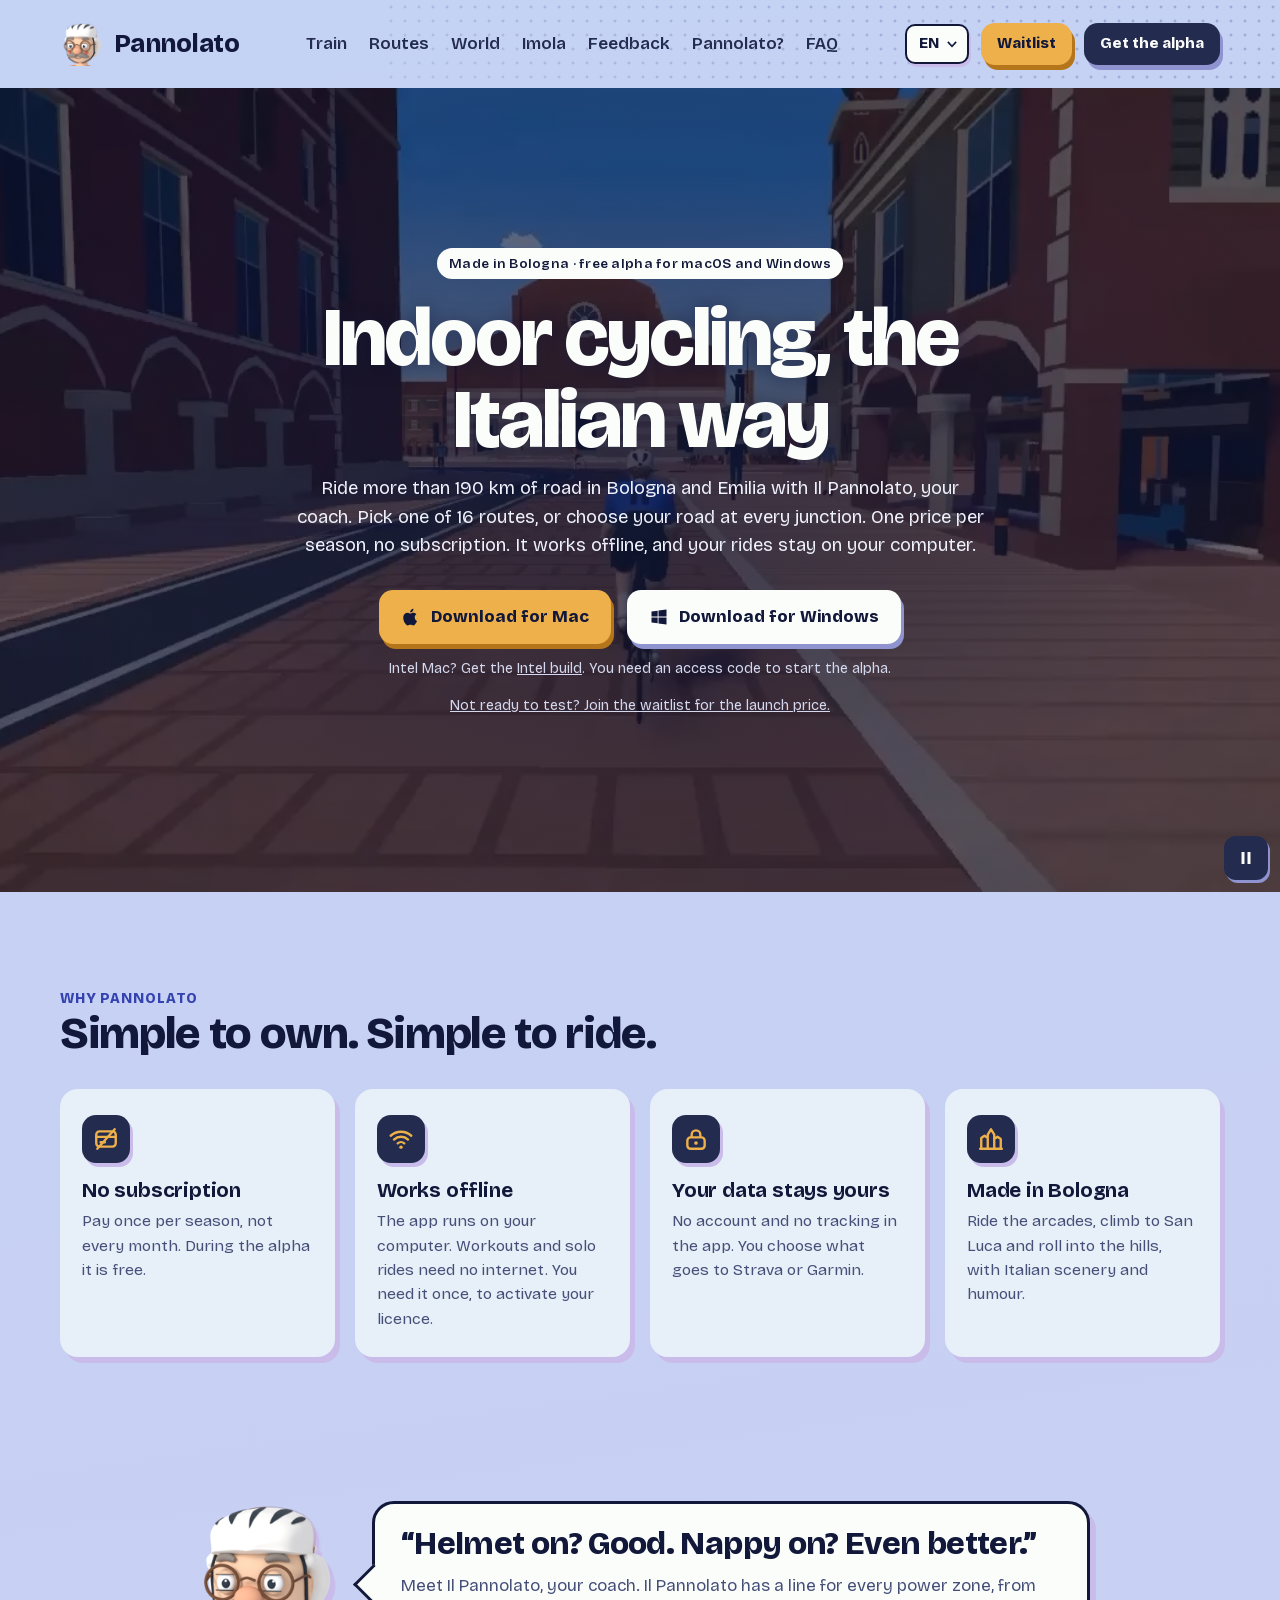
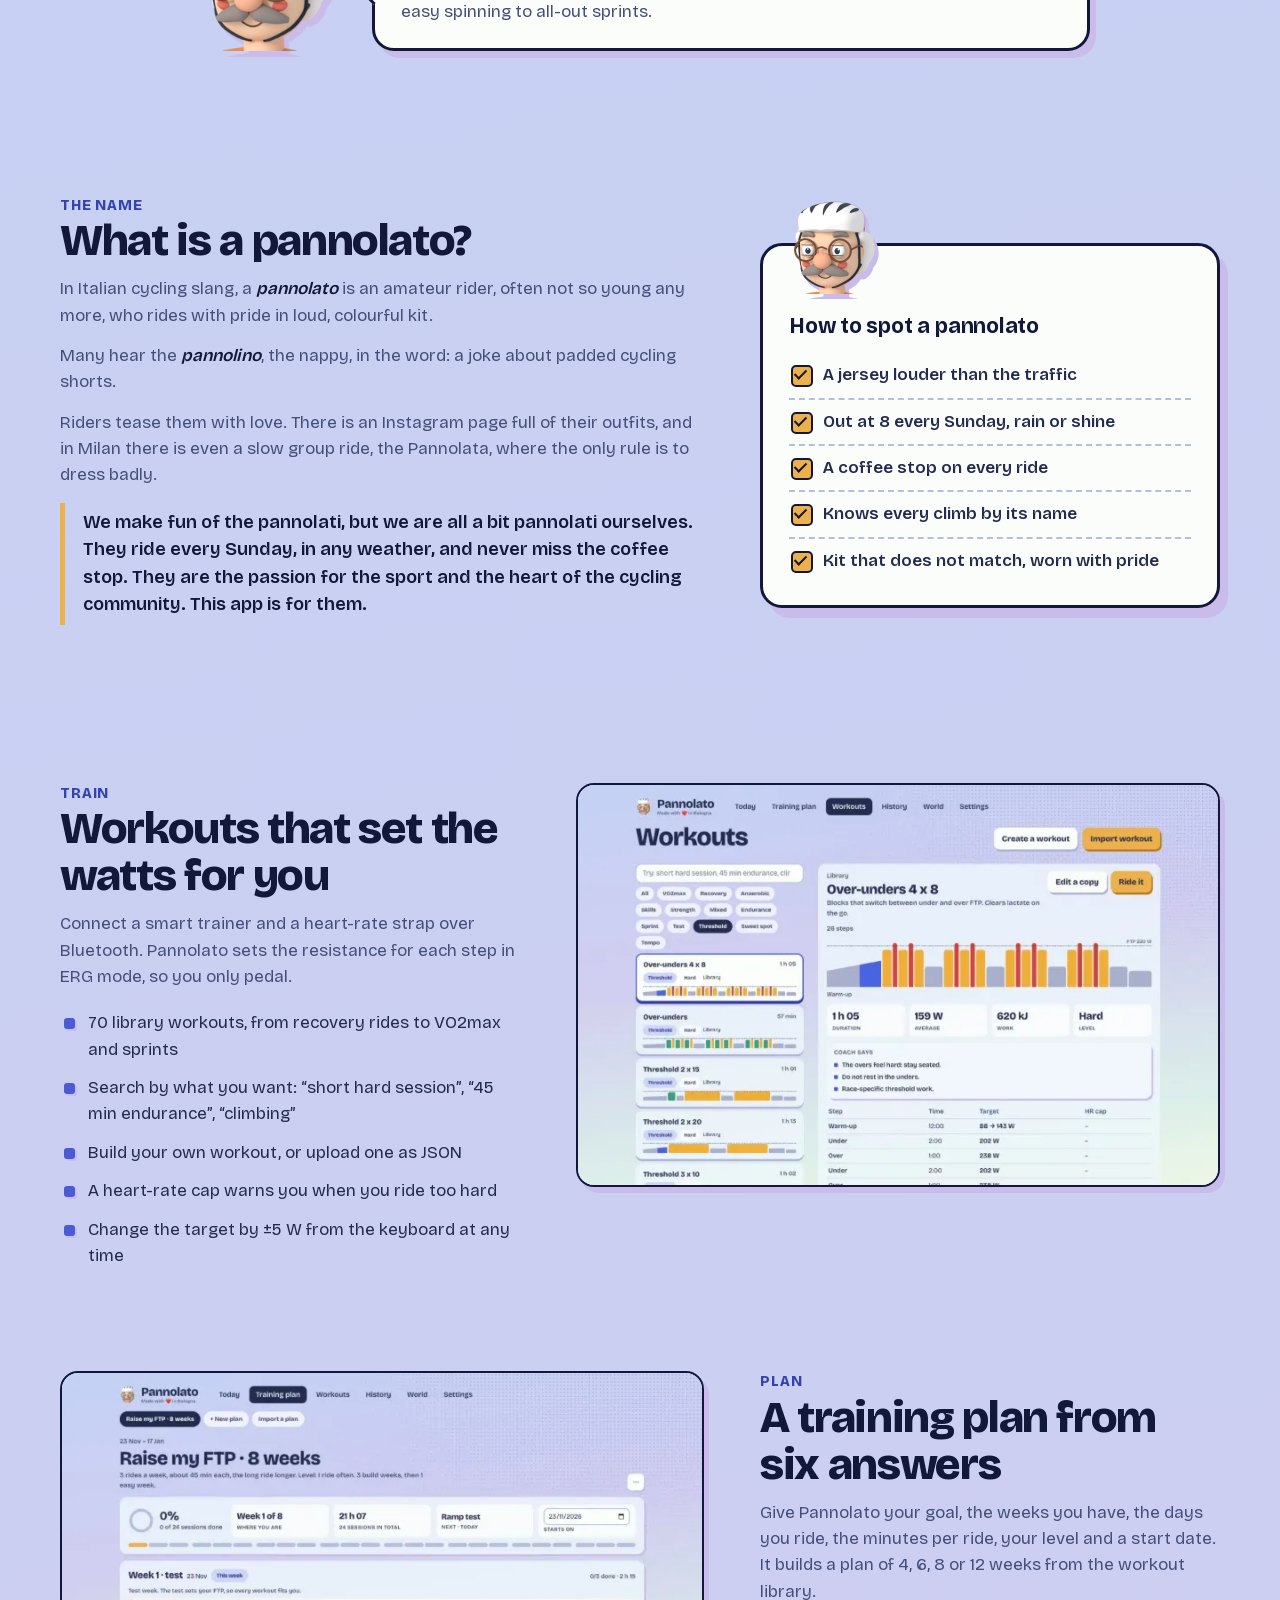
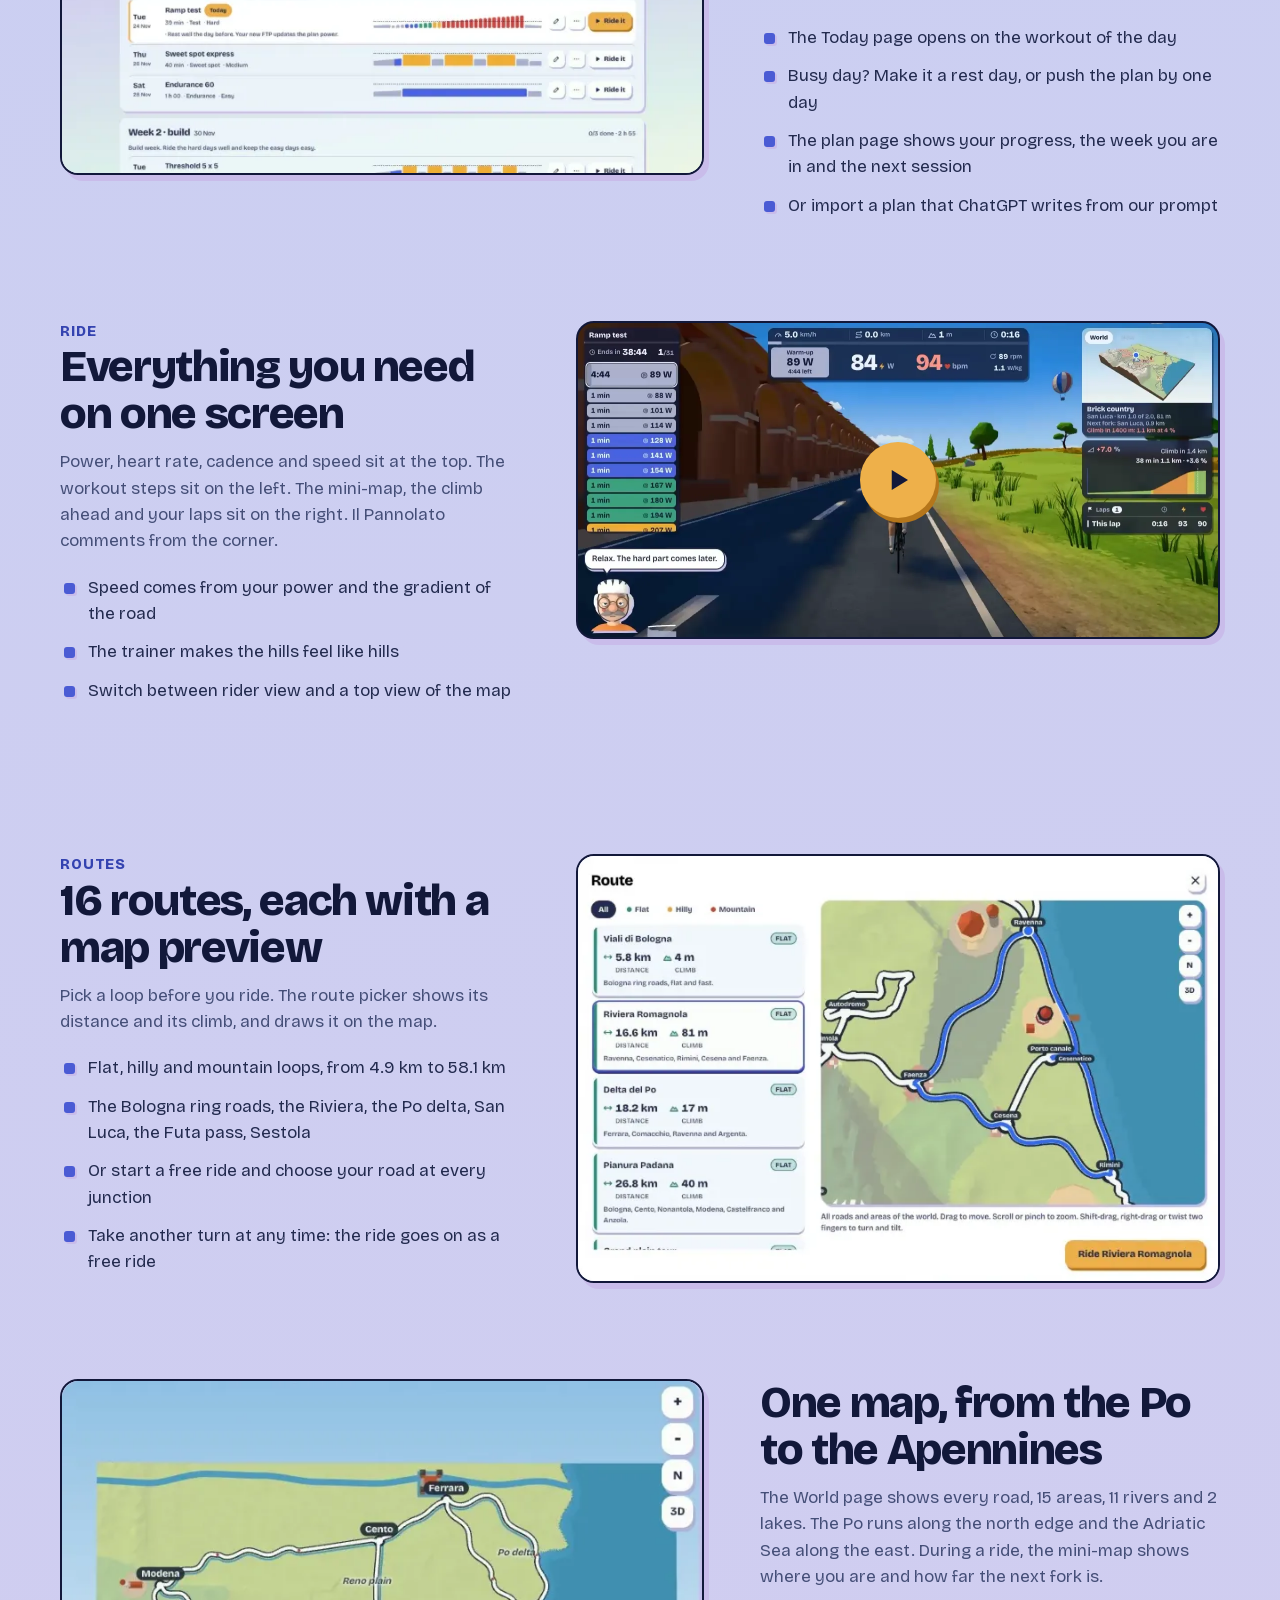
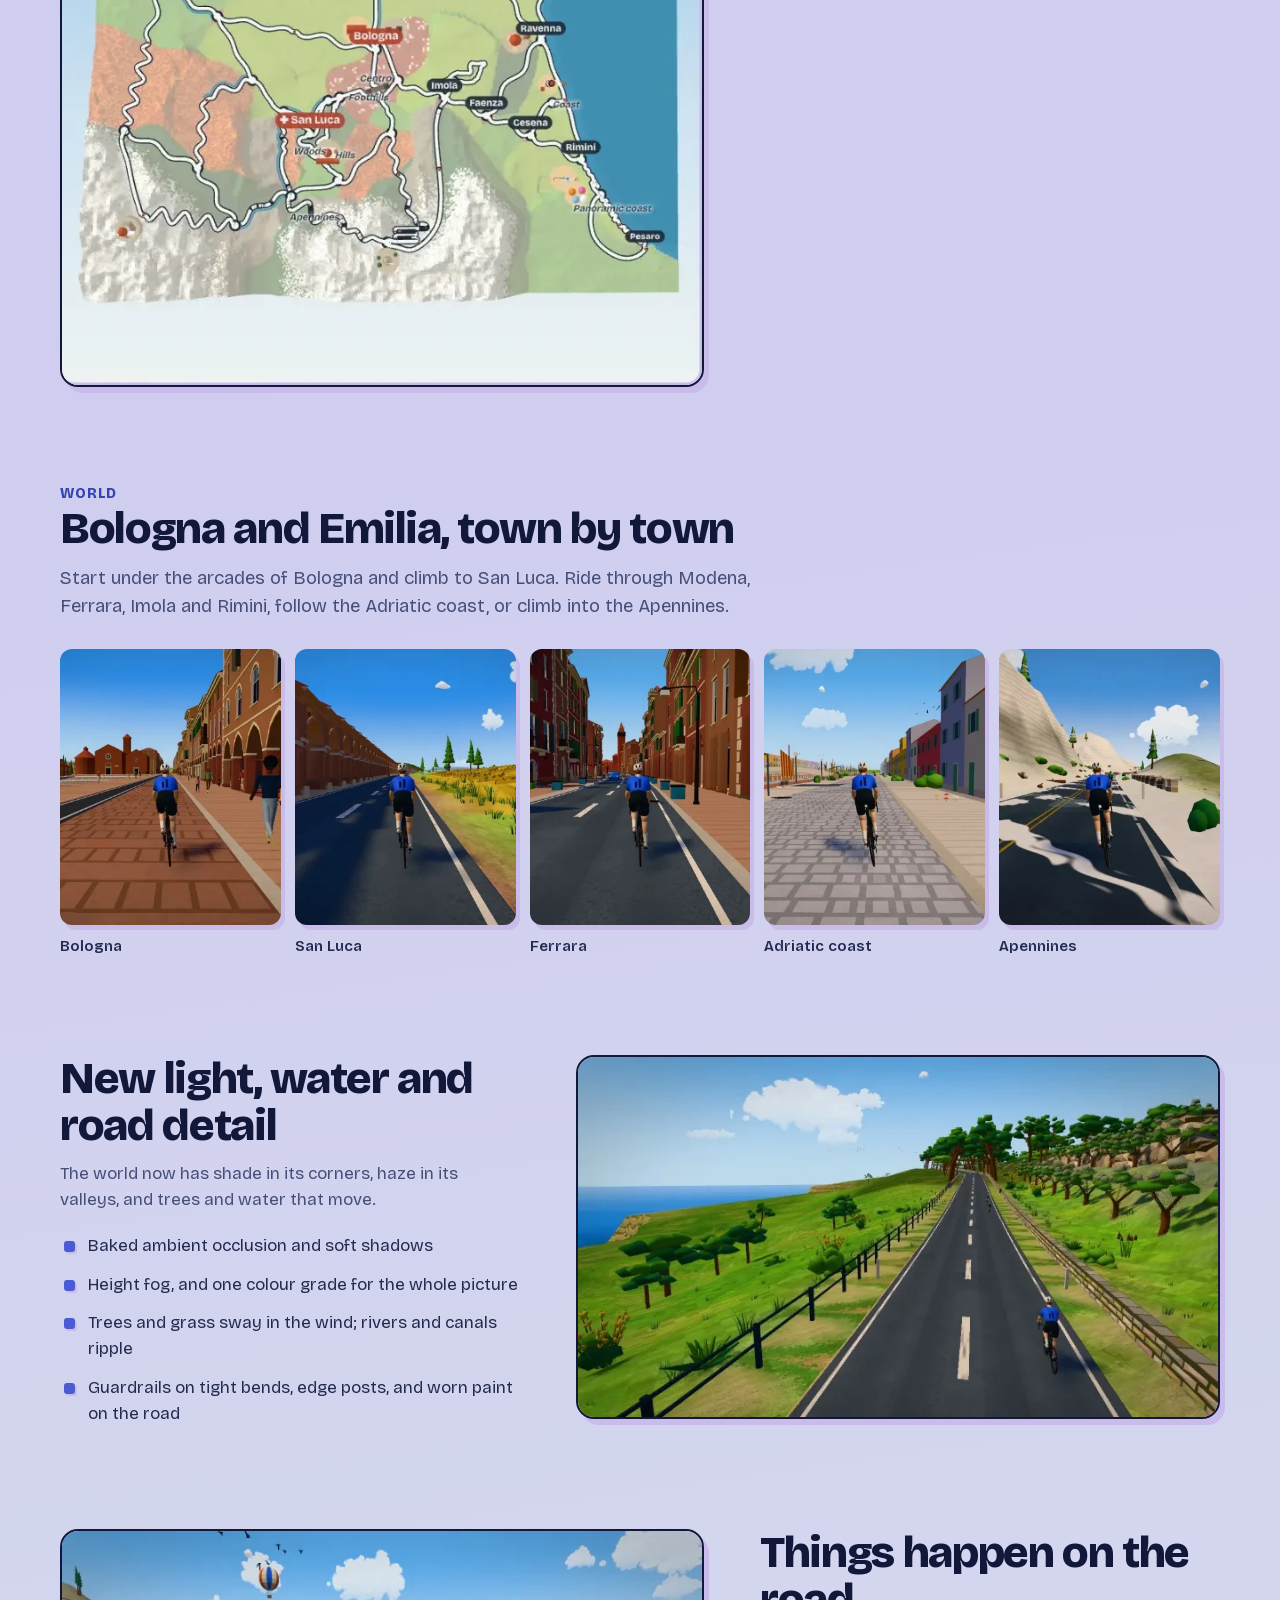
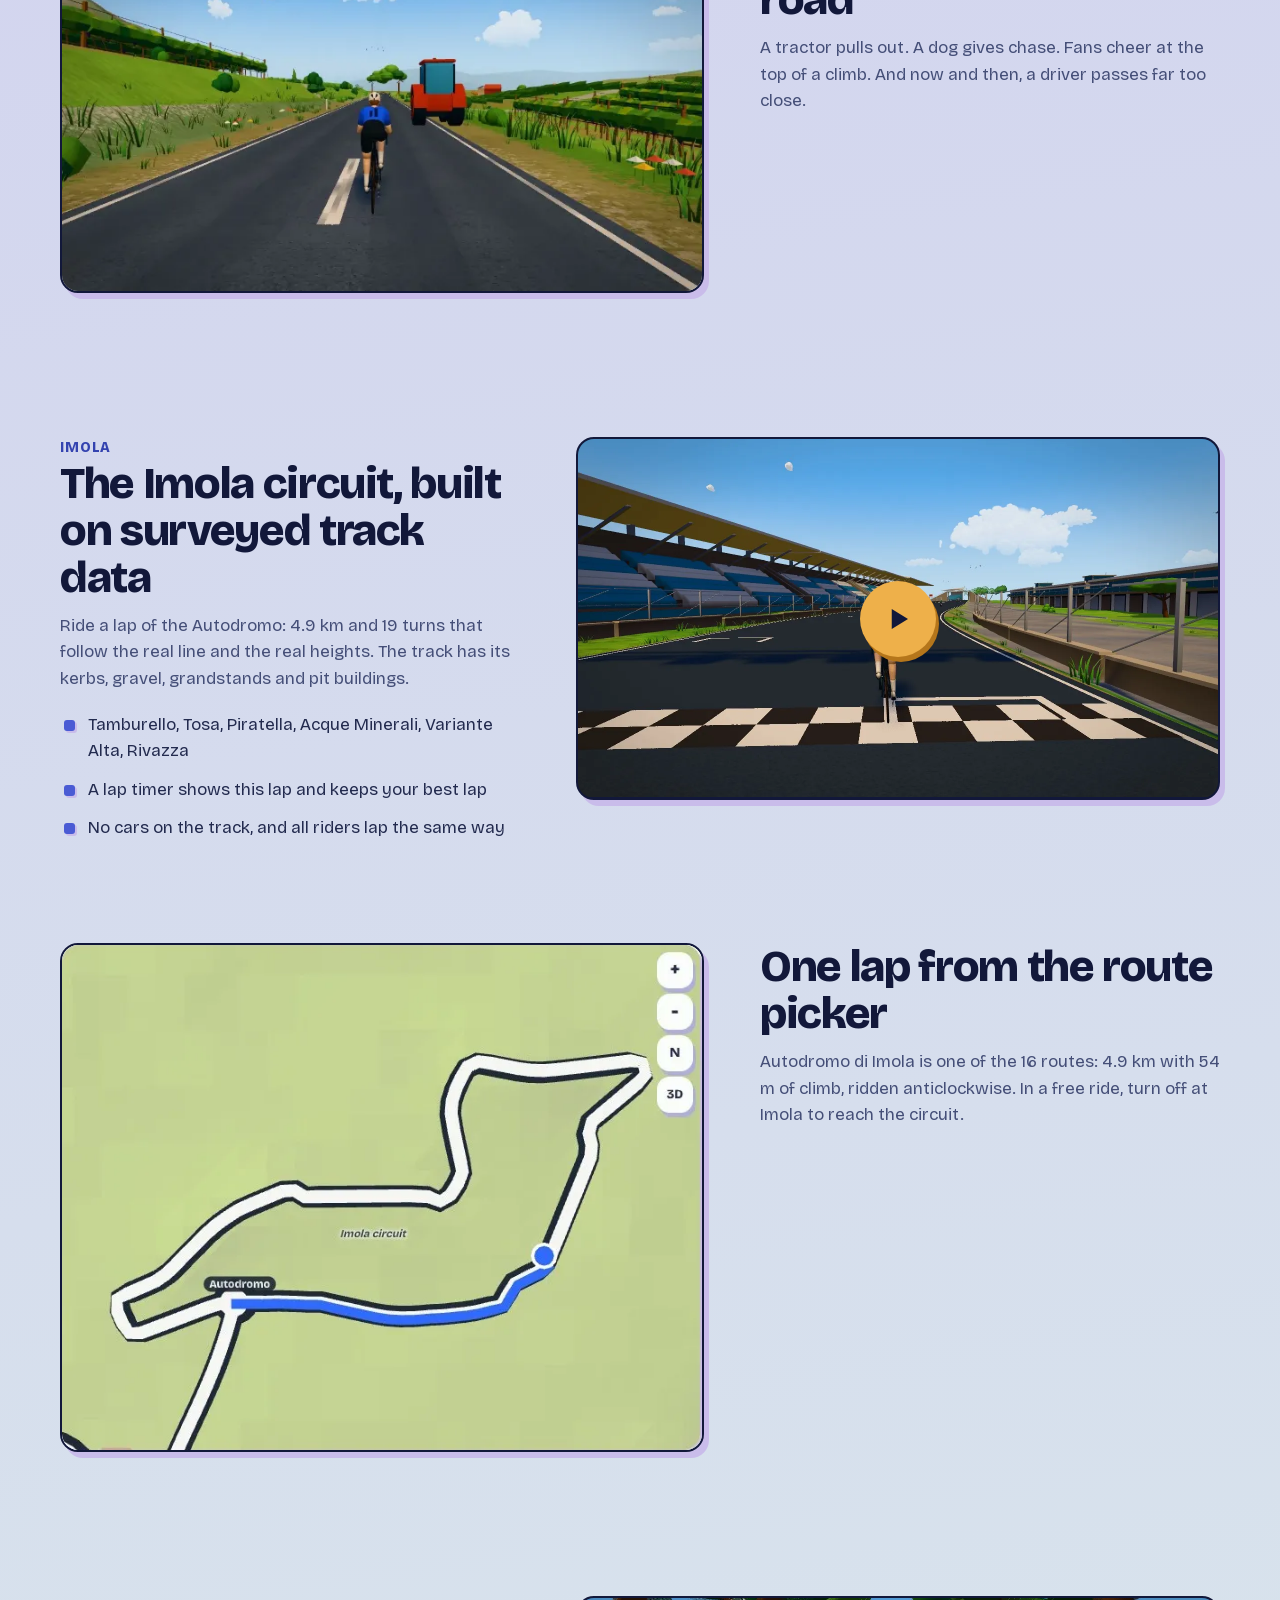
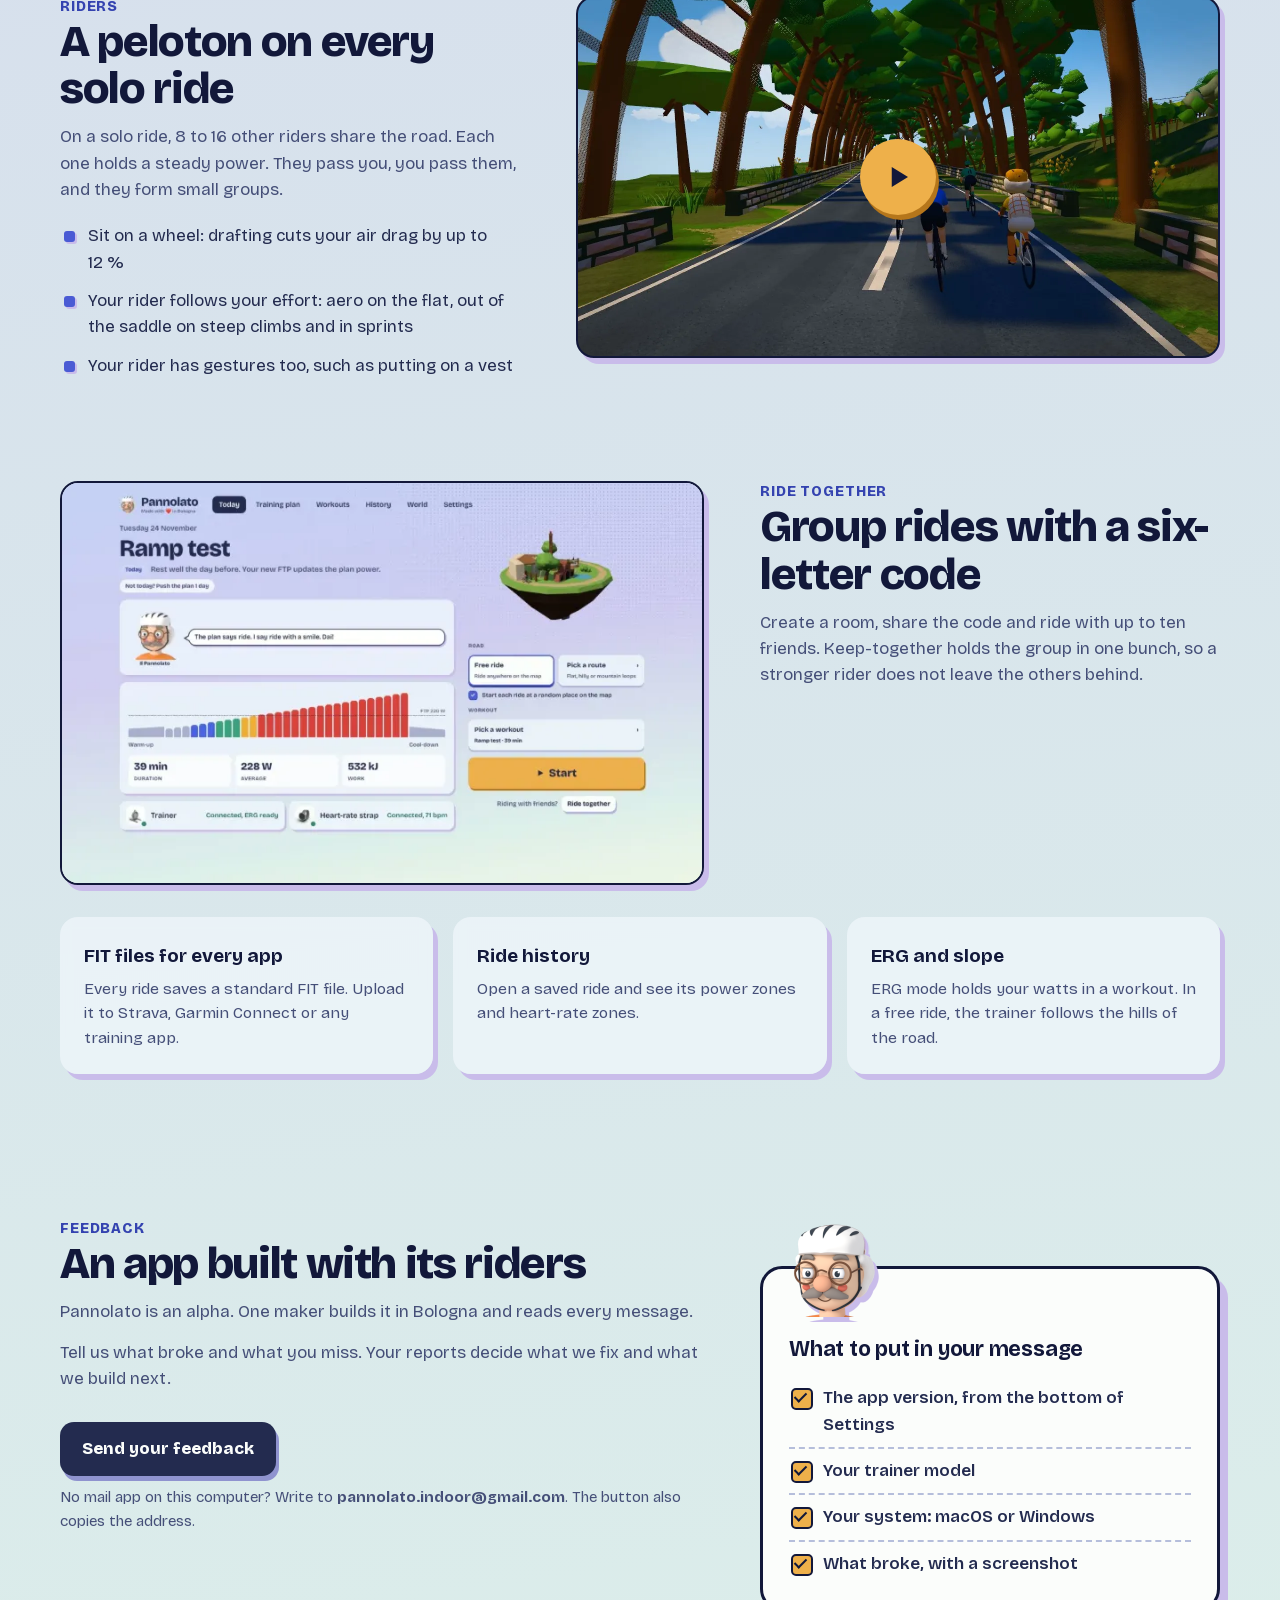
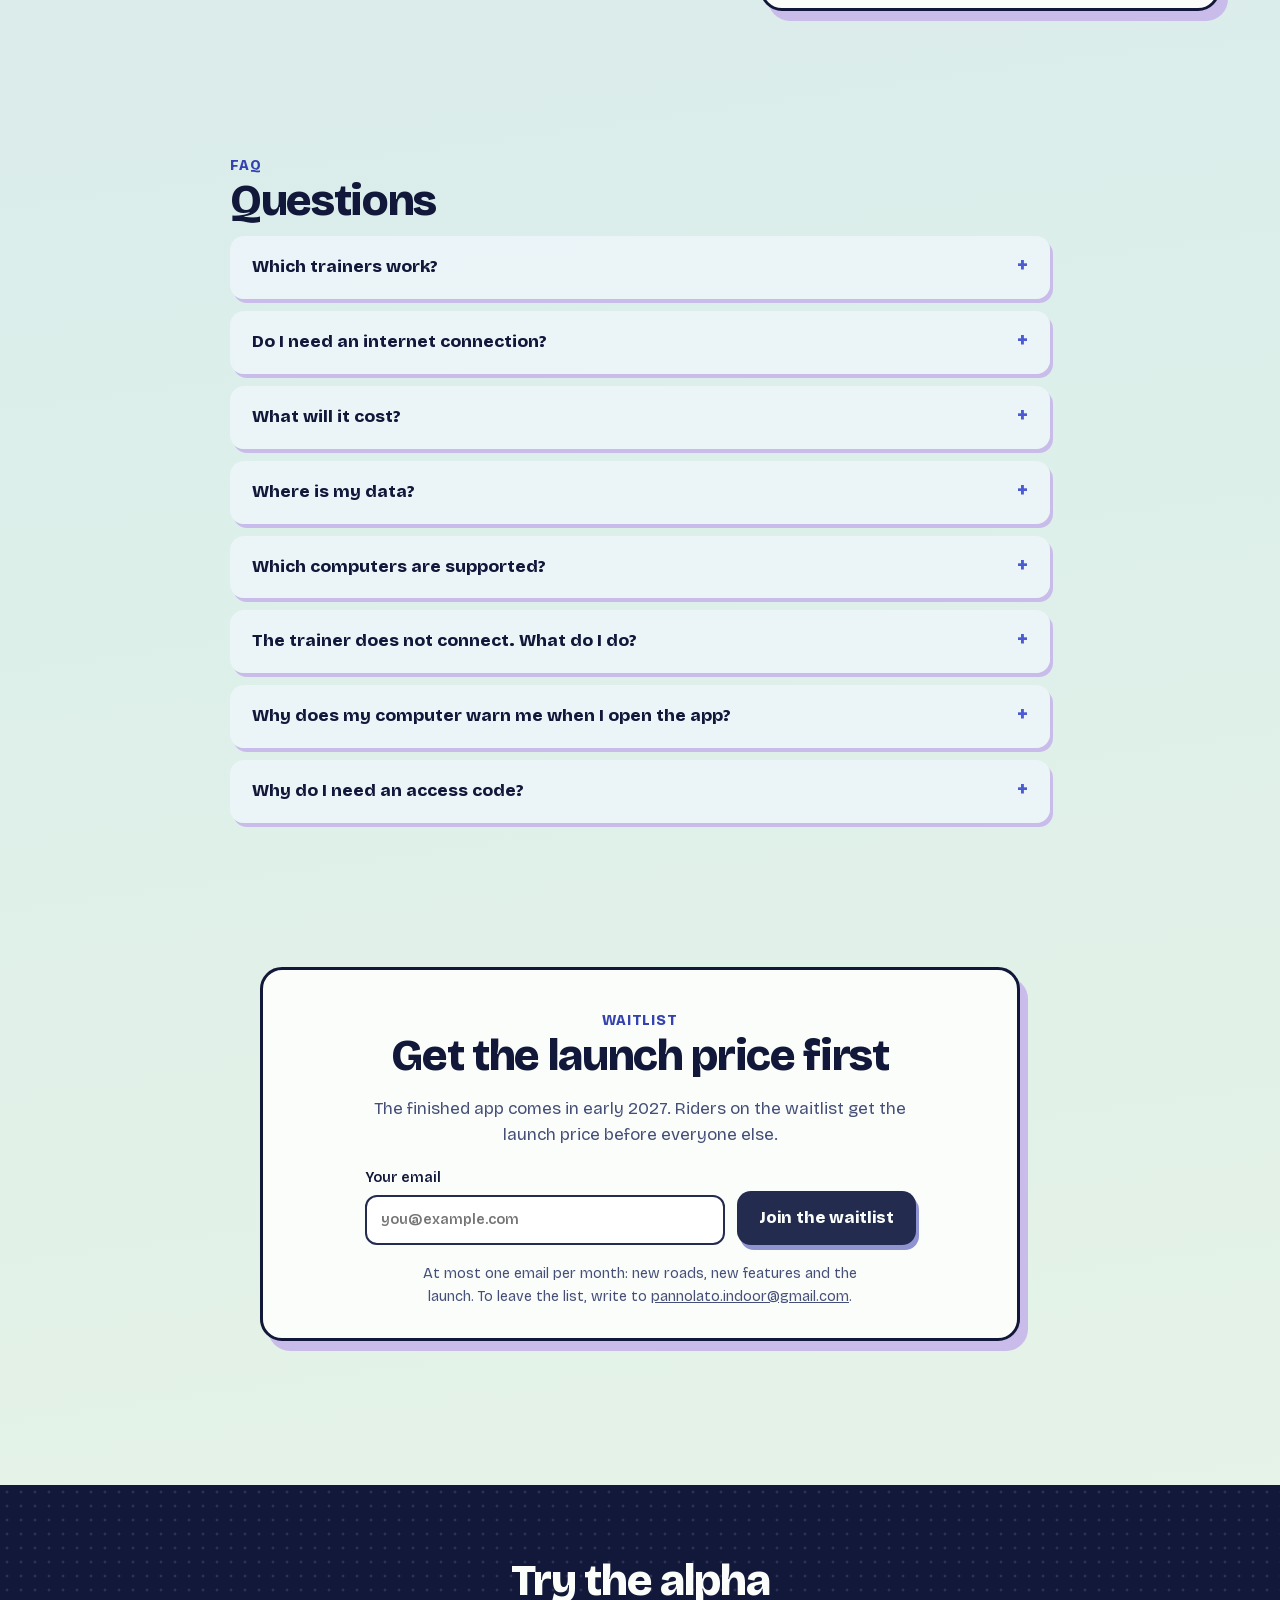
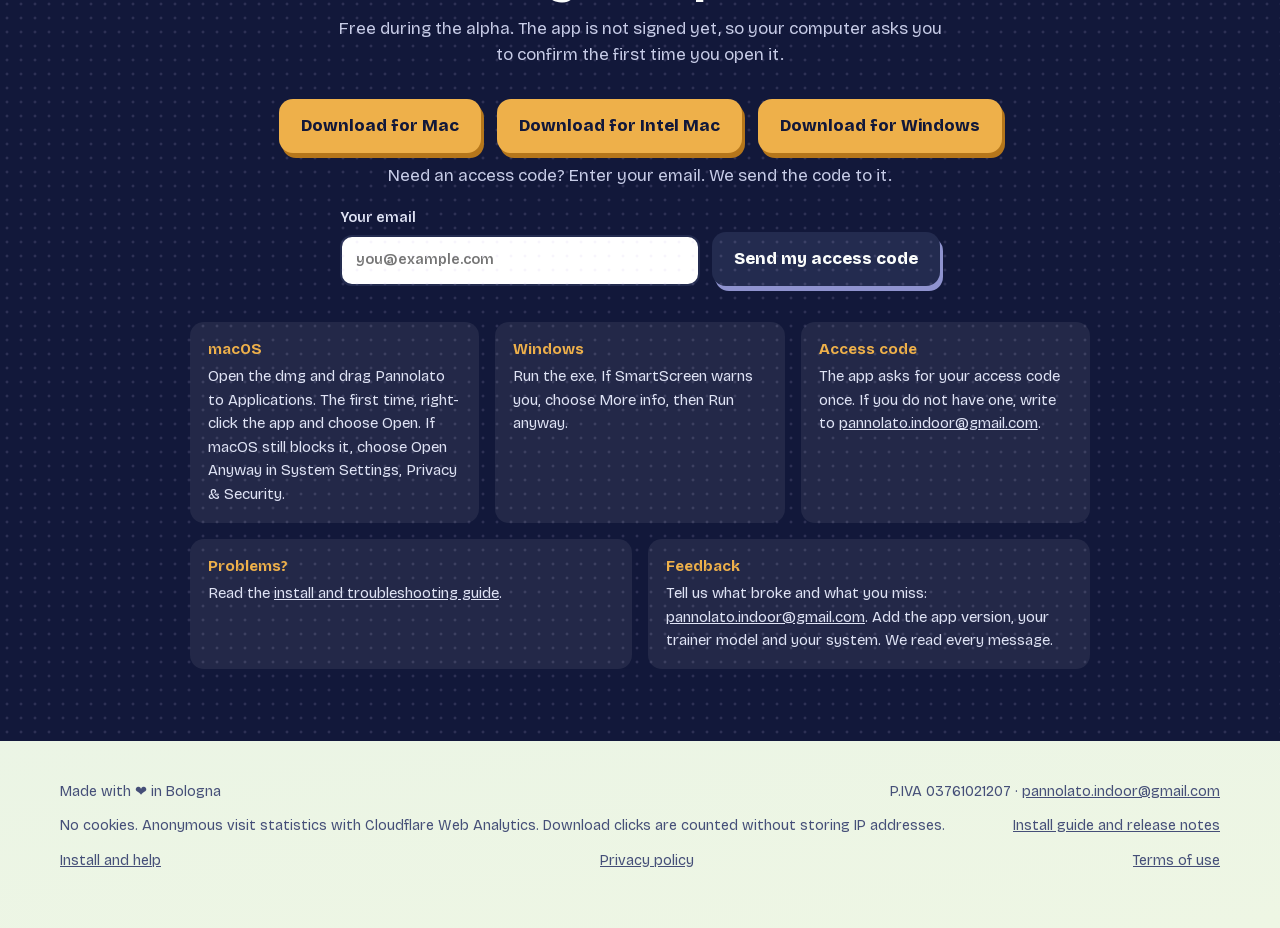
<file: index.html>
<!doctype html>
<html lang="en" data-type="software">
<head>
<meta charset="utf-8">
<meta name="viewport" content="width=device-width, initial-scale=1">
<title>Pannolato: indoor cycling, the Italian way</title>
<meta name="description" content="Indoor cycling app for macOS and Windows. Ride more than 190 km of road in Bologna and Emilia: 16 routes, the Imola circuit, the Adriatic coast and the Apennines. No subscription, works offline, your data stays on your computer.">
<link rel="canonical" href="https://filippoboiani.github.io/pannolato-releases/">
<meta name="page-type" content="software">
<meta name="site-kind" content="software">
<meta property="og:title" content="Pannolato">
<meta property="og:description" content="Indoor cycling, the Italian way. No subscription, works offline, your data stays yours.">
<meta property="og:image" content="https://filippoboiani.github.io/pannolato-releases/media/ride.jpg">
<link rel="icon" href="media/logo.png">
<script>document.documentElement.classList.add("m-enter")</script>
<link rel="preload" href="media/bricolage-latin.woff2" as="font" type="font/woff2" crossorigin>
<style>
  /* Self-hosted (SIL OFL): the page makes no calls to third parties. */
  @font-face {
    font-family: "Bricolage Grotesque"; font-style: normal; font-weight: 400 800; font-display: swap;
    src: url(media/bricolage-latin.woff2) format("woff2");
  }
  :root {
    color-scheme: light;
    --ink: #232b4f; --ink-dark: #12183a; --grey: #454f78; --line: #b5bedb;
    --panel: rgba(238, 245, 250, 0.84); --white: #fbfdfb;
    --blue: #4a5bd4; --mustard: #eeb04a; --mustard-dark: #b5761b; --print: #c9bcea;
    --strava: #e8622a; --green: #2f8a78;
    --dots: radial-gradient(circle, rgba(74, 80, 150, 0.30) 1.3px, transparent 1.7px);
    --sky: linear-gradient(172deg, #c4d2f4 0%, #d0cdf0 42%, #dcefea 82%, #eef6e4 100%);
    --radius: 18px;
    --shadow: 5px 6px 0 var(--print);
  }
  * { box-sizing: border-box; }
  body {
    margin: 0; color: var(--ink); background: var(--sky); background-color: #d0cdf0;
    font: 17px/1.55 "Bricolage Grotesque", system-ui, sans-serif;
    -webkit-font-smoothing: antialiased;
  }
  body::before {
    content: ""; position: fixed; inset: 0 0 auto 30%; height: 70vh; z-index: -1; pointer-events: none;
    background: var(--dots); background-size: 14px 14px;
    mask-image: linear-gradient(200deg, #000 10%, transparent 70%);
    -webkit-mask-image: linear-gradient(200deg, #000 10%, transparent 70%);
  }
  img, video { display: block; max-width: 100%; height: auto; }
  a { color: inherit; }
  .wrap { width: min(1160px, 100% - 32px); margin-inline: auto; }

  /* Header */
  header { padding: 22px 0; }
  header .wrap { display: flex; align-items: center; justify-content: space-between; gap: 16px; }
  .brand { display: flex; align-items: center; gap: 10px; text-decoration: none; }
  .brand img { width: 44px; height: 44px; }
  .brand b { font-size: 1.6rem; font-weight: 800; letter-spacing: -0.02em; color: var(--ink-dark); }
  nav { display: flex; gap: 22px; font-weight: 600; }
  nav a { text-decoration: none; }
  nav a:hover { color: var(--blue); }

  /* Buttons */
  .btn {
    display: inline-flex; align-items: center; gap: 10px; padding: 14px 22px; border-radius: 14px;
    font: inherit; font-weight: 800; font-size: 1.05rem; text-decoration: none; white-space: nowrap; border: 0; cursor: pointer;
    transition: transform 0.08s, box-shadow 0.08s;
  }
  .btn svg { width: 20px; height: 20px; flex: none; }
  .btn.primary { background: var(--mustard); color: var(--ink-dark); box-shadow: 3px 5px 0 var(--mustard-dark); }
  .btn.dark { background: var(--ink); color: var(--white); box-shadow: 3px 5px 0 #8f93cf; }
  .btn.small { padding: 9px 16px; font-size: 0.95rem; }
  .access-form { display: flex; flex-wrap: wrap; gap: 12px; justify-content: center; margin: 18px 0; }
  .access-form { align-items: flex-end; }
  .access-form input[type="email"] { padding: 12px 14px; font: inherit; border: 2px solid var(--ink); border-radius: 12px; }
  .access-form .hp { position: absolute; left: -9999px; }
  #access-msg:empty, #wait-msg:empty { display: none; }
  .fb-note { font-size: 0.95rem; margin-top: 4px; }
  .wl { max-width: 760px; margin-inline: auto; text-align: center; background: var(--white); border: 3px solid var(--ink-dark); border-radius: 22px; padding: 40px 28px 30px; box-shadow: 8px 10px 0 var(--print); }
  .wl > p { color: var(--grey); max-width: 52ch; margin-inline: auto; }
  .wl .wl-count { color: var(--ink-dark); margin-top: 0; }
  .wl .wl-small { font-size: 0.9rem; margin-bottom: 0; }
  #fb-msg { font-weight: 700; color: var(--ink-dark); }
  .btn:hover { transform: translate(1px, 2px); }
  .btn:active { transform: translate(2px, 4px); box-shadow: 1px 1px 0 var(--mustard-dark); }
  .btn.dark:active { box-shadow: 1px 1px 0 #8f93cf; }
  .btn:focus-visible, nav a:focus-visible { outline: 3px solid var(--blue); outline-offset: 3px; }

  /* Hero */
  .hero { padding: 0 0 24px; text-align: center; }
  /* The hero is one full-width stage: the clip fills it, a dark veil keeps the text readable. */
  .stage { position: relative; display: grid; place-items: center; min-height: min(820px, 100svh - 96px); isolation: isolate; overflow: hidden; background: var(--ink-dark); }
  .stage > video { position: absolute; inset: 0; width: 100%; height: 100%; object-fit: cover; z-index: -2; }
  .stage::before { content: ""; position: absolute; inset: 0; z-index: -1; background: radial-gradient(ellipse at center, rgba(18, 24, 58, 0.74), rgba(18, 24, 58, 0.5)); }
  .over { padding: 56px 24px; width: min(1160px, 100%); }
  .stage h1 { color: var(--white); text-shadow: 0 2px 18px rgba(18, 24, 58, 0.5); }
  .stage .lede { color: #eef0fb; }
  .stage .note { color: #d5d9f0; }
  .stage .tag { background: var(--white); color: var(--ink-dark); }
  .stage .btn.dark { background: var(--white); color: var(--ink-dark); }
  .stage .pause[aria-pressed="true"] { inset: auto 12px 12px auto; margin: 0; width: 44px; height: 44px; border-radius: 12px; background: var(--ink); color: var(--white); box-shadow: 2px 3px 0 #8f93cf; }
  .stage .pause[aria-pressed="true"] svg { width: 18px; height: 18px; }
  .tag {
    display: inline-block; padding: 5px 12px; border-radius: 999px; background: var(--ink); color: var(--white);
    font-size: 0.85rem; font-weight: 600; letter-spacing: 0.02em;
  }
  h1 {
    margin: 18px auto 14px; max-width: 14ch; color: var(--ink-dark);
    font-size: clamp(2.6rem, 7vw, 5.2rem); line-height: 0.98; font-weight: 800; letter-spacing: -0.035em;
  }
  .lede { max-width: 58ch; margin: 0 auto; color: var(--grey); font-size: 1.15rem; }
  .ctas { display: flex; flex-wrap: wrap; justify-content: center; gap: 16px; margin: 30px 0 10px; }
  .note { color: var(--grey); font-size: 0.9rem; }

  .frame {
    border-radius: var(--radius); overflow: hidden; background: var(--ink-dark);
    border: 3px solid var(--ink-dark); box-shadow: 8px 10px 0 var(--print);
  }
  .video { margin: 44px auto 0; max-width: 1040px; aspect-ratio: 16 / 9; position: relative; }
  .video video { width: 100%; height: 100%; object-fit: cover; }

  /* Feature rows */
  section { padding: 72px 0; }
  h2 {
    margin: 0 0 12px; color: var(--ink-dark); font-size: clamp(1.9rem, 4vw, 2.8rem);
    line-height: 1.05; font-weight: 800; letter-spacing: -0.03em;
  }
  .kicker { color: #3443b0; font-weight: 800; font-size: 0.9rem; letter-spacing: 0.06em; text-transform: uppercase; }
  .row { display: grid; grid-template-columns: 5fr 7fr; gap: 56px; align-items: start; }
  .row + .row { margin-top: 96px; }
  .row.flip { grid-template-columns: 7fr 5fr; }
  .row.flip .text { order: 2; }
  .text p { color: var(--grey); margin: 0 0 14px; }
  .text ul { margin: 0; padding: 0; list-style: none; }
  .text li { padding: 6px 0 6px 28px; position: relative; }
  .text li::before {
    content: ""; position: absolute; left: 4px; top: 14px; width: 11px; height: 11px;
    border-radius: 3px; background: var(--blue); box-shadow: 2px 2px 0 var(--print);
  }
  .shot { border-width: 2px; box-shadow: var(--shadow); background: var(--white); }
  /* Clips: a looped, muted video in a frame, with a pause button. */
  .clip { position: relative; aspect-ratio: 16 / 9; background: var(--ink-dark); }
  .clip video { width: 100%; height: 100%; object-fit: cover; }
  .pause {
    position: absolute; right: 12px; bottom: 12px; width: 44px; height: 44px; border: 0; border-radius: 12px; cursor: pointer;
    background: var(--ink); color: var(--white); display: grid; place-items: center; box-shadow: 2px 3px 0 #8f93cf;
  }
  .pause svg { width: 18px; height: 18px; }
  .pause .play, .pause[aria-pressed="true"] .stop { display: none; }
  .pause[aria-pressed="true"] .play { display: block; }
  .pause[aria-pressed="true"] { inset: 0; margin: auto; width: 76px; height: 76px; border-radius: 50%; background: var(--mustard); color: var(--ink-dark); box-shadow: 3px 5px 0 var(--mustard-dark); }
  .pause[aria-pressed="true"] svg { width: 30px; height: 30px; }
  .pause:focus-visible { outline: 3px solid var(--mustard); outline-offset: 3px; }
  /* The hero enters once on load. */
  @keyframes enter { from { opacity: 0; transform: translateY(14px); } }
  .m-enter [data-enter] > * { animation: enter 0.5s ease-out both; }
  .m-enter [data-enter] > :nth-child(n+3) { animation-delay: 0.08s; }
  .m-enter [data-enter] > :nth-child(n+5) { animation-delay: 0.16s; }
  .field { display: flex; flex-direction: column; gap: 6px; flex: 1 1 240px; max-width: 360px; text-align: left; font-weight: 600; font-size: 0.9rem; color: #dfe3f5; }
  .field input { width: 100%; }
  .wl .field { color: var(--ink-dark); }

  /* Easter egg: click the logo three times. A reckless driver passes. */
  #egg { position: fixed; left: 0; bottom: 18px; z-index: 50; pointer-events: none; display: none; width: 190px; transform: translateX(-220px); }
  #egg.go { display: block; animation: egg-pass 3.2s cubic-bezier(.3,.1,.5,1) forwards; }
  #egg span { position: absolute; left: 10px; bottom: 82px; background: var(--white); color: var(--ink, #1a1a1a); border: 2px solid currentColor; border-radius: 12px; padding: 4px 10px; font-weight: 700; font-size: 0.9rem; white-space: nowrap; }
  #egg svg { display: block; width: 190px; animation: egg-swerve .5s ease-in-out 3; }
  @keyframes egg-pass { to { transform: translateX(calc(100vw + 40px)); } }
  @keyframes egg-swerve { 50% { transform: translateY(-14px) rotate(-3deg); } }
  @media (prefers-reduced-motion: reduce) { #egg.go { animation-duration: 6s; } #egg svg { animation: none; } }

  /* Scenery strip */
  .scenery { padding-top: 24px; }
  .strip { display: grid; grid-template-columns: repeat(5, 1fr); gap: 14px; margin-top: 28px; }
  .strip figure { margin: 0; }
  .strip img { border-radius: 12px; aspect-ratio: 4 / 5; object-fit: cover; width: 100%; box-shadow: 4px 5px 0 var(--print); }
  .strip figcaption { margin-top: 10px; font-weight: 600; font-size: 0.95rem; }

  /* Small cards */
  .cards { display: grid; grid-template-columns: repeat(3, 1fr); gap: 20px; margin-top: 32px; }
  .card {
    background: var(--panel); border-radius: var(--radius); padding: 24px; box-shadow: var(--shadow);
    backdrop-filter: blur(6px); -webkit-backdrop-filter: blur(6px);
  }
  .card h3 { margin: 0 0 6px; font-size: 1.2rem; color: var(--ink-dark); }
  .card p { margin: 0; color: var(--grey); font-size: 0.98rem; }

  /* Download */
  .download { text-align: center; padding-bottom: 0; }
  .download .panel {
    background: var(--ink-dark); color: var(--white); padding: 72px 0;
    position: relative; overflow: hidden;
  }
  .download .panel::before {
    content: ""; position: absolute; inset: 0; opacity: 0.25; pointer-events: none;
    background: radial-gradient(circle, rgba(201, 188, 234, 0.6) 1.3px, transparent 1.7px); background-size: 14px 14px;
  }
  .download h2 { color: var(--white); position: relative; }
  .download p { color: #c6cbe6; max-width: 56ch; margin: 0 auto; position: relative; }
  .download .ctas { position: relative; }
  .steps { display: grid; grid-template-columns: repeat(6, 1fr); gap: 16px; margin: 36px auto 0; max-width: 900px; text-align: left; position: relative; }
  .steps div { background: rgba(255, 255, 255, 0.07); border-radius: 14px; padding: 16px 18px; font-size: 0.95rem; color: #dfe3f5; }
  .steps div { grid-column: span 2; }
  .steps div:nth-child(n+4) { grid-column: span 3; }
  .steps b { display: block; color: var(--mustard); margin-bottom: 4px; }

  /* Value pillars */
  .pillars { display: grid; grid-template-columns: repeat(4, 1fr); gap: 20px; margin-top: 32px; }
  .pillar { background: var(--panel); border-radius: var(--radius); padding: 26px 22px; box-shadow: var(--shadow); }
  .pillar .icon {
    width: 48px; height: 48px; border-radius: 14px; display: grid; place-items: center; margin-bottom: 16px;
    background: var(--ink); color: var(--mustard); box-shadow: 3px 4px 0 var(--print);
  }
  .pillar .icon svg { width: 26px; height: 26px; }
  .pillar h3 { margin: 0 0 6px; font-size: 1.3rem; line-height: 1.15; color: var(--ink-dark); letter-spacing: -0.01em; }
  .pillar p { margin: 0; color: var(--grey); font-size: 0.98rem; }

  /* Coach */
  .coach { display: grid; grid-template-columns: auto 1fr; gap: 32px; align-items: center; max-width: 900px; margin: 0 auto; }
  .coach img { width: 150px; height: 150px; filter: drop-shadow(5px 6px 0 var(--print)); }
  .bubble {
    position: relative; background: var(--white); border: 3px solid var(--ink-dark); border-radius: 22px;
    padding: 22px 26px; box-shadow: 6px 7px 0 var(--print);
  }
  .bubble::before {
    content: ""; position: absolute; left: -16px; top: 46%; width: 26px; height: 26px; background: var(--white);
    border-left: 3px solid var(--ink-dark); border-bottom: 3px solid var(--ink-dark); transform: rotate(45deg);
  }
  .bubble q { display: block; font-size: clamp(1.4rem, 3vw, 2rem); font-weight: 800; line-height: 1.15; color: var(--ink-dark); letter-spacing: -0.02em; quotes: "\201C" "\201D"; }
  .bubble p { margin: 10px 0 0; color: var(--grey); }

  /* FAQ */
  .faq { max-width: 820px; }
  .faq details { background: var(--panel); border-radius: 14px; padding: 4px 22px; margin-top: 12px; box-shadow: 3px 4px 0 var(--print); }
  .faq summary { cursor: pointer; padding: 14px 0; font-weight: 800; font-size: 1.08rem; color: var(--ink-dark); list-style: none; display: flex; justify-content: space-between; gap: 16px; }
  .faq summary::-webkit-details-marker { display: none; }
  .faq summary::after { content: "+"; font-size: 1.4rem; line-height: 1; color: var(--blue); }
  .faq details[open] summary::after { content: "\2212"; }
  .faq summary:focus-visible { outline: 3px solid var(--blue); outline-offset: 4px; border-radius: 6px; }
  .faq details p { margin: 0 0 16px; color: var(--grey); }
  code { font-size: 0.9em; background: rgba(255,255,255,0.7); padding: 1px 6px; border-radius: 6px; }

  /* What is a pannolato */
  .what-grid { display: grid; grid-template-columns: 7fr 5fr; gap: 56px; align-items: start; }
  .what .text p { color: var(--grey); margin: 0 0 14px; }
  .what em { font-style: italic; color: var(--ink-dark); font-weight: 600; }
  .what .closing {
    margin-top: 22px; padding: 6px 0 6px 18px; border-left: 5px solid var(--mustard);
    color: var(--ink-dark) !important; font-size: 1.15rem; font-weight: 600; line-height: 1.5;
  }
  .guide { position: relative; background: var(--white); border: 3px solid var(--ink-dark); border-radius: 22px; padding: 64px 26px 22px; box-shadow: 8px 10px 0 var(--print); margin-top: 48px; }
  .guide img { position: absolute; top: -48px; left: 22px; width: 96px; height: 96px; filter: drop-shadow(4px 5px 0 var(--print)); }
  .guide h3 { margin: 0 0 10px; font-size: 1.35rem; color: var(--ink-dark); letter-spacing: -0.01em; }
  .guide ul { margin: 0; padding: 0; list-style: none; }
  .guide li { padding: 9px 0 9px 34px; position: relative; border-top: 2px dashed var(--line); font-weight: 600; }
  .guide li:first-child { border-top: 0; }
  .guide li::before {
    content: ""; position: absolute; left: 2px; top: 12px; width: 18px; height: 18px; border-radius: 5px;
    border: 2.5px solid var(--ink-dark); background: var(--mustard);
  }
  .guide li::after {
    content: ""; position: absolute; left: 8px; top: 14px; width: 5px; height: 10px;
    border: solid var(--ink-dark); border-width: 0 2.5px 2.5px 0; transform: rotate(45deg);
  }

  /* Language switcher */
  .head-end { display: flex; align-items: center; gap: 12px; }
  .lang {
    appearance: none; -webkit-appearance: none; font: inherit; font-weight: 800; font-size: 0.9rem; color: var(--ink-dark);
    background: var(--white) url("data:image/svg+xml,%3Csvg xmlns='http://www.w3.org/2000/svg' viewBox='0 0 12 8'%3E%3Cpath d='M1 1l5 5 5-5' stroke='%2312183a' stroke-width='2' fill='none'/%3E%3C/svg%3E") no-repeat right 10px center / 10px;
    border: 2px solid var(--ink-dark); border-radius: 10px; padding: 7px 28px 7px 12px; cursor: pointer; box-shadow: 2px 3px 0 var(--print);
  }
  .lang:focus-visible { outline: 3px solid var(--blue); outline-offset: 2px; }
  a:focus-visible, button:focus-visible, select:focus-visible, summary:focus-visible { outline: 3px solid var(--blue); outline-offset: 3px; }

  footer { padding: 40px 0 56px; color: var(--grey); font-size: 0.9rem; }
  footer .wrap { display: flex; flex-wrap: wrap; justify-content: space-between; gap: 12px; }

  @media (max-width: 1200px) { nav { display: none; } }
  @media (max-width: 900px) {
    .row, .row.flip { grid-template-columns: 1fr; gap: 28px; }
    .row.flip .text { order: 0; }
    .row + .row { margin-top: 64px; }
    .strip { grid-template-columns: repeat(2, minmax(0, 1fr)); }
    .strip figure:last-child { grid-column: 1 / -1; }
    nav { gap: 14px; }
    nav a { white-space: nowrap; }
    .cards, .steps { grid-template-columns: 1fr; }
    .steps div, .steps div:nth-child(n+4) { grid-column: auto; }
    .pillars { grid-template-columns: 1fr 1fr; }
    .what-grid { grid-template-columns: 1fr; gap: 24px; }
    .coach { grid-template-columns: 1fr; justify-items: center; text-align: center; }
    .coach img { width: 110px; height: 110px; }
    .bubble::before { left: 50%; top: -16px; margin-left: -13px; transform: rotate(135deg); }
    section { padding: 52px 0; }
  }
  @media (max-width: 560px) {
    nav { display: none; }
    .ctas .btn { width: 100%; justify-content: center; }
    .ctas { flex-direction: column; align-items: stretch; }
    .stage { min-height: 0; }
    .over { padding: 36px 16px 64px; }
    .pillars { grid-template-columns: 1fr; }
    .head-end .btn { display: none; }
    .download { text-align: start; }
    .lang { min-height: 44px; }
    footer a { display: inline-flex; align-items: center; min-height: 44px; }
  }
  @media (prefers-reduced-motion: reduce) {
    .btn { transition: none; }
    .m-enter [data-enter] > * { animation: none; }
  }
</style>
</head>
<body>
<div id="egg" aria-hidden="true"><span data-i18n>Beep beep! I am riding here!</span>
<svg viewBox="0 0 190 80"><path d="M10 56 L16 36 Q20 28 32 28 L62 14 Q70 10 84 10 L130 10 Q142 10 150 20 L166 34 Q180 38 182 50 L182 58 Z" fill="#b9b6ad" stroke="#222" stroke-width="3" stroke-linejoin="round"/><path d="M70 18 L86 18 L86 34 L52 34 Z M94 18 L128 18 L146 34 L94 34 Z" fill="#1d2a30" stroke="#222" stroke-width="2"/><rect x="8" y="42" width="8" height="8" rx="2" fill="#d33"/><circle cx="46" cy="60" r="14" fill="#222"/><circle cx="46" cy="60" r="6" fill="#999"/><circle cx="146" cy="60" r="14" fill="#222"/><circle cx="146" cy="60" r="6" fill="#999"/></svg></div>

<header id="top">
  <div class="wrap">
    <a class="brand" href="#top"><img src="media/logo.png" alt="" width="44" height="44"><b>Pannolato</b></a>
    <nav aria-label="Sections">
      <a href="#train" data-i18n>Train</a>
      <a href="#routes" data-i18n>Routes</a>
      <a href="#world" data-i18n>World</a>
      <a href="#imola" data-i18n>Imola</a>
      <a href="#feedback" data-i18n>Feedback</a>
      <a href="#pannolato" data-i18n>Pannolato?</a>
      <a href="#faq" data-i18n>FAQ</a>
    </nav>
    <div class="head-end">
      <select id="lang" class="lang" aria-label="Language">
        <option value="en">EN</option>
        <option value="it">IT</option>
        <option value="es">ES</option>
      </select>
      <a class="btn primary small" href="#waitlist" data-i18n>Waitlist</a>
      <a class="btn dark small" href="#download" data-i18n>Get the alpha</a>
    </div>
  </div>
</header>

<main>
  <div class="hero">
    <div class="stage">
      <video data-clip src="media/hero.mp4" poster="media/hero-poster.webp" autoplay muted loop playsinline preload="metadata" width="1280" height="632" aria-label="A ride through five places: the centre of Bologna, an autumn wood, the snowy Apennines, a town on the coast and the Imola circuit"></video>
      <div class="over" data-enter>
      <span class="tag" data-i18n>Made in Bologna &middot; free alpha for macOS and Windows</span>
      <h1 data-i18n>Indoor cycling, the Italian way</h1>
      <p class="lede" data-i18n>Ride more than 190 km of road in Bologna and Emilia with Il Pannolato, your coach. Pick one of 16 routes, or choose your road at every junction. One price per season, no subscription. It works offline, and your rides stay on your computer.</p>
      <div class="ctas">
        <a class="btn primary" href="https://pannolato-relay.pannolato.workers.dev/dl/mac">
          <svg viewBox="0 0 24 24" fill="currentColor" aria-hidden="true"><path d="M16.4 12.6c0-2.5 2-3.7 2.1-3.8-1.2-1.7-3-1.9-3.6-2-1.5-.2-3 .9-3.8.9-.8 0-2-.9-3.3-.9-1.7 0-3.3 1-4.2 2.5-1.8 3.1-.5 7.7 1.3 10.2.9 1.2 1.9 2.6 3.2 2.6 1.3-.1 1.8-.8 3.3-.8 1.6 0 2 .8 3.3.8 1.4 0 2.3-1.3 3.1-2.5 1-1.4 1.4-2.8 1.4-2.9 0 0-2.8-1.1-2.8-4.1zM13.9 5.1c.7-.8 1.2-2 1-3.1-1 0-2.2.7-2.9 1.5-.6.7-1.2 1.9-1 3 1.1.1 2.2-.6 2.9-1.4z"/></svg>
          <span data-i18n>Download for Mac</span>
        </a>
        <a class="btn dark" href="https://pannolato-relay.pannolato.workers.dev/dl/win">
          <svg viewBox="0 0 24 24" fill="currentColor" aria-hidden="true"><path d="M3 5.5 10.4 4.5v7H3zM11.4 4.3 21 3v8.5h-9.6zM3 12.5h7.4v7L3 18.5zM11.4 12.5H21V21l-9.6-1.3z"/></svg>
          <span data-i18n>Download for Windows</span>
        </a>
      </div>
      <p class="note" data-i18n>Intel Mac? Get the <a href="https://pannolato-relay.pannolato.workers.dev/dl/macintel">Intel build</a>. You need an access code to start the alpha.</p>
        <p class="note"><a href="#waitlist" data-i18n>Not ready to test? Join the waitlist for the launch price.</a></p>
      </div>
      <button class="pause" type="button" aria-pressed="true" aria-label="Play the video"><svg class="stop" viewBox="0 0 24 24" fill="currentColor" aria-hidden="true"><path d="M6 4h4v16H6zM14 4h4v16h-4z"/></svg><svg class="play" viewBox="0 0 24 24" fill="currentColor" aria-hidden="true"><path d="M7 4l13 8-13 8z"/></svg></button>
    </div>
  </div>

  <section id="why">
    <div class="wrap">
      <div class="kicker" data-i18n>Why Pannolato</div>
      <h2 data-i18n>Simple to own. Simple to ride.</h2>
      <div class="pillars">
        <div class="pillar"><div class="icon"><svg viewBox="0 0 24 24" aria-hidden="true"><path d="M3 10h18M7 15h4" stroke="currentColor" stroke-width="2.2" stroke-linecap="round" fill="none"/><rect x="3" y="5" width="18" height="14" rx="3" stroke="currentColor" stroke-width="2.2" fill="none"/><path d="M4 21 20 3" stroke="currentColor" stroke-width="2.2" stroke-linecap="round"/></svg></div><h3 data-i18n>No subscription</h3><p data-i18n>Pay once per season, not every month. During the alpha it is free.</p></div>
        <div class="pillar"><div class="icon"><svg viewBox="0 0 24 24" aria-hidden="true"><path d="M2.5 9a14 14 0 0 1 19 0M5.5 12.5a9.5 9.5 0 0 1 13 0M9 16a4.5 4.5 0 0 1 6 0" stroke="currentColor" stroke-width="2.2" stroke-linecap="round" fill="none"/><circle cx="12" cy="19.5" r="1.6" fill="currentColor"/></svg></div><h3 data-i18n>Works offline</h3><p data-i18n>The app runs on your computer. Workouts and solo rides need no internet. You need it once, to activate your licence.</p></div>
        <div class="pillar"><div class="icon"><svg viewBox="0 0 24 24" aria-hidden="true"><rect x="4" y="10.5" width="16" height="10.5" rx="3" stroke="currentColor" stroke-width="2.2" fill="none"/><path d="M8 10.5V8a4 4 0 0 1 8 0v2.5" stroke="currentColor" stroke-width="2.2" fill="none"/><circle cx="12" cy="15.7" r="1.7" fill="currentColor"/></svg></div><h3 data-i18n>Your data stays yours</h3><p data-i18n>No account and no tracking in the app. You choose what goes to Strava or Garmin.</p></div>
        <div class="pillar"><div class="icon"><svg viewBox="0 0 24 24" aria-hidden="true"><path d="M3 21V11l3-2 3 2v10M9 21V8l3-5 3 5v13M15 21v-9l3-2 3 2v9M2 21h20" stroke="currentColor" stroke-width="2.2" stroke-linejoin="round" stroke-linecap="round" fill="none"/></svg></div><h3 data-i18n>Made in Bologna</h3><p data-i18n>Ride the arcades, climb to San Luca and roll into the hills, with Italian scenery and humour.</p></div>
      </div>
    </div>
  </section>

  <section class="coach-band">
    <div class="wrap coach">
      <img src="media/logo.png" alt="Il Pannolato, the coach: a cyclist with a white helmet, round glasses and a moustache" width="150" height="150" loading="lazy">
      <div class="bubble">
        <q data-i18n>Helmet on? Good. Nappy on? Even better.</q>
        <p data-i18n>Meet Il Pannolato, your coach. Il Pannolato has a line for every power zone, from easy spinning to all-out sprints.</p>
      </div>
    </div>
  </section>

  <section id="pannolato" class="what">
    <div class="wrap what-grid">
      <div class="text">
        <div class="kicker" data-i18n>The name</div>
        <h2 data-i18n>What is a pannolato?</h2>
        <p data-i18n>In Italian cycling slang, a <em>pannolato</em> is an amateur rider, often not so young any more, who rides with pride in loud, colourful kit.</p>
        <p data-i18n>Many hear the <em>pannolino</em>, the nappy, in the word: a joke about padded cycling shorts.</p>
        <p data-i18n>Riders tease them with love. There is an Instagram page full of their outfits, and in Milan there is even a slow group ride, the Pannolata, where the only rule is to dress badly.</p>
        <p class="closing" data-i18n>We make fun of the pannolati, but we are all a bit pannolati ourselves. They ride every Sunday, in any weather, and never miss the coffee stop. They are the passion for the sport and the heart of the cycling community. This app is for them.</p>
      </div>
      <div class="guide">
        <img src="media/logo.png" alt="" width="96" height="96" loading="lazy">
        <h3 data-i18n>How to spot a pannolato</h3>
        <ul>
          <li data-i18n>A jersey louder than the traffic</li>
          <li data-i18n>Out at 8 every Sunday, rain or shine</li>
          <li data-i18n>A coffee stop on every ride</li>
          <li data-i18n>Knows every climb by its name</li>
          <li data-i18n>Kit that does not match, worn with pride</li>
        </ul>
      </div>
    </div>
  </section>

  <section id="train">
    <div class="wrap">
      <div class="row">
        <div class="text">
          <div class="kicker" data-i18n>Train</div>
          <h2 data-i18n>Workouts that set the watts for you</h2>
          <p data-i18n>Connect a smart trainer and a heart-rate strap over Bluetooth. Pannolato sets the resistance for each step in ERG mode, so you only pedal.</p>
          <ul>
            <li data-i18n>70 library workouts, from recovery rides to VO2max and sprints</li>
            <li data-i18n>Search by what you want: &ldquo;short hard session&rdquo;, &ldquo;45 min endurance&rdquo;, &ldquo;climbing&rdquo;</li>
            <li data-i18n>Build your own workout, or upload one as JSON</li>
            <li data-i18n>A heart-rate cap warns you when you ride too hard</li>
            <li data-i18n>Change the target by ±5 W from the keyboard at any time</li>
          </ul>
        </div>
        <img class="frame shot" loading="lazy" srcset="media/workouts-s.webp 720w, media/workouts.webp 1288w" sizes="(max-width: 900px) calc(100vw - 32px), 644px" src="media/workouts.webp" alt="The Workouts page: a search box, type filters, and one threshold workout with its steps and power targets" width="1288" height="805">
      </div>

      <div class="row flip">
        <div class="text">
          <div class="kicker" data-i18n>Plan</div>
          <h2 data-i18n>A training plan from six answers</h2>
          <p data-i18n>Give Pannolato your goal, the weeks you have, the days you ride, the minutes per ride, your level and a start date. It builds a plan of 4, 6, 8 or 12 weeks from the workout library.</p>
          <ul>
            <li data-i18n>The Today page opens on the workout of the day</li>
            <li data-i18n>Busy day? Make it a rest day, or push the plan by one day</li>
            <li data-i18n>The plan page shows your progress, the week you are in and the next session</li>
            <li data-i18n>Or import a plan that ChatGPT writes from our prompt</li>
          </ul>
        </div>
        <img class="frame shot" loading="lazy" srcset="media/plan-s.webp 720w, media/plan.webp 1288w" sizes="(max-width: 900px) calc(100vw - 32px), 644px" src="media/plan.webp" alt="The Training plan page: an 8-week plan with a progress ring, the week of the plan, and the sessions of week 1 with their power charts" width="1288" height="805">
      </div>

      <div class="row">
        <div class="text">
          <div class="kicker" data-i18n>Ride</div>
          <h2 data-i18n>Everything you need on one screen</h2>
          <p data-i18n>Power, heart rate, cadence and speed sit at the top. The workout steps sit on the left. The mini-map, the climb ahead and your laps sit on the right. Il Pannolato comments from the corner.</p>
          <ul>
            <li data-i18n>Speed comes from your power and the gradient of the road</li>
            <li data-i18n>The trainer makes the hills feel like hills</li>
            <li data-i18n>Switch between rider view and a top view of the map</li>
          </ul>
        </div>
        <div class="frame shot clip" style="aspect-ratio: 1280 / 632"><video data-clip src="media/ride-dark.mp4" poster="media/ride-dark-poster.webp" muted loop playsinline preload="none" width="1280" height="632" aria-label="The ride screen with dark panels on the San Luca climb: power and heart rate on top, the workout steps on the left, the mini-map and the climb profile on the right"></video><button class="pause" type="button" aria-pressed="true" aria-label="Play the video"><svg class="stop" viewBox="0 0 24 24" fill="currentColor" aria-hidden="true"><path d="M6 4h4v16H6zM14 4h4v16h-4z"/></svg><svg class="play" viewBox="0 0 24 24" fill="currentColor" aria-hidden="true"><path d="M7 4l13 8-13 8z"/></svg></button></div>
      </div>
    </div>
  </section>

  <section id="routes">
    <div class="wrap">
      <div class="row">
        <div class="text">
          <div class="kicker" data-i18n>Routes</div>
          <h2 data-i18n>16 routes, each with a map preview</h2>
          <p data-i18n>Pick a loop before you ride. The route picker shows its distance and its climb, and draws it on the map.</p>
          <ul>
            <li data-i18n>Flat, hilly and mountain loops, from 4.9 km to 58.1 km</li>
            <li data-i18n>The Bologna ring roads, the Riviera, the Po delta, San Luca, the Futa pass, Sestola</li>
            <li data-i18n>Or start a free ride and choose your road at every junction</li>
            <li data-i18n>Take another turn at any time: the ride goes on as a free ride</li>
          </ul>
        </div>
        <img class="frame shot" loading="lazy" srcset="media/routes-s.webp 720w, media/routes.webp 1180w" sizes="(max-width: 900px) calc(100vw - 32px), 644px" src="media/routes.webp" alt="The route picker: a list of routes with distance and climb, and the Riviera Romagnola loop drawn in blue on the map" width="1180" height="783">
      </div>

      <div class="row flip">
        <div class="text">
          <h2 data-i18n>One map, from the Po to the Apennines</h2>
          <p data-i18n>The World page shows every road, 15 areas, 11 rivers and 2 lakes. The Po runs along the north edge and the Adriatic Sea along the east. During a ride, the mini-map shows where you are and how far the next fork is.</p>
        </div>
        <img class="frame shot" loading="lazy" srcset="media/map-s.webp 720w, media/map.webp 808w" sizes="(max-width: 900px) calc(100vw - 32px), 644px" src="media/map.webp" alt="The world map: roads between Modena, Ferrara, Bologna, Imola, Rimini and Pesaro, with the Po in the north and the sea in the east" width="808" height="762">
      </div>
    </div>
  </section>

  <section id="world" class="scenery">
    <div class="wrap">
      <div class="kicker" data-i18n>World</div>
      <h2 data-i18n>Bologna and Emilia, town by town</h2>
      <p class="lede" style="margin:0" data-i18n>Start under the arcades of Bologna and climb to San Luca. Ride through Modena, Ferrara, Imola and Rimini, follow the Adriatic coast, or climb into the Apennines.</p>
      <div class="strip">
        <figure><img loading="lazy" srcset="media/st-city-s.webp 344w, media/st-city.webp 448w" sizes="(max-width: 900px) 50vw, 221px" src="media/st-city.webp" alt="A paved street in the centre of Bologna, with arcades on the right and Piazza Santo Stefano ahead" width="448" height="560"><figcaption data-i18n>Bologna</figcaption></figure>
        <figure><img loading="lazy" srcset="media/st-sanluca-s.webp 344w, media/st-sanluca.webp 448w" sizes="(max-width: 900px) 50vw, 221px" src="media/st-sanluca.webp" alt="The road to San Luca beside the long portico, with yellow fields on the right" width="448" height="560"><figcaption data-i18n>San Luca</figcaption></figure>
        <figure><img loading="lazy" srcset="media/st-ferrara-s.webp 344w, media/st-ferrara.webp 448w" sizes="(max-width: 900px) 50vw, 221px" src="media/st-ferrara.webp" alt="A street between red brick houses in Ferrara, with a tower at its end" width="448" height="560"><figcaption data-i18n>Ferrara</figcaption></figure>
        <figure><img loading="lazy" srcset="media/st-coast-s.webp 344w, media/st-coast.webp 448w" sizes="(max-width: 900px) 50vw, 221px" src="media/st-coast.webp" alt="The quay of the canal harbour in Cesenatico, with coloured houses" width="448" height="560"><figcaption data-i18n>Adriatic coast</figcaption></figure>
        <figure><img loading="lazy" srcset="media/st-apennines-s.webp 344w, media/st-apennines.webp 448w" sizes="(max-width: 900px) calc(100vw - 32px), 221px" src="media/st-apennines.webp" alt="A mountain road in the Apennines with snow on its edges and far ridges" width="448" height="560"><figcaption data-i18n>Apennines</figcaption></figure>
      </div>

      <div class="row" style="margin-top:96px">
        <div class="text">
          <h2 data-i18n>New light, water and road detail</h2>
          <p data-i18n>The world now has shade in its corners, haze in its valleys, and trees and water that move.</p>
          <ul>
            <li data-i18n>Baked ambient occlusion and soft shadows</li>
            <li data-i18n>Height fog, and one colour grade for the whole picture</li>
            <li data-i18n>Trees and grass sway in the wind; rivers and canals ripple</li>
            <li data-i18n>Guardrails on tight bends, edge posts, and worn paint on the road</li>
          </ul>
        </div>
        <img class="frame shot" loading="lazy" srcset="media/w-look-s.webp 720w, media/w-look.webp 1280w" sizes="(max-width: 900px) calc(100vw - 32px), 644px" src="media/w-look.webp" alt="A coast road above the sea with a guardrail, a stone wall, pine trees and soft shadows" width="1280" height="720">
      </div>

      <div class="row flip">
        <div class="text">
          <h2 data-i18n>Things happen on the road</h2>
          <p data-i18n>A tractor pulls out. A dog gives chase. Fans cheer at the top of a climb. And now and then, a driver passes far too close.</p>
        </div>
        <img class="frame shot" loading="lazy" srcset="media/w-tractor-s.webp 720w, media/w-tractor.webp 1280w" sizes="(max-width: 900px) calc(100vw - 32px), 644px" src="media/w-tractor.webp" alt="A red tractor on the verge of a road between vineyards, as the rider passes it" width="1280" height="720">
      </div>
    </div>
  </section>

  <section id="imola">
    <div class="wrap">
      <div class="row">
        <div class="text">
          <div class="kicker" data-i18n>Imola</div>
          <h2 data-i18n>The Imola circuit, built on surveyed track data</h2>
          <p data-i18n>Ride a lap of the Autodromo: 4.9 km and 19 turns that follow the real line and the real heights. The track has its kerbs, gravel, grandstands and pit buildings.</p>
          <ul>
            <li data-i18n>Tamburello, Tosa, Piratella, Acque Minerali, Variante Alta, Rivazza</li>
            <li data-i18n>A lap timer shows this lap and keeps your best lap</li>
            <li data-i18n>No cars on the track, and all riders lap the same way</li>
          </ul>
        </div>
        <div class="frame shot clip"><video data-clip src="media/imola.mp4" poster="media/imola-poster.webp" muted loop playsinline preload="none" width="1280" height="720" aria-label="A ride over the start and finish line of the Imola circuit, between the grandstand and the pit buildings"></video><button class="pause" type="button" aria-pressed="true" aria-label="Play the video"><svg class="stop" viewBox="0 0 24 24" fill="currentColor" aria-hidden="true"><path d="M6 4h4v16H6zM14 4h4v16h-4z"/></svg><svg class="play" viewBox="0 0 24 24" fill="currentColor" aria-hidden="true"><path d="M7 4l13 8-13 8z"/></svg></button></div>
      </div>

      <div class="row flip">
        <div class="text">
          <h2 data-i18n>One lap from the route picker</h2>
          <p data-i18n>Autodromo di Imola is one of the 16 routes: 4.9 km with 54 m of climb, ridden anticlockwise. In a free ride, turn off at Imola to reach the circuit.</p>
        </div>
        <img class="frame shot" loading="lazy" src="media/imola-map.webp" alt="The Imola circuit on the map of the route picker, with the start of the lap drawn in blue" width="710" height="560">
      </div>
    </div>
  </section>

  <section id="together">
    <div class="wrap">
      <div class="row">
        <div class="text">
          <div class="kicker" data-i18n>Riders</div>
          <h2 data-i18n>A peloton on every solo ride</h2>
          <p data-i18n>On a solo ride, 8 to 16 other riders share the road. Each one holds a steady power. They pass you, you pass them, and they form small groups.</p>
          <ul>
            <li data-i18n>Sit on a wheel: drafting cuts your air drag by up to 12&nbsp;%</li>
            <li data-i18n>Your rider follows your effort: aero on the flat, out of the saddle on steep climbs and in sprints</li>
            <li data-i18n>Your rider has gestures too, such as putting on a vest</li>
          </ul>
        </div>
        <div class="frame shot clip"><video data-clip src="media/peloton.mp4" poster="media/peloton-poster.webp" muted loop playsinline preload="none" width="1280" height="720" aria-label="A coast road above the sea: the rider catches a small group of other riders under the pine trees"></video><button class="pause" type="button" aria-pressed="true" aria-label="Play the video"><svg class="stop" viewBox="0 0 24 24" fill="currentColor" aria-hidden="true"><path d="M6 4h4v16H6zM14 4h4v16h-4z"/></svg><svg class="play" viewBox="0 0 24 24" fill="currentColor" aria-hidden="true"><path d="M7 4l13 8-13 8z"/></svg></button></div>
      </div>

      <div class="row flip">
        <div class="text">
          <div class="kicker" data-i18n>Ride together</div>
          <h2 data-i18n>Group rides with a six-letter code</h2>
          <p data-i18n>Create a room, share the code and ride with up to ten friends. Keep-together holds the group in one bunch, so a stronger rider does not leave the others behind.</p>
        </div>
        <img class="frame shot" loading="lazy" srcset="media/today-s.webp 720w, media/today.webp 1288w" sizes="(max-width: 900px) calc(100vw - 32px), 644px" src="media/today.webp" alt="The Today page: the workout of the day, the trainer and heart-rate connections, the road and workout choices, and the Ride together button" width="1288" height="805">
      </div>

      <div class="cards">
        <div class="card"><h3 data-i18n>FIT files for every app</h3><p data-i18n>Every ride saves a standard FIT file. Upload it to Strava, Garmin Connect or any training app.</p></div>
        <div class="card"><h3 data-i18n>Ride history</h3><p data-i18n>Open a saved ride and see its power zones and heart-rate zones.</p></div>
        <div class="card"><h3 data-i18n>ERG and slope</h3><p data-i18n>ERG mode holds your watts in a workout. In a free ride, the trainer follows the hills of the road.</p></div>
      </div>
    </div>
  </section>

  <section id="feedback" class="what">
    <div class="wrap what-grid">
      <div class="text">
        <div class="kicker" data-i18n>Feedback</div>
        <h2 data-i18n>An app built with its riders</h2>
        <p data-i18n>Pannolato is an alpha. One maker builds it in Bologna and reads every message.</p>
        <p data-i18n>Tell us what broke and what you miss. Your reports decide what we fix and what we build next.</p>
        <div class="ctas" style="justify-content:flex-start"><a class="btn dark" id="fb-btn" href="mailto:pannolato.indoor@gmail.com?subject=Pannolato%20feedback" data-i18n>Send your feedback</a></div>
        <p class="fb-note"><span data-i18n>No mail app on this computer? Write to <b>pannolato.indoor@gmail.com</b>. The button also copies the address.</span> <span id="fb-msg" role="status"></span></p>
      </div>
      <div class="guide">
        <img src="media/logo.png" alt="" width="96" height="96" loading="lazy">
        <h3 data-i18n>What to put in your message</h3>
        <ul>
          <li data-i18n>The app version, from the bottom of Settings</li>
          <li data-i18n>Your trainer model</li>
          <li data-i18n>Your system: macOS or Windows</li>
          <li data-i18n>What broke, with a screenshot</li>
        </ul>
      </div>
    </div>
  </section>

  <section id="faq">
    <div class="wrap faq">
      <div class="kicker" data-i18n>FAQ</div>
      <h2 data-i18n>Questions</h2>
      <details><summary data-i18n>Which trainers work?</summary><p data-i18n>Smart trainers that use Bluetooth FTMS, Tacx trainers with FE-C over Bluetooth, and Bluetooth heart-rate straps. Your computer needs Bluetooth.</p></details>
      <details><summary data-i18n>Do I need an internet connection?</summary><p data-i18n>Not for workouts and solo rides. Group rides and uploads to Strava or Garmin need a connection. After the alpha, you need internet once to activate your licence.</p></details>
      <details><summary data-i18n>What will it cost?</summary><p data-i18n>The alpha is free. After the alpha we plan one payment per season, with a free trial first. There is no subscription.</p></details>
      <details><summary data-i18n>Where is my data?</summary><p data-i18n>On your computer only: <code>~/Library/Application Support/Pannolato</code> on macOS, <code>%APPDATA%\Pannolato</code> on Windows. There is no account and no cloud copy.</p></details>
      <details><summary data-i18n>Which computers are supported?</summary><p data-i18n>Macs with Apple Silicon or Intel (macOS 11 or newer) and 64-bit Windows PCs.</p></details>
      <details><summary data-i18n>The trainer does not connect. What do I do?</summary><p data-i18n>Wake the trainer and close other apps that use it, such as Zwift or a phone. Check that Bluetooth is on. <a href="help.html#trainer">See all the steps</a>.</p></details>
      <details><summary data-i18n>Why does my computer warn me when I open the app?</summary><p data-i18n>The alpha installers are not signed yet, so macOS and Windows show a warning the first time. On macOS, open the app once, then open System Settings, Privacy &amp; Security, and choose Open Anyway. On Windows, choose More info, then Run anyway. You do this once. Download the app only from this page. <a href="help.html#install">See all the steps</a>.</p></details>
      <details><summary data-i18n>Why do I need an access code?</summary><p data-i18n>The alpha is for a small group of testers. Enter your email in the <a href="#download">Try the alpha</a> section. We send the code to it. The app asks for the code once.</p></details>
    </div>
  </section>

  <section id="waitlist">
    <div class="wrap">
      <div class="wl">
        <div class="kicker" data-i18n>Waitlist</div>
        <h2 data-i18n>Get the launch price first</h2>
        <p data-i18n>The finished app comes in early 2027. Riders on the waitlist get the launch price before everyone else.</p>
        <form class="access-form" id="wait-form" method="post">
          <label class="field"><span data-i18n>Your email</span><input type="email" name="email" required autocomplete="email" placeholder="you@example.com"></label>
          <input type="text" name="website" tabindex="-1" autocomplete="off" aria-hidden="true" class="hp">
          <button class="btn dark" type="submit" data-i18n>Join the waitlist</button>
          <p id="wait-msg" role="status"></p>
        </form>
        <p class="wl-count" id="wait-count" hidden><b id="wait-n"></b> <span data-i18n>riders are on the list.</span></p>
        <p class="wl-small" data-i18n>At most one email per month: new roads, new features and the launch. To leave the list, write to <a href="mailto:pannolato.indoor@gmail.com">pannolato.indoor@gmail.com</a>.</p>
      </div>
    </div>
  </section>

  <section id="download" class="download">
    <div class="panel">
      <div class="wrap">
        <h2 data-i18n>Try the alpha</h2>
        <p data-i18n>Free during the alpha. The app is not signed yet, so your computer asks you to confirm the first time you open it.</p>
        <div class="ctas">
          <a class="btn primary" href="https://pannolato-relay.pannolato.workers.dev/dl/mac" data-i18n>Download for Mac</a>
          <a class="btn primary" href="https://pannolato-relay.pannolato.workers.dev/dl/macintel" data-i18n>Download for Intel Mac</a>
          <a class="btn primary" href="https://pannolato-relay.pannolato.workers.dev/dl/win" data-i18n>Download for Windows</a>
        </div>
        <p data-i18n>Need an access code? Enter your email. We send the code to it.</p>
        <form class="access-form" id="access-form" method="post">
          <label class="field"><span data-i18n>Your email</span><input type="email" name="email" required autocomplete="email" placeholder="you@example.com"></label>
          <input type="text" name="website" tabindex="-1" autocomplete="off" aria-hidden="true" class="hp">
          <button class="btn dark" type="submit" data-i18n>Send my access code</button>
          <p id="access-msg" role="status"></p>
        </form>
        <div class="steps">
          <div data-i18n><b>macOS</b>Open the dmg and drag Pannolato to Applications. The first time, right-click the app and choose Open. If macOS still blocks it, choose Open Anyway in System Settings, Privacy &amp; Security.</div>
          <div data-i18n><b>Windows</b>Run the exe. If SmartScreen warns you, choose More info, then Run anyway.</div>
          <div data-i18n><b>Access code</b>The app asks for your access code once. If you do not have one, write to <a href="mailto:pannolato.indoor@gmail.com">pannolato.indoor@gmail.com</a>.</div>
          <div data-i18n><b>Problems?</b>Read the <a href="help.html">install and troubleshooting guide</a>.</div>
          <div data-i18n><b>Feedback</b>Tell us what broke and what you miss: <a href="mailto:pannolato.indoor@gmail.com?subject=Pannolato%20feedback">pannolato.indoor@gmail.com</a>. Add the app version, your trainer model and your system. We read every message.</div>
        </div>
      </div>
    </div>
  </section>
</main>

<footer>
  <div class="wrap">
    <span data-i18n>Made with ❤️ in Bologna</span>
    <span>P.IVA 03761021207 · <a href="mailto:pannolato.indoor@gmail.com">pannolato.indoor@gmail.com</a></span>
    <span data-i18n>No cookies. Anonymous visit statistics with Cloudflare Web Analytics. Download clicks are counted without storing IP addresses.</span>
    <a href="https://github.com/filippoboiani/pannolato-releases#readme" data-i18n>Install guide and release notes</a>
    <a href="help.html" data-i18n>Install and help</a>
    <a href="privacy.html" data-i18n>Privacy policy</a>
    <a href="terms.html" data-i18n>Terms of use</a>
  </div>
</footer>

<script>
// Site language: ?lang=, then the saved choice, then the browser languages, then English.
// English is the HTML itself; IT and ES replace the inner HTML of each [data-i18n] element.
(() => {
  const T = {
"Why Pannolato": {
"it": "Perché Pannolato",
"es": "Por qué Pannolato"
},
"Train": {
"it": "Allenati",
"es": "Entrena"
},
"World": {
"it": "Mondo",
"es": "Mundo"
},
"FAQ": {
"it": "FAQ",
"es": "FAQ"
},
"Access code": {
"it": "Codice di accesso",
"es": "Código de acceso"
},
"Pannolato?": {
"it": "Pannolato?",
"es": "¿Pannolato?"
},
"Get the alpha": {
"it": "Prova l'alpha",
"es": "Prueba la alpha"
},
"Made in Bologna · free alpha for macOS and Windows": {
"it": "Fatto a Bologna · alpha gratuita per macOS e Windows",
"es": "Hecho en Bolonia · alpha gratis para macOS y Windows"
},
"Indoor cycling, the Italian way": {
"it": "I rulli, all'italiana",
"es": "Ciclismo indoor, a la italiana"
},
"Download for Mac": {
"it": "Scarica per Mac",
"es": "Descargar para Mac"
},
"Download for Windows": {
"it": "Scarica per Windows",
"es": "Descargar para Windows"
},
"Intel Mac? Get the <a href=\"https://pannolato-relay.pannolato.workers.dev/dl/macintel\">Intel build</a>. You need an access code to start the alpha.": {
"it": "Mac con Intel? Scarica la <a href=\"https://pannolato-relay.pannolato.workers.dev/dl/macintel\">versione Intel</a>. Per avviare l'alpha ti serve un codice di accesso.",
"es": "¿Mac con Intel? Descarga la <a href=\"https://pannolato-relay.pannolato.workers.dev/dl/macintel\">versión Intel</a>. Para abrir la alpha necesitas un código de acceso."
},
"Simple to own. Simple to ride.": {
"it": "Semplice da avere. Semplice da pedalare.",
"es": "Fácil de tener. Fácil de rodar."
},
"No subscription": {
"it": "Nessun abbonamento",
"es": "Sin suscripción"
},
"Pay once per season, not every month. During the alpha it is free.": {
"it": "Paghi una volta a stagione, non ogni mese. Durante l'alpha è gratis.",
"es": "Pagas una vez por temporada, no cada mes. Durante la alpha es gratis."
},
"Works offline": {
"it": "Funziona offline",
"es": "Funciona sin conexión"
},
"The app runs on your computer. Workouts and solo rides need no internet. You need it once, to activate your licence.": {
"it": "L'app gira sul tuo computer. Allenamenti e uscite da solo non richiedono internet. Ti serve una volta sola, per attivare la licenza.",
"es": "La app funciona en tu ordenador. Los entrenamientos y las salidas en solitario no necesitan internet. Solo la necesitas una vez, para activar tu licencia."
},
"Your data stays yours": {
"it": "I tuoi dati restano tuoi",
"es": "Tus datos son tuyos"
},
"No account and no tracking in the app. You choose what goes to Strava or Garmin.": {
"it": "Nessun account e nessun tracciamento nell'app. Scegli tu cosa mandare a Strava o Garmin.",
"es": "Sin cuenta y sin rastreo en la app. Tú eliges qué envías a Strava o Garmin."
},
"Made in Bologna": {
"it": "Fatto a Bologna",
"es": "Hecho en Bolonia"
},
"Ride the arcades, climb to San Luca and roll into the hills, with Italian scenery and humour.": {
"it": "Pedala sotto i portici, sali a San Luca e scendi tra le colline, con paesaggi e ironia italiani.",
"es": "Rueda bajo los soportales, sube a San Luca y baja por las colinas, con paisajes y humor italianos."
},
"Helmet on? Good. Nappy on? Even better.": {
"it": "Casco? Bene. Pannolino? Ancora meglio.",
"es": "¿Casco? Bien. ¿Pañal? Mejor aún."
},
"Meet Il Pannolato, your coach. Il Pannolato has a line for every power zone, from easy spinning to all-out sprints.": {
"it": "Ecco Il Pannolato, il tuo coach. Il Pannolato ha una battuta per ogni zona di potenza, dal giro agile allo sprint a tutta.",
"es": "Te presentamos a Il Pannolato, tu entrenador. Il Pannolato tiene una frase para cada zona de potencia, del rodaje suave al sprint a tope."
},
"The name": {
"it": "Il nome",
"es": "El nombre"
},
"What is a pannolato?": {
"it": "Cos'è un pannolato?",
"es": "¿Qué es un pannolato?"
},
"In Italian cycling slang, a <em>pannolato</em> is an amateur rider, often not so young any more, who rides with pride in loud, colourful kit.": {
"it": "Nel gergo del ciclismo italiano, il <em>pannolato</em> è il cicloamatore, spesso non più giovanissimo, che pedala fiero con divise vistose e colorate.",
"es": "En la jerga ciclista italiana, un <em>pannolato</em> es un cicloaficionado, a menudo ya no tan joven, que rueda orgulloso con equipaciones llamativas y coloridas."
},
"Many hear the <em>pannolino</em>, the nappy, in the word: a joke about padded cycling shorts.": {
"it": "In molti ci sentono il <em>pannolino</em>: uno scherzo sui pantaloncini imbottiti.",
"es": "Muchos oyen en la palabra el <em>pannolino</em>, el pañal: una broma sobre el culotte acolchado."
},
"Riders tease them with love. There is an Instagram page full of their outfits, and in Milan there is even a slow group ride, the Pannolata, where the only rule is to dress badly.": {
"it": "I ciclisti li prendono in giro con affetto. C'è una pagina Instagram piena dei loro outfit, e a Milano c'è perfino una pedalata lenta, la Pannolata, dove l'unica regola è vestirsi male.",
"es": "Los ciclistas se ríen de ellos con cariño. Hay una página de Instagram llena de sus conjuntos, y en Milán hasta hay una salida tranquila, la Pannolata, donde la única regla es vestirse mal."
},
"We make fun of the pannolati, but we are all a bit pannolati ourselves. They ride every Sunday, in any weather, and never miss the coffee stop. They are the passion for the sport and the heart of the cycling community. This app is for them.": {
"it": "Prendiamo in giro i pannolati, ma siamo tutti un po' pannolati. Escono ogni domenica, con ogni tempo, e non saltano mai la sosta al bar. Sono la passione per questo sport e il cuore della comunità del ciclismo. Questa app è per loro.",
"es": "Nos reímos de los pannolati, pero todos somos un poco pannolati. Salen cada domingo, haga el tiempo que haga, y nunca se saltan la parada del café. Son la pasión por este deporte y el corazón de la comunidad ciclista. Esta app es para ellos."
},
"How to spot a pannolato": {
"it": "Come riconoscere un pannolato",
"es": "Cómo reconocer a un pannolato"
},
"A jersey louder than the traffic": {
"it": "Una maglia che fa più rumore del traffico",
"es": "Un maillot que grita más que el tráfico"
},
"Out at 8 every Sunday, rain or shine": {
"it": "In sella alle 8 ogni domenica, con il sole o con la pioggia",
"es": "En la bici a las 8 cada domingo, con sol o con lluvia"
},
"A coffee stop on every ride": {
"it": "Una sosta al bar in ogni uscita",
"es": "Una parada para el café en cada salida"
},
"Knows every climb by its name": {
"it": "Conosce ogni salita per nome",
"es": "Conoce cada puerto por su nombre"
},
"Kit that does not match, worn with pride": {
"it": "Divisa spaiata, portata con orgoglio",
"es": "Equipación que no combina, llevada con orgullo"
},
"Workouts that set the watts for you": {
"it": "Allenamenti che impostano i watt per te",
"es": "Entrenamientos que fijan los vatios por ti"
},
"Connect a smart trainer and a heart-rate strap over Bluetooth. Pannolato sets the resistance for each step in ERG mode, so you only pedal.": {
"it": "Collega un rullo smart e una fascia cardio via Bluetooth. Pannolato imposta la resistenza di ogni blocco in modalità ERG: tu pensa solo a pedalare.",
"es": "Conecta un rodillo inteligente y una banda de pulso por Bluetooth. Pannolato fija la resistencia de cada bloque en modo ERG: tú solo pedaleas."
},
"Build your own workout, or upload one as JSON": {
"it": "Crea il tuo allenamento, o caricane uno in JSON",
"es": "Crea tu propio entrenamiento o sube uno en JSON"
},
"A heart-rate cap warns you when you ride too hard": {
"it": "Un limite di frequenza cardiaca ti avvisa quando esageri",
"es": "Un límite de pulso te avisa cuando vas demasiado fuerte"
},
"Change the target by ±5 W from the keyboard at any time": {
"it": "Cambia l'obiettivo di ±5 W dalla tastiera in qualsiasi momento",
"es": "Cambia el objetivo en ±5 W desde el teclado en cualquier momento"
},
"Ride": {
"it": "Pedala",
"es": "Rueda"
},
"Everything you need on one screen": {
"it": "Tutto quello che ti serve in una schermata",
"es": "Todo lo que necesitas en una pantalla"
},
"Speed comes from your power and the gradient of the road": {
"it": "La velocità dipende dalla tua potenza e dalla pendenza della strada",
"es": "La velocidad depende de tu potencia y de la pendiente de la carretera"
},
"The trainer makes the hills feel like hills": {
"it": "Il rullo fa sentire le salite come salite",
"es": "El rodillo hace que las subidas se sientan como subidas"
},
"Switch between rider view and a top view of the map": {
"it": "Passa dalla vista del ciclista alla vista dall'alto della mappa",
"es": "Cambia entre la vista del ciclista y la vista desde arriba del mapa"
},
"Bologna": {"it": "Bologna", "es": "Bolonia"},
"San Luca": {"it": "San Luca", "es": "San Luca"},
"Apennines": {"it": "Appennino", "es": "Apeninos"},
"Things happen on the road": {
"it": "Per strada succede di tutto",
"es": "En la carretera pasan cosas"
},
"A tractor pulls out. A dog gives chase. Fans cheer at the top of a climb. And now and then, a driver passes far too close.": {
"it": "Esce un trattore. Un cane ti insegue. I tifosi urlano in cima a una salita. E ogni tanto un automobilista ti passa troppo vicino.",
"es": "Sale un tractor. Un perro te persigue. Los aficionados animan en lo alto de una subida. Y de vez en cuando, un conductor pasa demasiado cerca."
},
"Beep beep! I am riding here!": {
"it": "Beep beep! Sto pedalando qui!",
"es": "¡Pip pip! ¡Yo voy en bici aquí!"
},
"Ride together": {
"it": "Pedala in gruppo",
"es": "Rueda en grupo"
},
"Group rides with a six-letter code": {
"it": "Uscite di gruppo con un codice di sei lettere",
"es": "Salidas en grupo con un código de seis letras"
},
"Create a room, share the code and ride with up to ten friends. Keep-together holds the group in one bunch, so a stronger rider does not leave the others behind.": {
"it": "Crea una stanza, condividi il codice e pedala con fino a dieci amici. Con «gruppo compatto» nessuno resta indietro: chi va più forte non stacca gli altri.",
"es": "Crea una sala, comparte el código y rueda con hasta diez amigos. Con «grupo compacto» nadie se queda atrás: el más fuerte no deja a los demás."
},
"FIT files for every app": {
"it": "File FIT per ogni app",
"es": "Archivos FIT para cualquier app"
},
"Every ride saves a standard FIT file. Upload it to Strava, Garmin Connect or any training app.": {
"it": "Ogni uscita salva un file FIT standard. Caricalo su Strava, Garmin Connect o qualsiasi app di allenamento.",
"es": "Cada salida guarda un archivo FIT estándar. Súbelo a Strava, Garmin Connect o cualquier app de entrenamiento."
},
"ERG and slope": {
"it": "ERG e pendenza",
"es": "ERG y pendiente"
},
"ERG mode holds your watts in a workout. In a free ride, the trainer follows the hills of the road.": {
"it": "In modalità ERG i watt restano fissi durante l'allenamento. Nelle uscite libere il rullo segue le salite della strada.",
"es": "El modo ERG mantiene tus vatios en un entrenamiento. En una salida libre, el rodillo sigue las subidas de la carretera."
},
"Questions": {
"it": "Domande",
"es": "Preguntas"
},
"Which trainers work?": {
"it": "Quali rulli funzionano?",
"es": "¿Qué rodillos funcionan?"
},
"Smart trainers that use Bluetooth FTMS, Tacx trainers with FE-C over Bluetooth, and Bluetooth heart-rate straps. Your computer needs Bluetooth.": {
"it": "I rulli smart con Bluetooth FTMS, i rulli Tacx con FE-C via Bluetooth e le fasce cardio Bluetooth. Il tuo computer deve avere il Bluetooth.",
"es": "Los rodillos inteligentes con Bluetooth FTMS, los rodillos Tacx con FE-C por Bluetooth y las bandas de pulso Bluetooth. Tu ordenador necesita Bluetooth."
},
"Do I need an internet connection?": {
"it": "Serve una connessione a internet?",
"es": "¿Necesito conexión a internet?"
},
"Not for workouts and solo rides. Group rides and uploads to Strava or Garmin need a connection. After the alpha, you need internet once to activate your licence.": {
"it": "Non per gli allenamenti e le uscite da solo. Le uscite di gruppo e il caricamento su Strava o Garmin richiedono una connessione. Dopo l'alpha ti serve internet una volta sola, per attivare la licenza.",
"es": "No para entrenamientos ni salidas en solitario. Las salidas en grupo y las subidas a Strava o Garmin necesitan conexión. Después de la alpha, necesitas internet una vez para activar tu licencia."
},
"What will it cost?": {
"it": "Quanto costerà?",
"es": "¿Cuánto costará?"
},
"The alpha is free. After the alpha we plan one payment per season, with a free trial first. There is no subscription.": {
"it": "L'alpha è gratuita. Dopo l'alpha pensiamo a un solo pagamento a stagione, con una prova gratuita prima. Nessun abbonamento.",
"es": "La alpha es gratis. Después de la alpha pensamos en un solo pago por temporada, con una prueba gratis antes. Sin suscripción."
},
"Where is my data?": {
"it": "Dove sono i miei dati?",
"es": "¿Dónde están mis datos?"
},
"On your computer only: <code>~/Library/Application Support/Pannolato</code> on macOS, <code>%APPDATA%\\Pannolato</code> on Windows. There is no account and no cloud copy.": {
"it": "Solo sul tuo computer: <code>~/Library/Application Support/Pannolato</code> su macOS, <code>%APPDATA%\\Pannolato</code> su Windows. Nessun account e nessuna copia nel cloud.",
"es": "Solo en tu ordenador: <code>~/Library/Application Support/Pannolato</code> en macOS, <code>%APPDATA%\\Pannolato</code> en Windows. Sin cuenta y sin copia en la nube."
},
"Which computers are supported?": {
"it": "Quali computer sono supportati?",
"es": "¿Qué ordenadores son compatibles?"
},
"Macs with Apple Silicon or Intel (macOS 11 or newer) and 64-bit Windows PCs.": {
"it": "Mac con Apple Silicon o Intel (macOS 11 o successivi) e PC Windows a 64 bit.",
"es": "Mac con Apple Silicon o Intel (macOS 11 o posterior) y PC con Windows de 64 bits."
},
"Why does my computer warn me when I open the app?": {
"it": "Perché il computer mi avvisa quando apro l'app?",
"es": "¿Por qué mi ordenador me avisa al abrir la app?"
},
"The alpha installers are not signed yet, so macOS and Windows show a warning the first time. On macOS, open the app once, then open System Settings, Privacy &amp; Security, and choose Open Anyway. On Windows, choose More info, then Run anyway. You do this once. Download the app only from this page. <a href=\"help.html#install\">See all the steps</a>.": {
"it": "Gli installer dell'alpha non sono ancora firmati, quindi macOS e Windows mostrano un avviso la prima volta. Su macOS apri l'app una volta, poi apri Impostazioni di Sistema, Privacy e sicurezza, e scegli Apri comunque. Su Windows scegli Ulteriori informazioni, poi Esegui comunque. Lo fai una sola volta. Scarica l'app solo da questa pagina. <a href=\"help.html#install\">Vedi tutti i passaggi</a>.",
"es": "Los instaladores de la alpha aún no están firmados, así que macOS y Windows muestran un aviso la primera vez. En macOS abre la app una vez, luego abre Ajustes del Sistema, Privacidad y seguridad, y elige Abrir igualmente. En Windows elige Más información y luego Ejecutar de todas formas. Lo haces una sola vez. Descarga la app solo desde esta página. <a href=\"help.html#install\">Ver todos los pasos</a>."
},
"Why do I need an access code?": {
"it": "Perché serve un codice di accesso?",
"es": "¿Por qué necesito un código de acceso?"
},
"Download for Intel Mac": {
"it": "Scarica per Mac Intel",
"es": "Descargar para Mac Intel"
},
"Waitlist": {
"it": "Lista d'attesa",
"es": "Lista de espera"
},
"Get the launch price first": {
"it": "Il prezzo di lancio, prima degli altri",
"es": "El precio de lanzamiento, antes que nadie"
},
"The finished app comes in early 2027. Riders on the waitlist get the launch price before everyone else.": {
"it": "L'app finita arriva all'inizio del 2027. Chi è in lista d'attesa riceve il prezzo di lancio prima di tutti gli altri.",
"es": "La app final llega a principios de 2027. Quien está en la lista de espera recibe el precio de lanzamiento antes que nadie."
},
"At most one email per month: new roads, new features and the launch. To leave the list, write to <a href=\"mailto:pannolato.indoor@gmail.com\">pannolato.indoor@gmail.com</a>.": {
"it": "Al massimo una email al mese: nuove strade, nuove funzioni e il lancio. Per uscire dalla lista scrivi a <a href=\"mailto:pannolato.indoor@gmail.com\">pannolato.indoor@gmail.com</a>.",
"es": "Como máximo un correo al mes: nuevas carreteras, nuevas funciones y el lanzamiento. Para salir de la lista escribe a <a href=\"mailto:pannolato.indoor@gmail.com\">pannolato.indoor@gmail.com</a>."
},
"riders are on the list.": {
"it": "ciclisti sono in lista.",
"es": "ciclistas están en la lista."
},
"Not ready to test? Join the waitlist for the launch price.": {
"it": "Non vuoi provare l'alpha? Iscriviti alla lista d'attesa per il prezzo di lancio.",
"es": "¿No quieres probar la alpha? Apúntate a la lista de espera para el precio de lanzamiento."
},
"Join the waitlist": {
"it": "Iscrivimi alla lista d'attesa",
"es": "Apúntame a la lista de espera"
},
"<b>Feedback</b>Tell us what broke and what you miss: <a href=\"mailto:pannolato.indoor@gmail.com?subject=Pannolato%20feedback\">pannolato.indoor@gmail.com</a>. Add the app version, your trainer model and your system. We read every message.": {
"it": "<b>Feedback</b>Dicci cosa non funziona e cosa ti manca: <a href=\"mailto:pannolato.indoor@gmail.com?subject=Pannolato%20feedback\">pannolato.indoor@gmail.com</a>. Aggiungi la versione dell'app, il modello del rullo e il tuo sistema. Leggiamo ogni messaggio.",
"es": "<b>Comentarios</b>Dinos qué falla y qué echas de menos: <a href=\"mailto:pannolato.indoor@gmail.com?subject=Pannolato%20feedback\">pannolato.indoor@gmail.com</a>. Añade la versión de la app, el modelo de tu rodillo y tu sistema. Leemos todos los mensajes."
},
"Need an access code? Enter your email. We send the code to it.": {
"it": "Ti serve un codice di accesso? Inserisci la tua email. Ti inviamo il codice.",
"es": "¿Necesitas un código de acceso? Escribe tu correo. Te enviamos el código."
},
"Send my access code": {
"it": "Inviami il codice di accesso",
"es": "Envíame el código de acceso"
},
"Try the alpha": {
"it": "Prova l'alpha",
"es": "Prueba la alpha"
},
"Free during the alpha. The app is not signed yet, so your computer asks you to confirm the first time you open it.": {
"it": "Gratis durante l'alpha. L'app non è ancora firmata, quindi la prima volta il computer ti chiede di confermare l'apertura.",
"es": "Gratis durante la alpha. La app aún no está firmada, así que la primera vez tu ordenador te pide que confirmes al abrirla."
},
"<b>Windows</b>Run the exe. If SmartScreen warns you, choose More info, then Run anyway.": {
"it": "<b>Windows</b>Avvia l'exe. Se SmartScreen ti avvisa, scegli Ulteriori informazioni, poi Esegui comunque.",
"es": "<b>Windows</b>Ejecuta el exe. Si SmartScreen te avisa, elige Más información y luego Ejecutar de todas formas."
},
"<b>Access code</b>The app asks for your access code once. If you do not have one, write to <a href=\"mailto:pannolato.indoor@gmail.com\">pannolato.indoor@gmail.com</a>.": {
"it": "<b>Codice di accesso</b>L'app ti chiede il codice di accesso una sola volta. Se non ce l'hai, scrivi a <a href=\"mailto:pannolato.indoor@gmail.com\">pannolato.indoor@gmail.com</a>.",
"es": "<b>Código de acceso</b>La app te pide el código de acceso una sola vez. Si no lo tienes, escribe a <a href=\"mailto:pannolato.indoor@gmail.com\">pannolato.indoor@gmail.com</a>."
},
"Made with ❤️ in Bologna": {
"it": "Fatto con ❤️ a Bologna",
"es": "Hecho con ❤️ en Bolonia"
},
"No cookies. Anonymous visit statistics with Cloudflare Web Analytics. Download clicks are counted without storing IP addresses.": {
"it": "Nessun cookie. Statistiche di visita anonime con Cloudflare Web Analytics. I clic di download sono contati senza salvare gli indirizzi IP.",
"es": "Sin cookies. Estadísticas de visita anónimas con Cloudflare Web Analytics. Los clics de descarga se cuentan sin guardar direcciones IP."
},
"Privacy policy": {"it": "Informativa privacy", "es": "Política de privacidad"},
"Terms of use": {"it": "Termini d'uso", "es": "Términos de uso"},
"Routes": {
"it": "Percorsi",
"es": "Rutas"
},
"Feedback": {
"it": "Feedback",
"es": "Comentarios"
},
"Ride more than 190 km of road in Bologna and Emilia with Il Pannolato, your coach. Pick one of 16 routes, or choose your road at every junction. One price per season, no subscription. It works offline, and your rides stay on your computer.": {
"it": "Pedala su oltre 190 km di strade tra Bologna e l'Emilia con Il Pannolato, il tuo coach. Scegli uno dei 16 percorsi, oppure la tua strada a ogni bivio. Un prezzo a stagione, nessun abbonamento. Funziona offline e le tue uscite restano sul tuo computer.",
"es": "Pedalea por más de 190 km de carreteras entre Bolonia y Emilia con Il Pannolato, tu entrenador. Elige una de las 16 rutas, o tu camino en cada bifurcación. Un precio por temporada, sin suscripción. Funciona sin conexión y tus salidas se quedan en tu ordenador."
},
"70 library workouts, from recovery rides to VO2max and sprints": {
"it": "70 allenamenti in libreria, dal recupero al VO2max e agli sprint",
"es": "70 entrenamientos en la biblioteca, de la recuperación al VO2max y los sprints"
},
"Search by what you want: “short hard session”, “45 min endurance”, “climbing”": {
"it": "Cerca per obiettivo: «seduta breve e dura», «45 min di fondo», «salita»",
"es": "Busca por lo que quieres: «sesión corta y dura», «45 min de fondo», «subida»"
},
"Plan": {
"it": "Piano",
"es": "Plan"
},
"A training plan from six answers": {
"it": "Un piano di allenamento da sei risposte",
"es": "Un plan de entrenamiento con seis respuestas"
},
"Give Pannolato your goal, the weeks you have, the days you ride, the minutes per ride, your level and a start date. It builds a plan of 4, 6, 8 or 12 weeks from the workout library.": {
"it": "Di' a Pannolato il tuo obiettivo, le settimane che hai, i giorni in cui pedali, i minuti per uscita, il tuo livello e la data di inizio. Pannolato crea un piano di 4, 6, 8 o 12 settimane con gli allenamenti della libreria.",
"es": "Dile a Pannolato tu objetivo, las semanas que tienes, los días que ruedas, los minutos por salida, tu nivel y la fecha de inicio. Pannolato crea un plan de 4, 6, 8 o 12 semanas con los entrenamientos de la biblioteca."
},
"The Today page opens on the workout of the day": {
"it": "La pagina Oggi si apre sull'allenamento del giorno",
"es": "La página Hoy se abre con el entrenamiento del día"
},
"Busy day? Make it a rest day, or push the plan by one day": {
"it": "Giornata piena? Trasformala in riposo, o sposta il piano di un giorno",
"es": "¿Día ocupado? Conviértelo en descanso, o mueve el plan un día"
},
"The plan page shows your progress, the week you are in and the next session": {
"it": "La pagina del piano mostra i tuoi progressi, la settimana in corso e la prossima seduta",
"es": "La página del plan muestra tu progreso, la semana en curso y la próxima sesión"
},
"Or import a plan that ChatGPT writes from our prompt": {
"it": "Oppure importa un piano che ChatGPT scrive con il nostro prompt",
"es": "O importa un plan que ChatGPT escribe con nuestro prompt"
},
"Power, heart rate, cadence and speed sit at the top. The workout steps sit on the left. The mini-map, the climb ahead and your laps sit on the right. Il Pannolato comments from the corner.": {
"it": "Potenza, frequenza cardiaca, cadenza e velocità sono in alto. I blocchi dell'allenamento sono a sinistra. La mini-mappa, la salita in arrivo e i tuoi giri sono a destra. Il Pannolato commenta dall'angolo.",
"es": "Potencia, pulso, cadencia y velocidad están arriba. Los bloques del entrenamiento están a la izquierda. El minimapa, la subida que viene y tus vueltas están a la derecha. Il Pannolato comenta desde la esquina."
},
"16 routes, each with a map preview": {
"it": "16 percorsi, ognuno con l'anteprima sulla mappa",
"es": "16 rutas, cada una con vista previa en el mapa"
},
"Pick a loop before you ride. The route picker shows its distance and its climb, and draws it on the map.": {
"it": "Scegli un anello prima di partire. Il selettore mostra distanza e dislivello, e disegna il percorso sulla mappa.",
"es": "Elige un circuito antes de salir. El selector muestra la distancia y el desnivel, y dibuja la ruta en el mapa."
},
"Flat, hilly and mountain loops, from 4.9 km to 58.1 km": {
"it": "Anelli di pianura, collina e montagna, da 4,9 km a 58,1 km",
"es": "Circuitos llanos, de colinas y de montaña, de 4,9 km a 58,1 km"
},
"The Bologna ring roads, the Riviera, the Po delta, San Luca, the Futa pass, Sestola": {
"it": "I viali di Bologna, la Riviera, il delta del Po, San Luca, il passo della Futa, Sestola",
"es": "Las rondas de Bolonia, la Riviera, el delta del Po, San Luca, el puerto de la Futa, Sestola"
},
"Or start a free ride and choose your road at every junction": {
"it": "Oppure parti in giro libero e scegli la strada a ogni bivio",
"es": "O sal en salida libre y elige tu camino en cada bifurcación"
},
"Take another turn at any time: the ride goes on as a free ride": {
"it": "Cambia strada quando vuoi: l'uscita continua come giro libero",
"es": "Toma otro desvío cuando quieras: la salida sigue como salida libre"
},
"One map, from the Po to the Apennines": {
"it": "Una mappa, dal Po all'Appennino",
"es": "Un mapa, del Po a los Apeninos"
},
"The World page shows every road, 15 areas, 11 rivers and 2 lakes. The Po runs along the north edge and the Adriatic Sea along the east. During a ride, the mini-map shows where you are and how far the next fork is.": {
"it": "La pagina Mondo mostra ogni strada, 15 zone, 11 fiumi e 2 laghi. Il Po corre lungo il bordo nord e il mare Adriatico lungo quello est. Durante l'uscita, la mini-mappa mostra dove sei e quanto manca al prossimo bivio.",
"es": "La página Mundo muestra todas las carreteras, 15 zonas, 11 ríos y 2 lagos. El Po recorre el borde norte y el mar Adriático el borde este. Durante la salida, el minimapa muestra dónde estás y cuánto falta para la próxima bifurcación."
},
"Bologna and Emilia, town by town": {
"it": "Bologna e l'Emilia, città per città",
"es": "Bolonia y Emilia, ciudad por ciudad"
},
"Start under the arcades of Bologna and climb to San Luca. Ride through Modena, Ferrara, Imola and Rimini, follow the Adriatic coast, or climb into the Apennines.": {
"it": "Parti sotto i portici di Bologna e sali a San Luca. Attraversa Modena, Ferrara, Imola e Rimini, segui la costa adriatica o sali sull'Appennino.",
"es": "Sal bajo los soportales de Bolonia y sube a San Luca. Cruza Módena, Ferrara, Imola y Rímini, sigue la costa del Adriático o sube a los Apeninos."
},
"Adriatic coast": {
"it": "Costa adriatica",
"es": "Costa adriática"
},
"New light, water and road detail": {
"it": "Nuova luce, acqua e dettagli della strada",
"es": "Nueva luz, agua y detalle en la carretera"
},
"The world now has shade in its corners, haze in its valleys, and trees and water that move.": {
"it": "Ora il mondo ha ombra negli angoli, foschia nelle valli, e alberi e acqua che si muovono.",
"es": "Ahora el mundo tiene sombra en los rincones, bruma en los valles, y árboles y agua que se mueven."
},
"Baked ambient occlusion and soft shadows": {
"it": "Occlusione ambientale precalcolata e ombre morbide",
"es": "Oclusión ambiental precalculada y sombras suaves"
},
"Height fog, and one colour grade for the whole picture": {
"it": "Nebbia in quota e un'unica correzione colore per tutta l'immagine",
"es": "Niebla de altura y una sola corrección de color para toda la imagen"
},
"Trees and grass sway in the wind; rivers and canals ripple": {
"it": "Alberi ed erba si muovono al vento; fiumi e canali si increspano",
"es": "Los árboles y la hierba se mueven con el viento; los ríos y canales se rizan"
},
"Guardrails on tight bends, edge posts, and worn paint on the road": {
"it": "Guardrail nelle curve strette, paracarri e segnaletica consumata sull'asfalto",
"es": "Guardarraíles en las curvas cerradas, hitos de arcén y pintura gastada en el asfalto"
},
"The Imola circuit, built on surveyed track data": {
"it": "Il circuito di Imola, costruito su dati rilevati della pista",
"es": "El circuito de Imola, construido con datos medidos de la pista"
},
"Ride a lap of the Autodromo: 4.9 km and 19 turns that follow the real line and the real heights. The track has its kerbs, gravel, grandstands and pit buildings.": {
"it": "Fai un giro dell'Autodromo: 4,9 km e 19 curve che seguono la traiettoria e le quote reali. La pista ha i suoi cordoli, la ghiaia, le tribune e i box.",
"es": "Da una vuelta al Autodromo: 4,9 km y 19 curvas que siguen el trazado y las cotas reales. La pista tiene sus pianos, la grava, las tribunas y los boxes."
},
"Tamburello, Tosa, Piratella, Acque Minerali, Variante Alta, Rivazza": {
"it": "Tamburello, Tosa, Piratella, Acque Minerali, Variante Alta, Rivazza",
"es": "Tamburello, Tosa, Piratella, Acque Minerali, Variante Alta, Rivazza"
},
"A lap timer shows this lap and keeps your best lap": {
"it": "Un cronometro mostra il giro in corso e conserva il tuo giro migliore",
"es": "Un cronómetro muestra la vuelta en curso y guarda tu mejor vuelta"
},
"No cars on the track, and all riders lap the same way": {
"it": "Niente auto in pista, e tutti i ciclisti girano nello stesso verso",
"es": "Sin coches en la pista, y todos los ciclistas giran en el mismo sentido"
},
"One lap from the route picker": {
"it": "Un giro dal selettore dei percorsi",
"es": "Una vuelta desde el selector de rutas"
},
"Autodromo di Imola is one of the 16 routes: 4.9 km with 54 m of climb, ridden anticlockwise. In a free ride, turn off at Imola to reach the circuit.": {
"it": "Autodromo di Imola è uno dei 16 percorsi: 4,9 km con 54 m di dislivello, in senso antiorario. In giro libero, svolta a Imola per raggiungere il circuito.",
"es": "Autodromo di Imola es una de las 16 rutas: 4,9 km con 54 m de desnivel, en sentido antihorario. En salida libre, gira en Imola para llegar al circuito."
},
"Riders": {
"it": "Ciclisti",
"es": "Ciclistas"
},
"A peloton on every solo ride": {
"it": "Un gruppo in ogni uscita da solo",
"es": "Un pelotón en cada salida en solitario"
},
"On a solo ride, 8 to 16 other riders share the road. Each one holds a steady power. They pass you, you pass them, and they form small groups.": {
"it": "Quando esci da solo, da 8 a 16 altri ciclisti sono sulla strada con te. Ognuno tiene una potenza costante. Ti superano, li superi, e formano piccoli gruppi.",
"es": "En una salida en solitario, de 8 a 16 ciclistas comparten la carretera contigo. Cada uno mantiene una potencia constante. Te adelantan, los adelantas, y forman pequeños grupos."
},
"Sit on a wheel: drafting cuts your air drag by up to 12&nbsp;%": {
"it": "Mettiti a ruota: la scia riduce la tua resistenza dell'aria fino al 12&nbsp;%",
"es": "Ponte a rueda: el rebufo reduce tu resistencia al aire hasta un 12&nbsp;%"
},
"Your rider follows your effort: aero on the flat, out of the saddle on steep climbs and in sprints": {
"it": "Il tuo ciclista segue il tuo sforzo: aerodinamico in pianura, fuorisella sulle salite ripide e negli sprint",
"es": "Tu ciclista sigue tu esfuerzo: aerodinámico en llano, de pie en las subidas duras y en los sprints"
},
"Your rider has gestures too, such as putting on a vest": {
"it": "Il tuo ciclista ha anche dei gesti, come infilarsi il gilet",
"es": "Tu ciclista también tiene gestos, como ponerse el chaleco"
},
"Ride history": {
"it": "Storico delle uscite",
"es": "Historial de salidas"
},
"Open a saved ride and see its power zones and heart-rate zones.": {
"it": "Apri un'uscita salvata e guarda le sue zone di potenza e di frequenza cardiaca.",
"es": "Abre una salida guardada y mira sus zonas de potencia y de pulso."
},
"An app built with its riders": {
"it": "Un'app costruita con chi la pedala",
"es": "Una app hecha con quienes la ruedan"
},
"Pannolato is an alpha. One maker builds it in Bologna and reads every message.": {
"it": "Pannolato è un'alpha. La sviluppa una sola persona, a Bologna, e legge ogni messaggio.",
"es": "Pannolato es una alpha. La desarrolla una sola persona, en Bolonia, y lee todos los mensajes."
},
"Tell us what broke and what you miss. Your reports decide what we fix and what we build next.": {
"it": "Dicci cosa non funziona e cosa ti manca. Le tue segnalazioni decidono cosa sistemiamo e cosa costruiamo dopo.",
"es": "Dinos qué falla y qué echas de menos. Tus avisos deciden qué arreglamos y qué construimos después."
},
"No mail app on this computer? Write to <b>pannolato.indoor@gmail.com</b>. The button also copies the address.": {
"it": "Nessuna app di posta su questo computer? Scrivi a <b>pannolato.indoor@gmail.com</b>. Il pulsante copia anche l'indirizzo.",
"es": "¿No hay app de correo en este ordenador? Escribe a <b>pannolato.indoor@gmail.com</b>. El botón también copia la dirección."
},
"Send your feedback": {
"it": "Invia il tuo feedback",
"es": "Envía tus comentarios"
},
"What to put in your message": {
"it": "Cosa scrivere nel messaggio",
"es": "Qué poner en tu mensaje"
},
"The app version, from the bottom of Settings": {
"it": "La versione dell'app, in fondo alle Impostazioni",
"es": "La versión de la app, al final de Ajustes"
},
"Your trainer model": {
"it": "Il modello del tuo rullo",
"es": "El modelo de tu rodillo"
},
"Your system: macOS or Windows": {
"it": "Il tuo sistema: macOS o Windows",
"es": "Tu sistema: macOS o Windows"
},
"What broke, with a screenshot": {
"it": "Cosa non ha funzionato, con uno screenshot",
"es": "Qué ha fallado, con una captura de pantalla"
},
"The trainer does not connect. What do I do?": {
"it": "Il rullo non si collega. Cosa faccio?",
"es": "El rodillo no se conecta. ¿Qué hago?"
},
"Wake the trainer and close other apps that use it, such as Zwift or a phone. Check that Bluetooth is on. <a href=\"help.html#trainer\">See all the steps</a>.": {
"it": "Sveglia il rullo e chiudi le altre app che lo usano, come Zwift o un telefono. Controlla che il Bluetooth sia acceso. <a href=\"help.html#trainer\">Vedi tutti i passaggi</a>.",
"es": "Despierta el rodillo y cierra las otras apps que lo usan, como Zwift o un teléfono. Comprueba que el Bluetooth está activado. <a href=\"help.html#trainer\">Ver todos los pasos</a>."
},
"The alpha is for a small group of testers. Enter your email in the <a href=\"#download\">Try the alpha</a> section. We send the code to it. The app asks for the code once.": {
"it": "L'alpha è per un piccolo gruppo di tester. Inserisci la tua email nella sezione <a href=\"#download\">Prova l'alpha</a>. Ti inviamo il codice. L'app chiede il codice una sola volta.",
"es": "La alpha es para un grupo pequeño de testers. Escribe tu correo en la sección <a href=\"#download\">Prueba la alpha</a>. Te enviamos el código. La app pide el código una sola vez."
},
"Your email": {
"it": "La tua email",
"es": "Tu correo"
},
"<b>macOS</b>Open the dmg and drag Pannolato to Applications. The first time, right-click the app and choose Open. If macOS still blocks it, choose Open Anyway in System Settings, Privacy &amp; Security.": {
"it": "<b>macOS</b>Apri il dmg e trascina Pannolato in Applicazioni. La prima volta fai clic destro sull'app e scegli Apri. Se macOS la blocca ancora, scegli Apri comunque in Impostazioni di Sistema, Privacy e sicurezza.",
"es": "<b>macOS</b>Abre el dmg y arrastra Pannolato a Aplicaciones. La primera vez, haz clic derecho en la app y elige Abrir. Si macOS la sigue bloqueando, elige Abrir igualmente en Ajustes del Sistema, Privacidad y seguridad."
},
"<b>Problems?</b>Read the <a href=\"help.html\">install and troubleshooting guide</a>.": {
"it": "<b>Problemi?</b>Leggi la <a href=\"help.html\">guida all'installazione e alla risoluzione dei problemi</a>.",
"es": "<b>¿Problemas?</b>Lee la <a href=\"help.html\">guía de instalación y solución de problemas</a>."
},
"Install and help": {
"it": "Installazione e aiuto",
"es": "Instalación y ayuda"
},
"Install guide and release notes": {
"it": "Guida all'installazione e note di rilascio",
"es": "Guía de instalación y notas de versión"
}
};
  const META = {"title": {"it": "Pannolato: i rulli, all'italiana", "es": "Pannolato: ciclismo indoor a la italiana"}};
  const LANGS = ["en", "it", "es"];
  const KEY = "pannolato.lang";
  const els = [...document.querySelectorAll("[data-i18n]")];
  const norm = (t) => t.replace(/\s+/g, " ").trim();
  const en = els.map((e) => e.innerHTML);
  const enTitle = document.title;
  const missing = els.filter((e) => !T[norm(e.innerHTML)]).map((e) => norm(e.innerHTML));
  if (missing.length) console.warn("i18n: no translation for", missing);
  function apply(lang) {
    els.forEach((e, i) => { const t = T[norm(en[i])]; e.innerHTML = lang === "en" || !t ? en[i] : t[lang]; });
    document.title = lang === "en" ? enTitle : META.title[lang];
    document.documentElement.lang = lang;
    sel.value = lang;
  }
  const pick = () => {
    const q = new URLSearchParams(location.search).get("lang");
    if (LANGS.includes(q)) return q;
    try { const s = localStorage.getItem(KEY); if (LANGS.includes(s)) return s; } catch {}
    for (const l of navigator.languages || [navigator.language]) { const c = (l || "").slice(0, 2).toLowerCase(); if (LANGS.includes(c)) return c; }
    return "en";
  };
  const sel = document.getElementById("lang");
  sel.addEventListener("change", () => { try { localStorage.setItem(KEY, sel.value); } catch {} apply(sel.value); });
  apply(pick());
  // Easter egg: three clicks on the logo within two seconds.
  let hits = [];
  document.querySelector(".brand").addEventListener("click", (e) => {
    const now = Date.now(); hits = hits.filter((t) => now - t < 2000).concat(now);
    if (hits.length < 3) return;
    e.preventDefault(); hits = [];
    const egg = document.getElementById("egg");
    egg.classList.remove("go"); void egg.offsetWidth; egg.classList.add("go");
    egg.onanimationend = (a) => { if (a.target === egg) egg.classList.remove("go"); };
  });
})();
</script>
<script>
// The hero clip plays on load. The other clips load and play on a click, so the page stays light.
// Reduced motion: every clip rests on its poster.
(() => {
  const still = matchMedia("(prefers-reduced-motion: reduce)").matches;
  document.querySelectorAll("video[data-clip]").forEach((v) => {
    const b = v.parentElement.querySelector(".pause");
    const hold = (on) => {
      if (on) v.pause(); else v.play().catch(() => {});
      b.setAttribute("aria-pressed", String(on));
      b.setAttribute("aria-label", on ? "Play the video" : "Pause the video");
    };
    b.addEventListener("click", () => hold(!v.paused));
    hold(still || !v.autoplay);
  });
})();
</script>
<!-- Cloudflare Web Analytics: cookieless page-view stats (privacy policy, section 3). -->
<script>
// Set after you deploy tools/access-code-mailer.gs as a web app (see the file header).
const ACCESS_FORM_URL = "https://script.google.com/macros/s/AKfycbxL2fXttO4iXrEwmXFi6HyyJE2J6-0OFeiSAuWKfTZDnBPY97xtlKQ48FgEQgJgjZJQ1A/exec";
document.getElementById("access-form").addEventListener("submit", async (e) => {
  e.preventDefault();
  const form = e.currentTarget, msg = document.getElementById("access-msg");
  msg.textContent = "Sending...";
  try {
    // no-cors: the page cannot read the reply. The mailer checks the address itself.
    await fetch(ACCESS_FORM_URL, { method: "POST", mode: "no-cors", body: new URLSearchParams(new FormData(form)) });
    msg.textContent = "Sent. Check your inbox in a few minutes. No mail? Check spam, or write to pannolato.indoor@gmail.com.";
    form.reset();
  } catch {
    msg.textContent = "Could not send. Write to pannolato.indoor@gmail.com.";
  }
});
// A mailto link does nothing on a computer with no mail app: the button also copies the address and says so.
document.getElementById("fb-btn").addEventListener("click", () => {
  const done = { en: "Address copied.", it: "Indirizzo copiato.", es: "Dirección copiada." };
  // execCommand works in the click itself, with no permission question; the Clipboard API is the second try.
  const t = Object.assign(document.createElement("textarea"), { value: "pannolato.indoor@gmail.com", readOnly: true });
  t.style.cssText = "position:fixed;opacity:0";
  document.body.append(t); t.select();
  let ok = false;
  try { ok = document.execCommand("copy"); } catch {}
  t.remove();
  const say = () => { document.getElementById("fb-msg").textContent = done[document.documentElement.lang] ?? done.en; };
  if (ok) say(); else navigator.clipboard?.writeText(t.value).then(say, () => {});
});
// The count shows only from 50 riders: a small number does not help.
fetch("https://pannolato-relay.pannolato.workers.dev/waitlist/count").then((r) => r.json()).then((j) => {
  if (!(j.count >= 50)) return;
  document.getElementById("wait-n").textContent = j.count;
  document.getElementById("wait-count").hidden = false;
}).catch(() => {});
document.getElementById("wait-form").addEventListener("submit", async (e) => {
  e.preventDefault();
  const form = e.currentTarget, msg = document.getElementById("wait-msg");
  msg.textContent = "Sending...";
  try {
    const body = new URLSearchParams(new FormData(form));
    body.set("lang", document.documentElement.lang);
    const r = await fetch("https://pannolato-relay.pannolato.workers.dev/waitlist", { method: "POST", body });
    if (!r.ok) throw new Error(String(r.status));
    msg.textContent = "You are on the list. We write to you when the launch price opens.";
    form.reset();
  } catch {
    msg.textContent = "Could not send. Write to pannolato.indoor@gmail.com.";
  }
});
</script>
<script>
// Not on a local preview: the beacon has no site to report to there.
if (!/^(localhost|127\.0\.0\.1|\[::1\])$/.test(location.hostname) && location.protocol !== "file:") {
  const b = document.createElement("script");
  b.type = "module"; b.src = "https://static.cloudflareinsights.com/beacon.min.js";
  b.dataset.cfBeacon = '{"token": "c6a4f3487c094c5e929aa57c2af24143"}';
  document.body.appendChild(b);
}
</script>
</body>
</html>
</file>
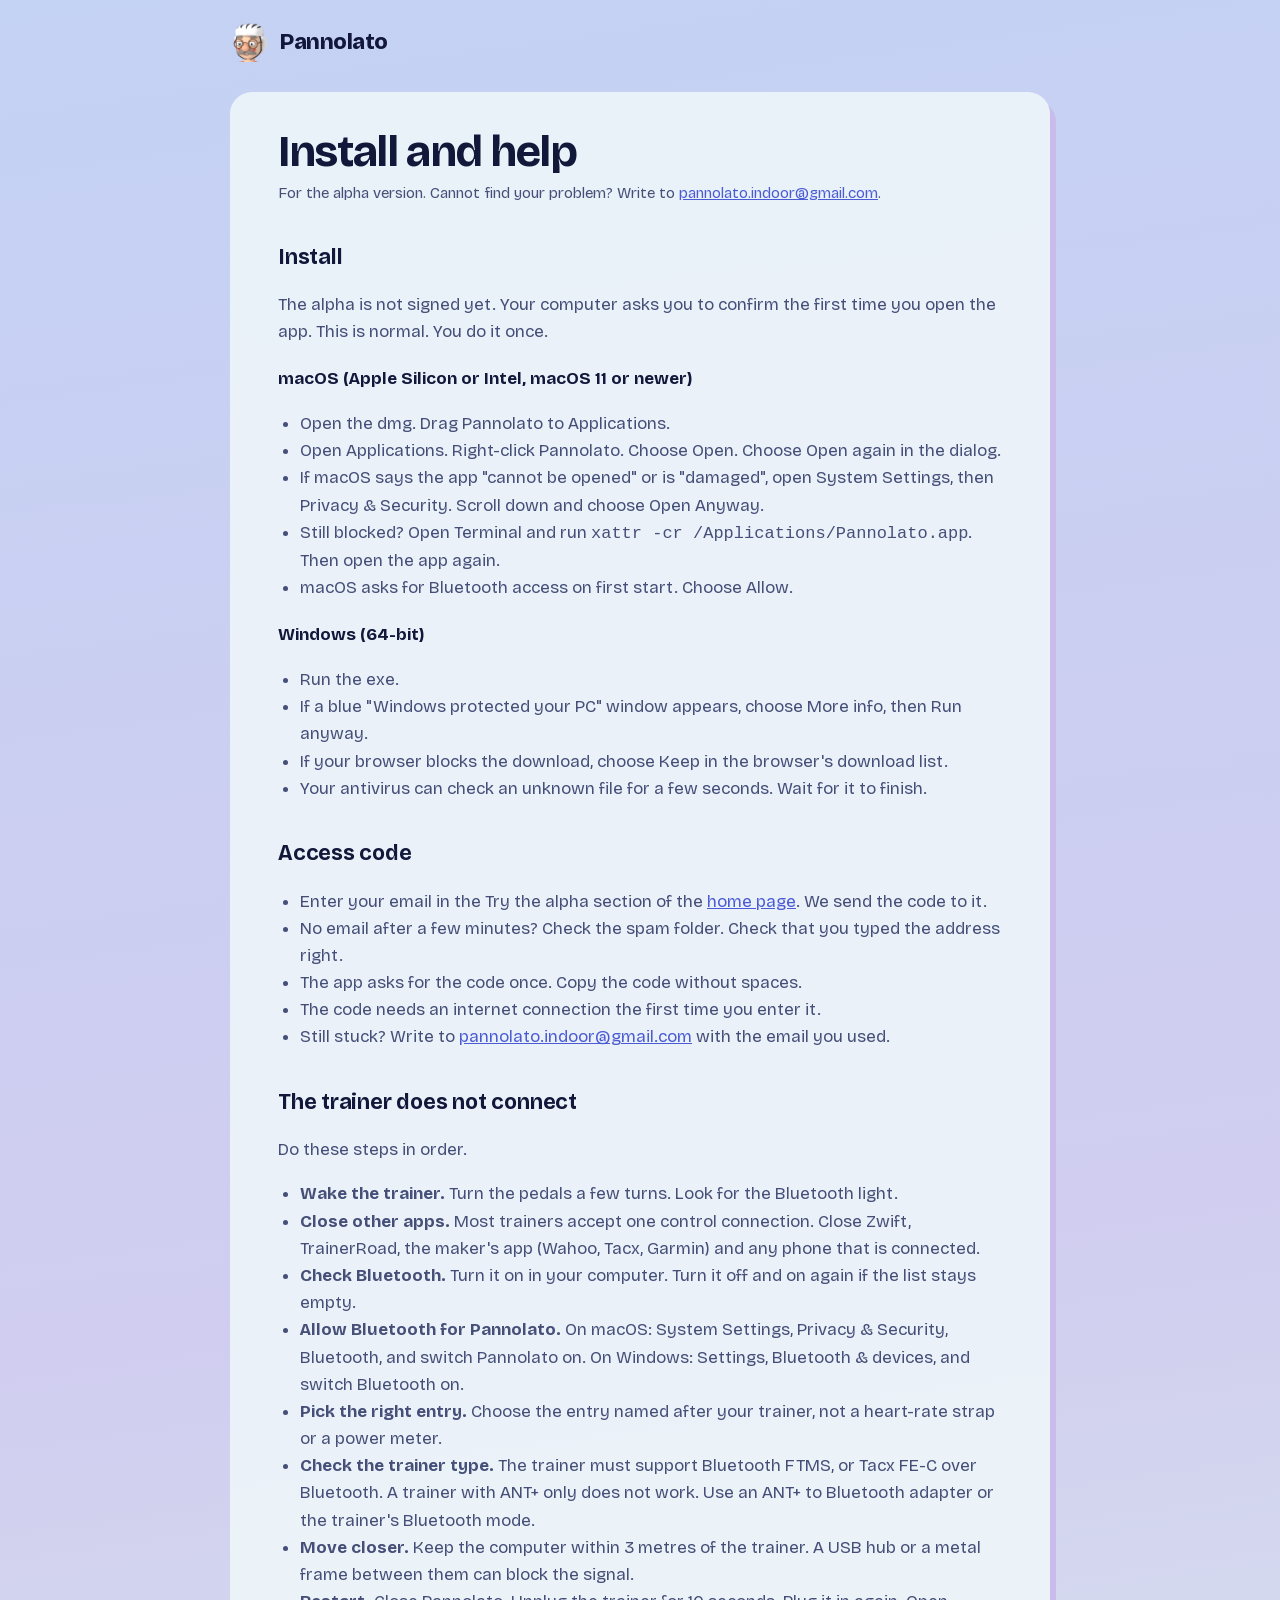
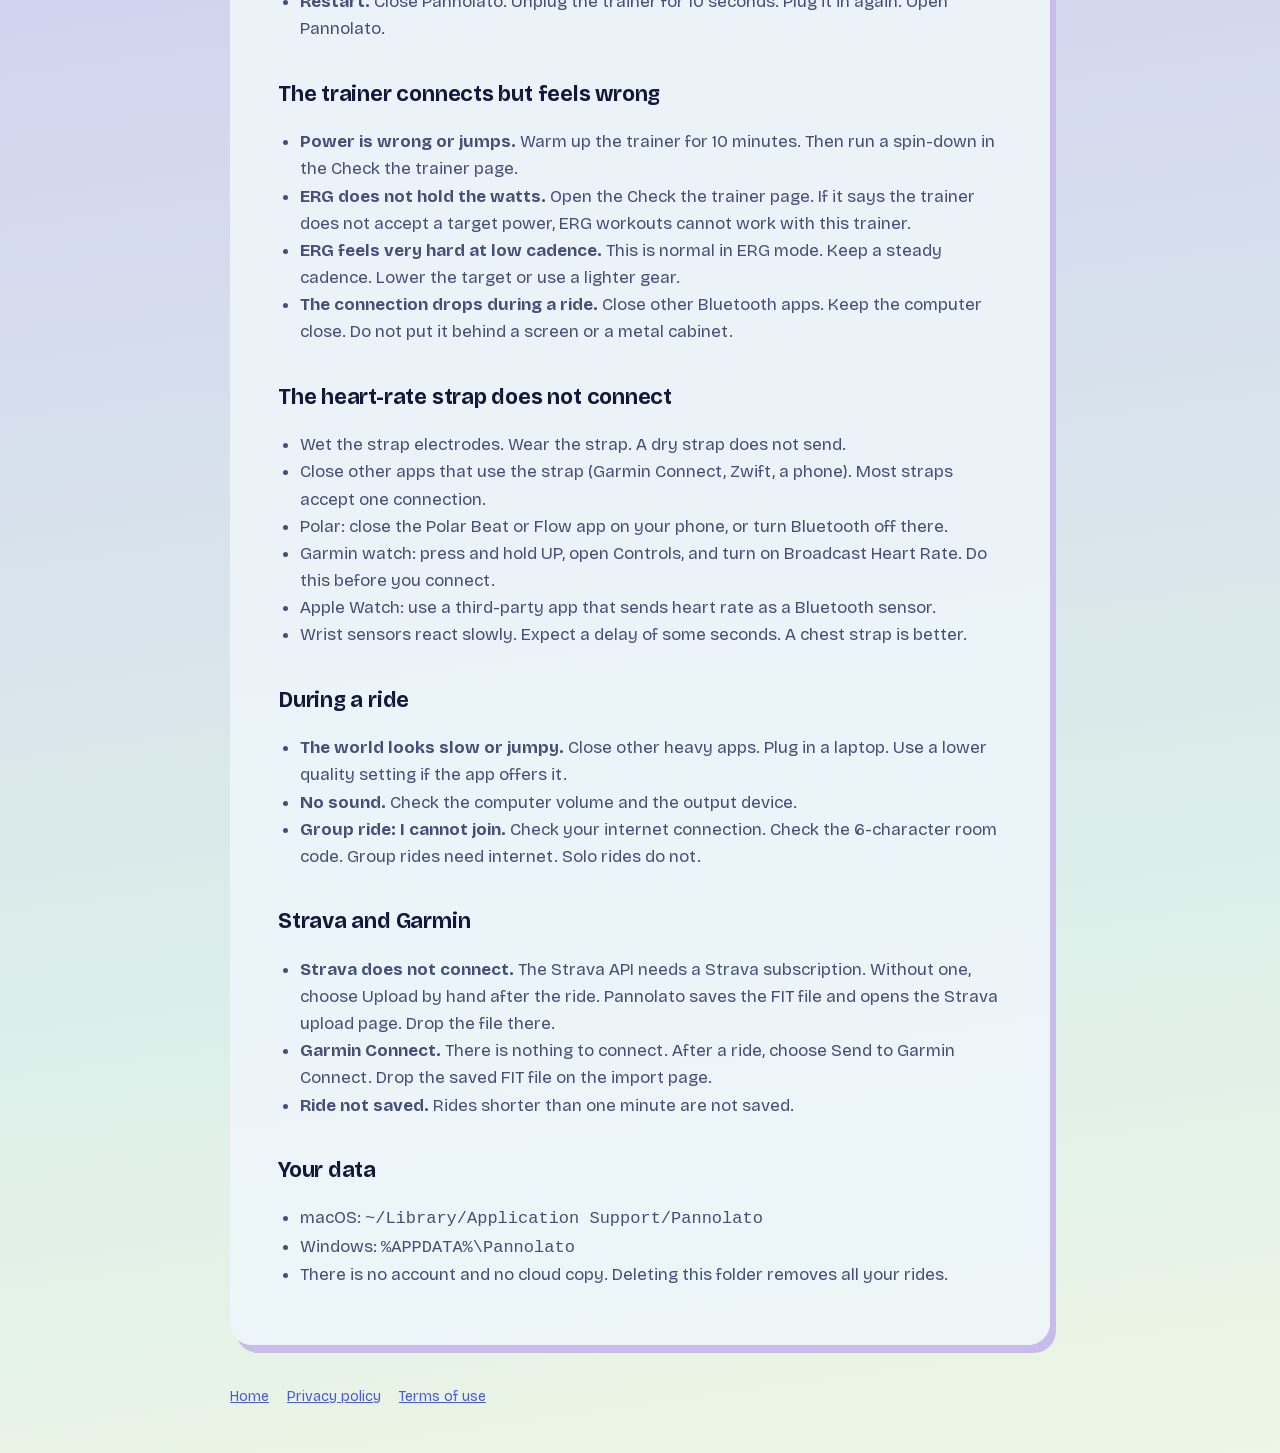
<file: help.html>
<!doctype html>
<html lang="en">
<head>
<meta charset="utf-8">
<meta name="viewport" content="width=device-width, initial-scale=1">
<title>Pannolato: install and help</title>
<meta name="description" content="How to install Pannolato on Mac and Windows, and what to do when the trainer, the heart-rate strap or the access code does not work.">
<link rel="icon" href="media/logo.png">
<link rel="stylesheet" href="legal.css">
</head>
<body>
<header><div class="wrap"><a class="brand" href="./"><img src="media/logo.png" alt="" width="40" height="40"><b>Pannolato</b></a></div></header>

<div class="wrap">
<main>
  <h1>Install and help</h1>
  <p class="meta">For the alpha version. Cannot find your problem? Write to <a href="mailto:pannolato.indoor@gmail.com">pannolato.indoor@gmail.com</a>.</p>

  <h2 id="install">Install</h2>
  <p>The alpha is not signed yet. Your computer asks you to confirm the first time you open the app. This is normal. You do it once.</p>

  <h3>macOS (Apple Silicon or Intel, macOS 11 or newer)</h3>
  <ul>
    <li>Open the dmg. Drag Pannolato to Applications.</li>
    <li>Open Applications. Right-click Pannolato. Choose Open. Choose Open again in the dialog.</li>
    <li>If macOS says the app "cannot be opened" or is "damaged", open System Settings, then Privacy &amp; Security. Scroll down and choose Open Anyway.</li>
    <li>Still blocked? Open Terminal and run <code>xattr -cr /Applications/Pannolato.app</code>. Then open the app again.</li>
    <li>macOS asks for Bluetooth access on first start. Choose Allow.</li>
  </ul>

  <h3>Windows (64-bit)</h3>
  <ul>
    <li>Run the exe.</li>
    <li>If a blue "Windows protected your PC" window appears, choose More info, then Run anyway.</li>
    <li>If your browser blocks the download, choose Keep in the browser's download list.</li>
    <li>Your antivirus can check an unknown file for a few seconds. Wait for it to finish.</li>
  </ul>

  <h2 id="code">Access code</h2>
  <ul>
    <li>Enter your email in the Try the alpha section of the <a href="./#download">home page</a>. We send the code to it.</li>
    <li>No email after a few minutes? Check the spam folder. Check that you typed the address right.</li>
    <li>The app asks for the code once. Copy the code without spaces.</li>
    <li>The code needs an internet connection the first time you enter it.</li>
    <li>Still stuck? Write to <a href="mailto:pannolato.indoor@gmail.com">pannolato.indoor@gmail.com</a> with the email you used.</li>
  </ul>

  <h2 id="trainer">The trainer does not connect</h2>
  <p>Do these steps in order.</p>
  <ul>
    <li><b>Wake the trainer.</b> Turn the pedals a few turns. Look for the Bluetooth light.</li>
    <li><b>Close other apps.</b> Most trainers accept one control connection. Close Zwift, TrainerRoad, the maker's app (Wahoo, Tacx, Garmin) and any phone that is connected.</li>
    <li><b>Check Bluetooth.</b> Turn it on in your computer. Turn it off and on again if the list stays empty.</li>
    <li><b>Allow Bluetooth for Pannolato.</b> On macOS: System Settings, Privacy &amp; Security, Bluetooth, and switch Pannolato on. On Windows: Settings, Bluetooth &amp; devices, and switch Bluetooth on.</li>
    <li><b>Pick the right entry.</b> Choose the entry named after your trainer, not a heart-rate strap or a power meter.</li>
    <li><b>Check the trainer type.</b> The trainer must support Bluetooth FTMS, or Tacx FE-C over Bluetooth. A trainer with ANT+ only does not work. Use an ANT+ to Bluetooth adapter or the trainer's Bluetooth mode.</li>
    <li><b>Move closer.</b> Keep the computer within 3 metres of the trainer. A USB hub or a metal frame between them can block the signal.</li>
    <li><b>Restart.</b> Close Pannolato. Unplug the trainer for 10 seconds. Plug it in again. Open Pannolato.</li>
  </ul>

  <h2 id="trainer-issues">The trainer connects but feels wrong</h2>
  <ul>
    <li><b>Power is wrong or jumps.</b> Warm up the trainer for 10 minutes. Then run a spin-down in the Check the trainer page.</li>
    <li><b>ERG does not hold the watts.</b> Open the Check the trainer page. If it says the trainer does not accept a target power, ERG workouts cannot work with this trainer.</li>
    <li><b>ERG feels very hard at low cadence.</b> This is normal in ERG mode. Keep a steady cadence. Lower the target or use a lighter gear.</li>
    <li><b>The connection drops during a ride.</b> Close other Bluetooth apps. Keep the computer close. Do not put it behind a screen or a metal cabinet.</li>
  </ul>

  <h2 id="hr">The heart-rate strap does not connect</h2>
  <ul>
    <li>Wet the strap electrodes. Wear the strap. A dry strap does not send.</li>
    <li>Close other apps that use the strap (Garmin Connect, Zwift, a phone). Most straps accept one connection.</li>
    <li>Polar: close the Polar Beat or Flow app on your phone, or turn Bluetooth off there.</li>
    <li>Garmin watch: press and hold UP, open Controls, and turn on Broadcast Heart Rate. Do this before you connect.</li>
    <li>Apple Watch: use a third-party app that sends heart rate as a Bluetooth sensor.</li>
    <li>Wrist sensors react slowly. Expect a delay of some seconds. A chest strap is better.</li>
  </ul>

  <h2 id="ride">During a ride</h2>
  <ul>
    <li><b>The world looks slow or jumpy.</b> Close other heavy apps. Plug in a laptop. Use a lower quality setting if the app offers it.</li>
    <li><b>No sound.</b> Check the computer volume and the output device.</li>
    <li><b>Group ride: I cannot join.</b> Check your internet connection. Check the 6-character room code. Group rides need internet. Solo rides do not.</li>
  </ul>

  <h2 id="upload">Strava and Garmin</h2>
  <ul>
    <li><b>Strava does not connect.</b> The Strava API needs a Strava subscription. Without one, choose Upload by hand after the ride. Pannolato saves the FIT file and opens the Strava upload page. Drop the file there.</li>
    <li><b>Garmin Connect.</b> There is nothing to connect. After a ride, choose Send to Garmin Connect. Drop the saved FIT file on the import page.</li>
    <li><b>Ride not saved.</b> Rides shorter than one minute are not saved.</li>
  </ul>

  <h2 id="data">Your data</h2>
  <ul>
    <li>macOS: <code>~/Library/Application Support/Pannolato</code></li>
    <li>Windows: <code>%APPDATA%\Pannolato</code></li>
    <li>There is no account and no cloud copy. Deleting this folder removes all your rides.</li>
  </ul>
</main>

<footer>
  <a href="./">Home</a>
  <a href="privacy.html">Privacy policy</a>
  <a href="terms.html">Terms of use</a>
</footer>
</div>
</body>
</html>
</file>
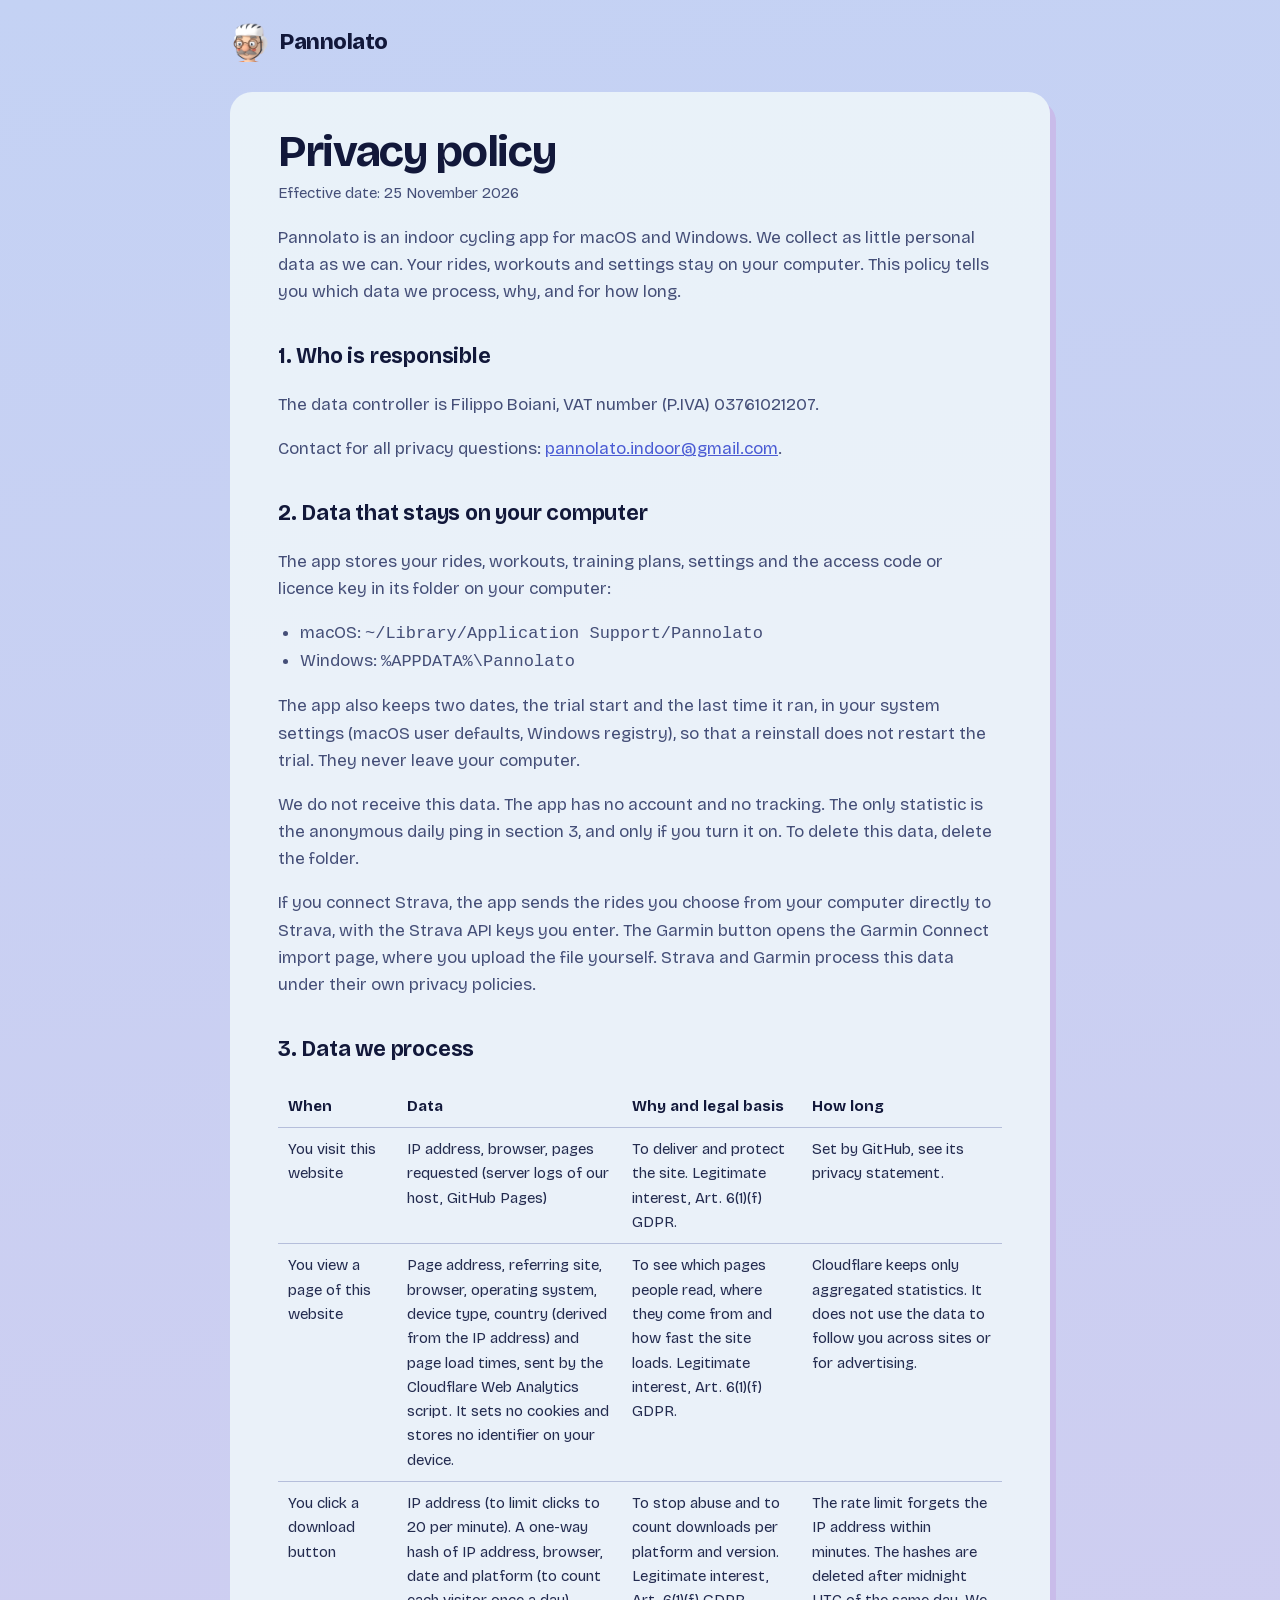
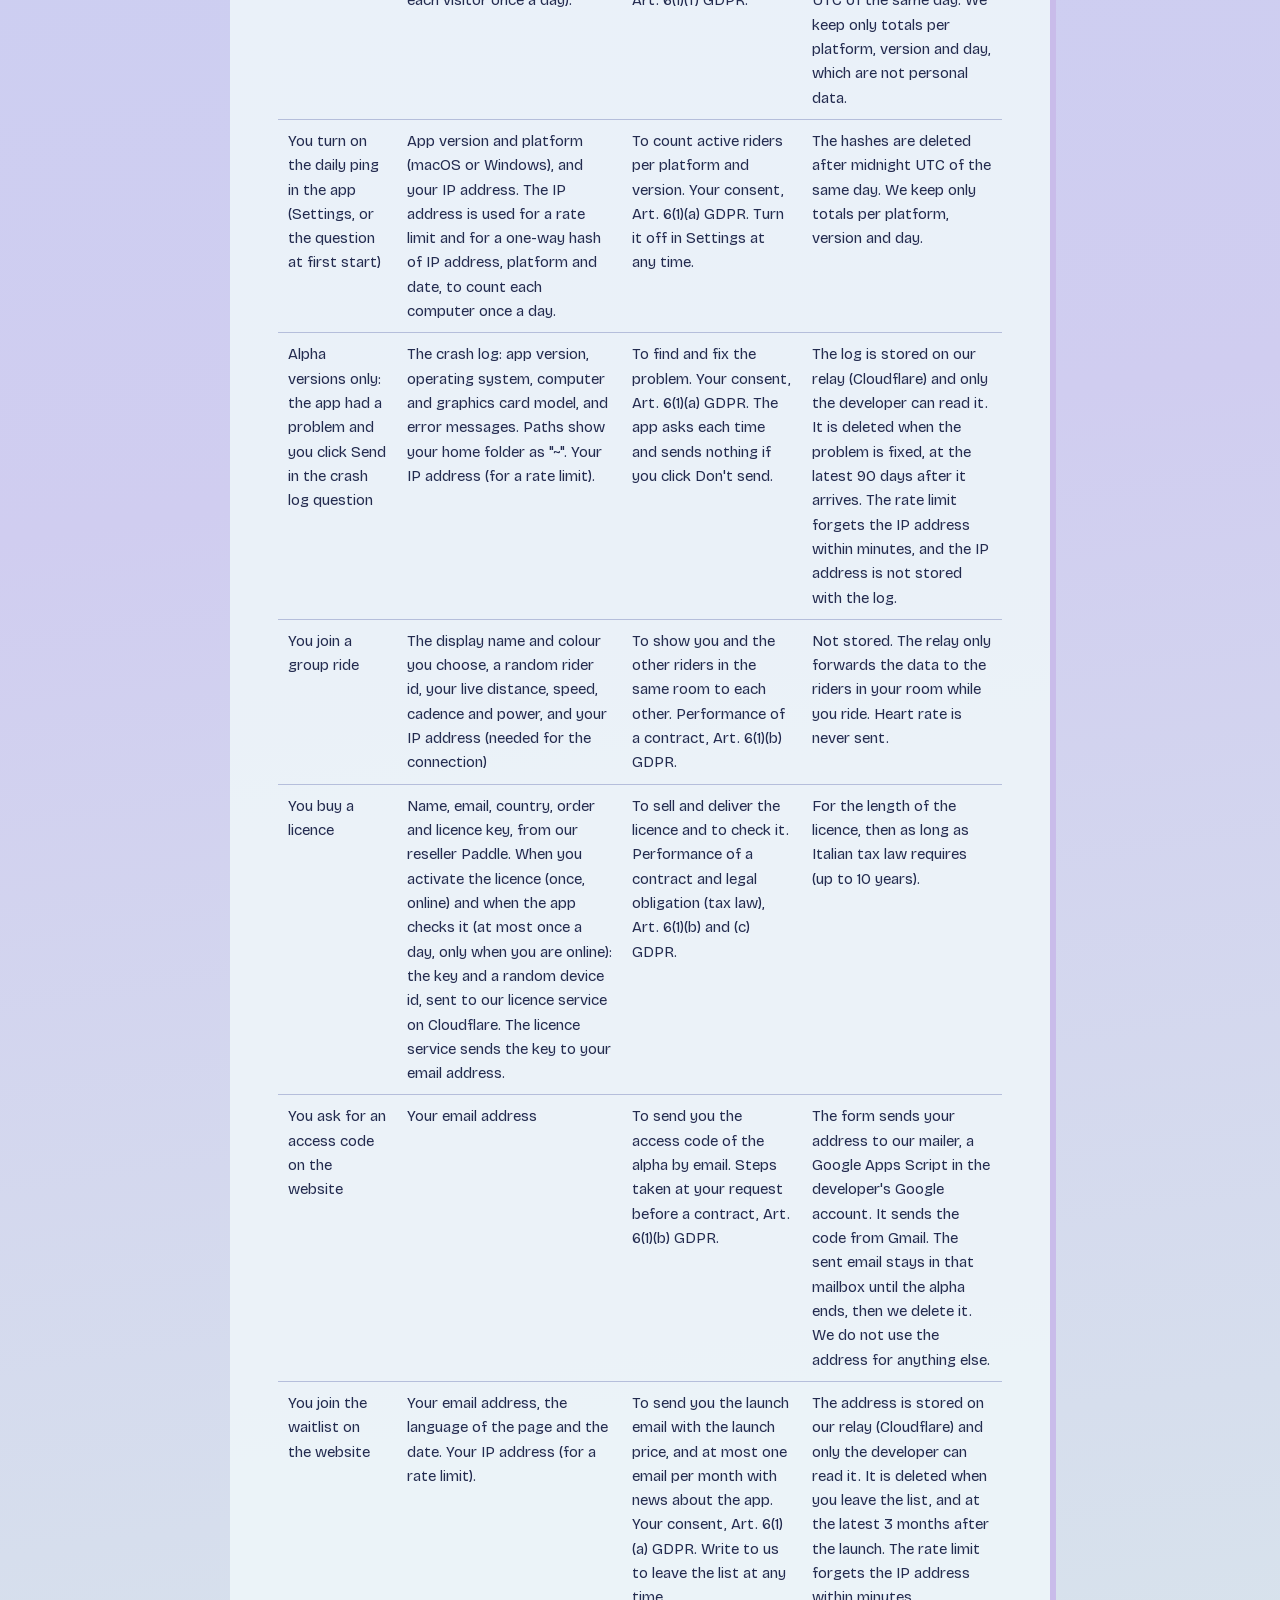
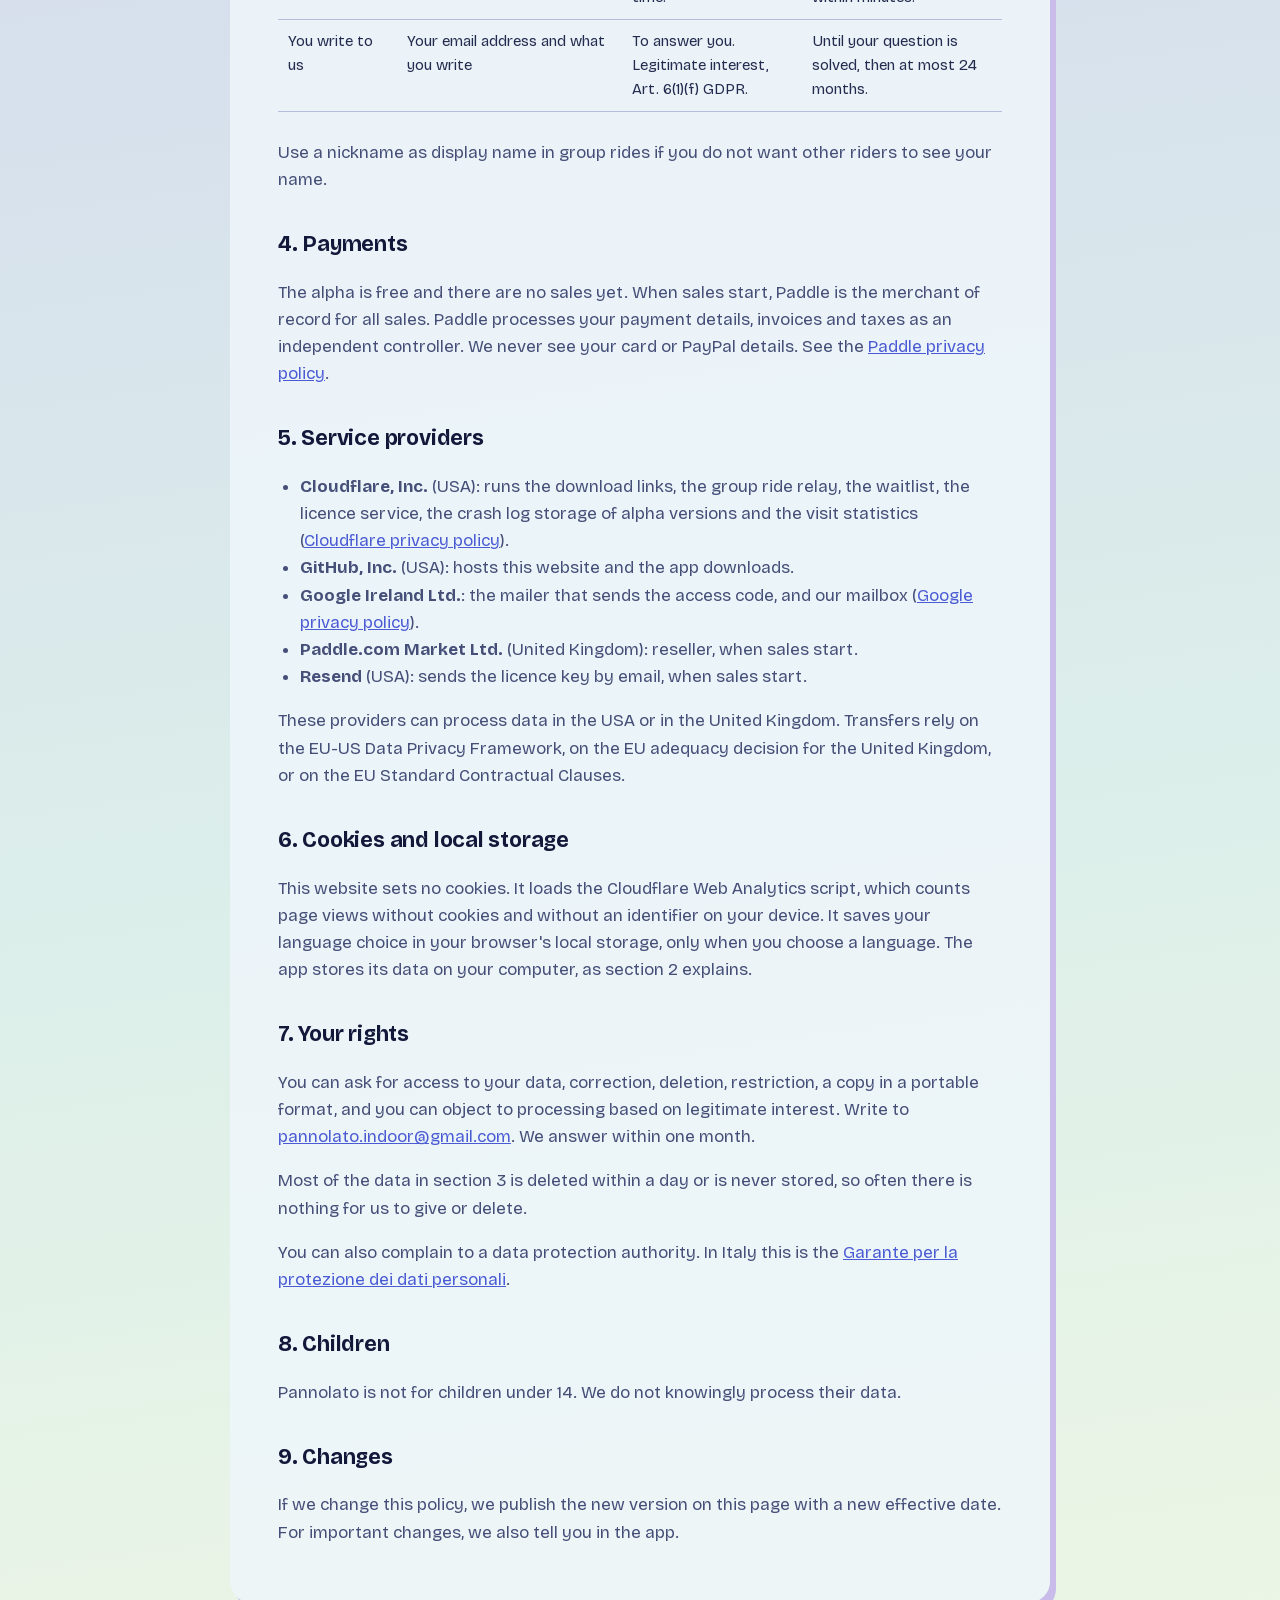
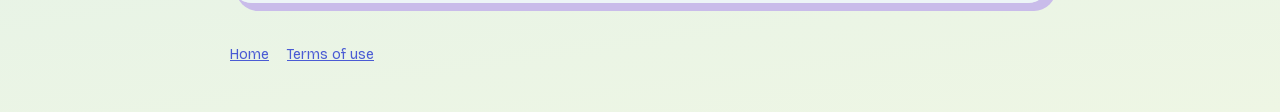
<file: privacy.html>
<!doctype html>
<html lang="en">
<head>
<meta charset="utf-8">
<meta name="viewport" content="width=device-width, initial-scale=1">
<title>Pannolato: privacy policy</title>
<link rel="icon" href="media/logo.png">
<link rel="stylesheet" href="legal.css">
</head>
<body>
<header><div class="wrap"><a class="brand" href="./"><img src="media/logo.png" alt="" width="40" height="40"><b>Pannolato</b></a></div></header>

<div class="wrap">
<main>
  <h1>Privacy policy</h1>
  <p class="meta">Effective date: 25 November 2026</p>

  <p>Pannolato is an indoor cycling app for macOS and Windows. We collect as little personal data as we can. Your rides, workouts and settings stay on your computer. This policy tells you which data we process, why, and for how long.</p>

  <h2>1. Who is responsible</h2>
  <p>The data controller is Filippo Boiani, VAT number (P.IVA) 03761021207.</p>
  <p>Contact for all privacy questions: <a href="mailto:pannolato.indoor@gmail.com">pannolato.indoor@gmail.com</a>.</p>

  <h2>2. Data that stays on your computer</h2>
  <p>The app stores your rides, workouts, training plans, settings and the access code or licence key in its folder on your computer:</p>
  <ul>
    <li>macOS: <code>~/Library/Application Support/Pannolato</code></li>
    <li>Windows: <code>%APPDATA%\Pannolato</code></li>
  </ul>
  <p>The app also keeps two dates, the trial start and the last time it ran, in your system settings (macOS user defaults, Windows registry), so that a reinstall does not restart the trial. They never leave your computer.</p>
  <p>We do not receive this data. The app has no account and no tracking. The only statistic is the anonymous daily ping in section 3, and only if you turn it on. To delete this data, delete the folder.</p>
  <p>If you connect Strava, the app sends the rides you choose from your computer directly to Strava, with the Strava API keys you enter. The Garmin button opens the Garmin Connect import page, where you upload the file yourself. Strava and Garmin process this data under their own privacy policies.</p>

  <h2>3. Data we process</h2>
  <div class="scroll">
  <table>
    <thead><tr><th>When</th><th>Data</th><th>Why and legal basis</th><th>How long</th></tr></thead>
    <tbody>
      <tr>
        <td>You visit this website</td>
        <td>IP address, browser, pages requested (server logs of our host, GitHub Pages)</td>
        <td>To deliver and protect the site. Legitimate interest, Art. 6(1)(f) GDPR.</td>
        <td>Set by GitHub, see its privacy statement.</td>
      </tr>
      <tr>
        <td>You view a page of this website</td>
        <td>Page address, referring site, browser, operating system, device type, country (derived from the IP address) and page load times, sent by the Cloudflare Web Analytics script. It sets no cookies and stores no identifier on your device.</td>
        <td>To see which pages people read, where they come from and how fast the site loads. Legitimate interest, Art. 6(1)(f) GDPR.</td>
        <td>Cloudflare keeps only aggregated statistics. It does not use the data to follow you across sites or for advertising.</td>
      </tr>
      <tr>
        <td>You click a download button</td>
        <td>IP address (to limit clicks to 20 per minute). A one-way hash of IP address, browser, date and platform (to count each visitor once a day).</td>
        <td>To stop abuse and to count downloads per platform and version. Legitimate interest, Art. 6(1)(f) GDPR.</td>
        <td>The rate limit forgets the IP address within minutes. The hashes are deleted after midnight UTC of the same day. We keep only totals per platform, version and day, which are not personal data.</td>
      </tr>
      <tr>
        <td>You turn on the daily ping in the app (Settings, or the question at first start)</td>
        <td>App version and platform (macOS or Windows), and your IP address. The IP address is used for a rate limit and for a one-way hash of IP address, platform and date, to count each computer once a day.</td>
        <td>To count active riders per platform and version. Your consent, Art. 6(1)(a) GDPR. Turn it off in Settings at any time.</td>
        <td>The hashes are deleted after midnight UTC of the same day. We keep only totals per platform, version and day.</td>
      </tr>
      <tr>
        <td>Alpha versions only: the app had a problem and you click Send in the crash log question</td>
        <td>The crash log: app version, operating system, computer and graphics card model, and error messages. Paths show your home folder as "~". Your IP address (for a rate limit).</td>
        <td>To find and fix the problem. Your consent, Art. 6(1)(a) GDPR. The app asks each time and sends nothing if you click Don't send.</td>
        <td>The log is stored on our relay (Cloudflare) and only the developer can read it. It is deleted when the problem is fixed, at the latest 90 days after it arrives. The rate limit forgets the IP address within minutes, and the IP address is not stored with the log.</td>
      </tr>
      <tr>
        <td>You join a group ride</td>
        <td>The display name and colour you choose, a random rider id, your live distance, speed, cadence and power, and your IP address (needed for the connection)</td>
        <td>To show you and the other riders in the same room to each other. Performance of a contract, Art. 6(1)(b) GDPR.</td>
        <td>Not stored. The relay only forwards the data to the riders in your room while you ride. Heart rate is never sent.</td>
      </tr>
      <tr>
        <td>You buy a licence</td>
        <td>Name, email, country, order and licence key, from our reseller Paddle. When you activate the licence (once, online) and when the app checks it (at most once a day, only when you are online): the key and a random device id, sent to our licence service on Cloudflare. The licence service sends the key to your email address.</td>
        <td>To sell and deliver the licence and to check it. Performance of a contract and legal obligation (tax law), Art. 6(1)(b) and (c) GDPR.</td>
        <td>For the length of the licence, then as long as Italian tax law requires (up to 10 years).</td>
      </tr>
      <tr>
        <td>You ask for an access code on the website</td>
        <td>Your email address</td>
        <td>To send you the access code of the alpha by email. Steps taken at your request before a contract, Art. 6(1)(b) GDPR.</td>
        <td>The form sends your address to our mailer, a Google Apps Script in the developer's Google account. It sends the code from Gmail. The sent email stays in that mailbox until the alpha ends, then we delete it. We do not use the address for anything else.</td>
      </tr>
      <tr>
        <td>You join the waitlist on the website</td>
        <td>Your email address, the language of the page and the date. Your IP address (for a rate limit).</td>
        <td>To send you the launch email with the launch price, and at most one email per month with news about the app. Your consent, Art. 6(1)(a) GDPR. Write to us to leave the list at any time.</td>
        <td>The address is stored on our relay (Cloudflare) and only the developer can read it. It is deleted when you leave the list, and at the latest 3 months after the launch. The rate limit forgets the IP address within minutes.</td>
      </tr>
      <tr>
        <td>You write to us</td>
        <td>Your email address and what you write</td>
        <td>To answer you. Legitimate interest, Art. 6(1)(f) GDPR.</td>
        <td>Until your question is solved, then at most 24 months.</td>
      </tr>
    </tbody>
  </table>
  </div>
  <p>Use a nickname as display name in group rides if you do not want other riders to see your name.</p>

  <h2>4. Payments</h2>
  <p>The alpha is free and there are no sales yet. When sales start, Paddle is the merchant of record for all sales. Paddle processes your payment details, invoices and taxes as an independent controller. We never see your card or PayPal details. See the <a href="https://www.paddle.com/legal/privacy">Paddle privacy policy</a>.</p>

  <h2>5. Service providers</h2>
  <ul>
    <li><b>Cloudflare, Inc.</b> (USA): runs the download links, the group ride relay, the waitlist, the licence service, the crash log storage of alpha versions and the visit statistics (<a href="https://www.cloudflare.com/privacypolicy/">Cloudflare privacy policy</a>).</li>
    <li><b>GitHub, Inc.</b> (USA): hosts this website and the app downloads.</li>
    <li><b>Google Ireland Ltd.</b>: the mailer that sends the access code, and our mailbox (<a href="https://policies.google.com/privacy">Google privacy policy</a>).</li>
    <li><b>Paddle.com Market Ltd.</b> (United Kingdom): reseller, when sales start.</li>
    <li><b>Resend</b> (USA): sends the licence key by email, when sales start.</li>
  </ul>
  <p>These providers can process data in the USA or in the United Kingdom. Transfers rely on the EU-US Data Privacy Framework, on the EU adequacy decision for the United Kingdom, or on the EU Standard Contractual Clauses.</p>

  <h2>6. Cookies and local storage</h2>
  <p>This website sets no cookies. It loads the Cloudflare Web Analytics script, which counts page views without cookies and without an identifier on your device. It saves your language choice in your browser's local storage, only when you choose a language. The app stores its data on your computer, as section 2 explains.</p>

  <h2>7. Your rights</h2>
  <p>You can ask for access to your data, correction, deletion, restriction, a copy in a portable format, and you can object to processing based on legitimate interest. Write to <a href="mailto:pannolato.indoor@gmail.com">pannolato.indoor@gmail.com</a>. We answer within one month.</p>
  <p>Most of the data in section 3 is deleted within a day or is never stored, so often there is nothing for us to give or delete.</p>
  <p>You can also complain to a data protection authority. In Italy this is the <a href="https://www.garanteprivacy.it">Garante per la protezione dei dati personali</a>.</p>

  <h2>8. Children</h2>
  <p>Pannolato is not for children under 14. We do not knowingly process their data.</p>

  <h2>9. Changes</h2>
  <p>If we change this policy, we publish the new version on this page with a new effective date. For important changes, we also tell you in the app.</p>
</main>
<footer><a href="./">Home</a><a href="terms.html">Terms of use</a></footer>
</div>
<!-- Cloudflare Web Analytics: cookieless page-view stats (privacy policy, section 3). -->
<script type="module" src="https://static.cloudflareinsights.com/beacon.min.js" data-cf-beacon='{"token": "c6a4f3487c094c5e929aa57c2af24143"}'></script>
</body>
</html>
</file>
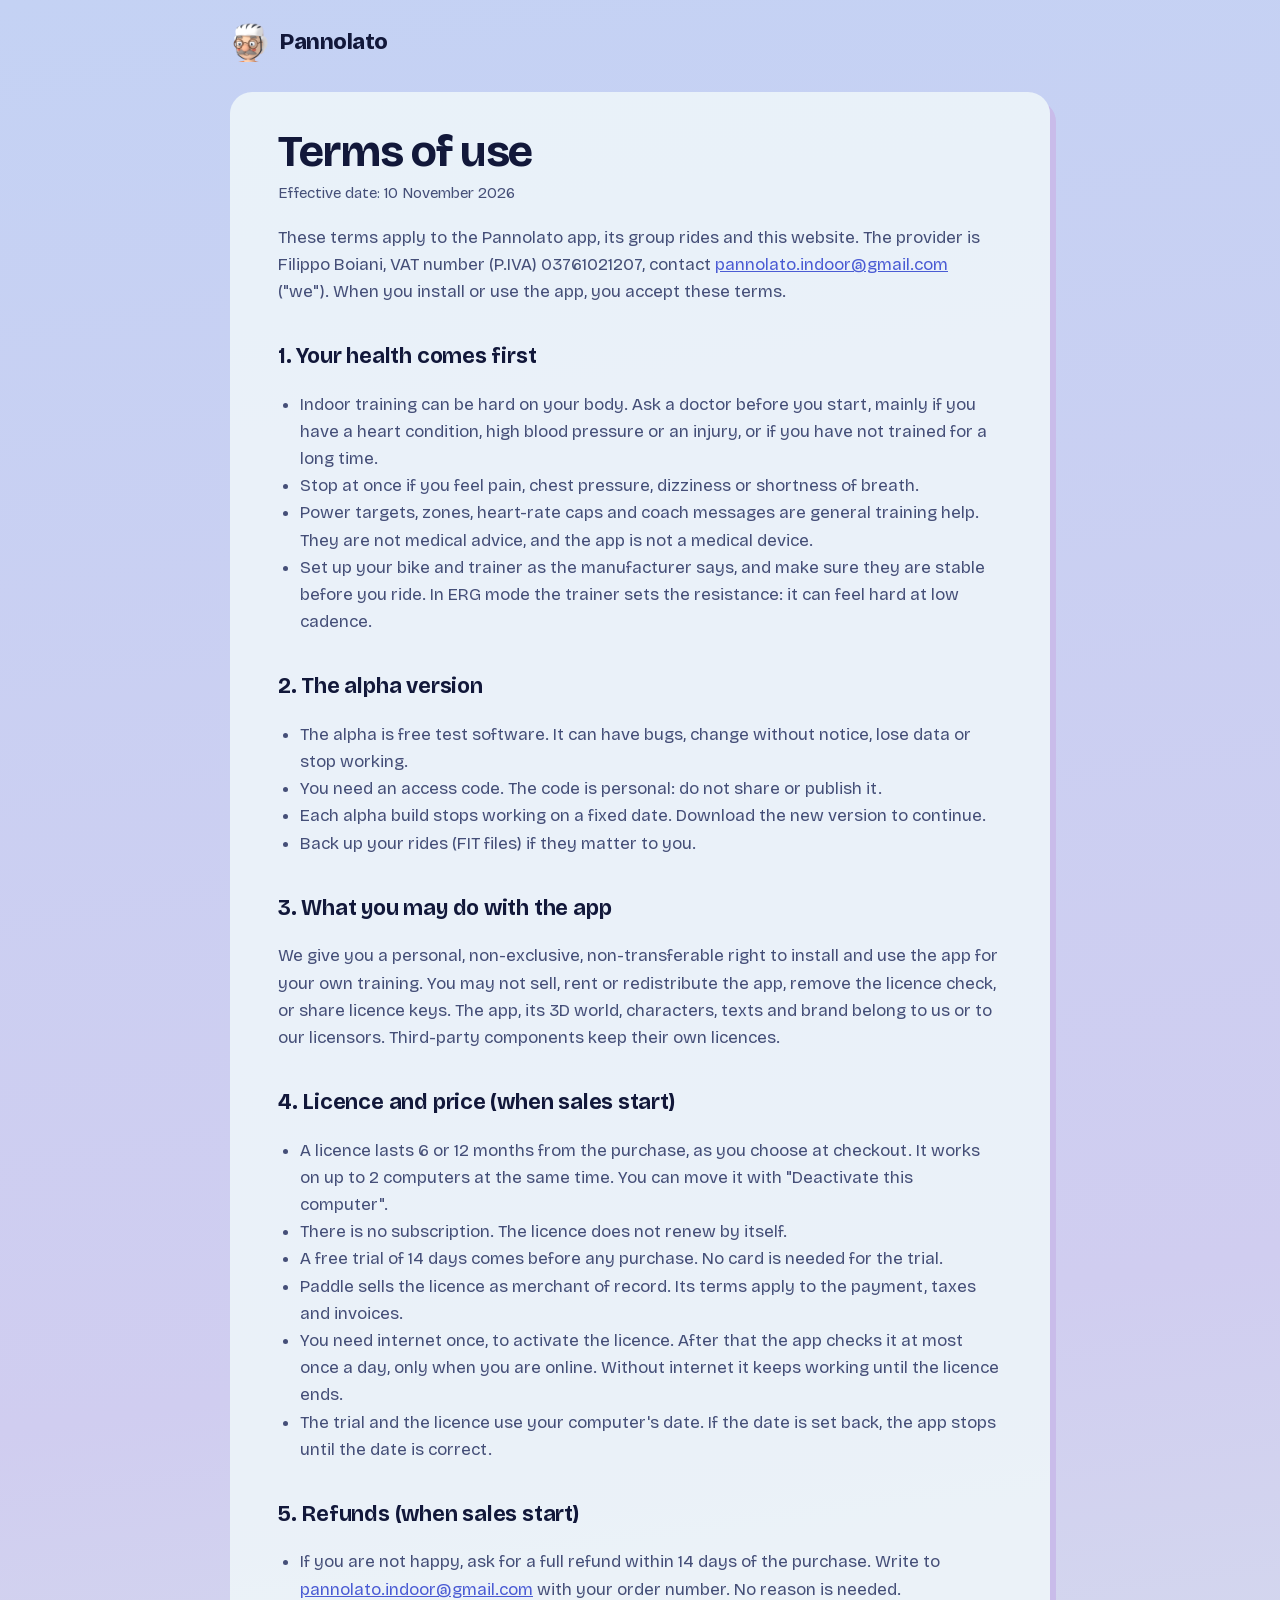
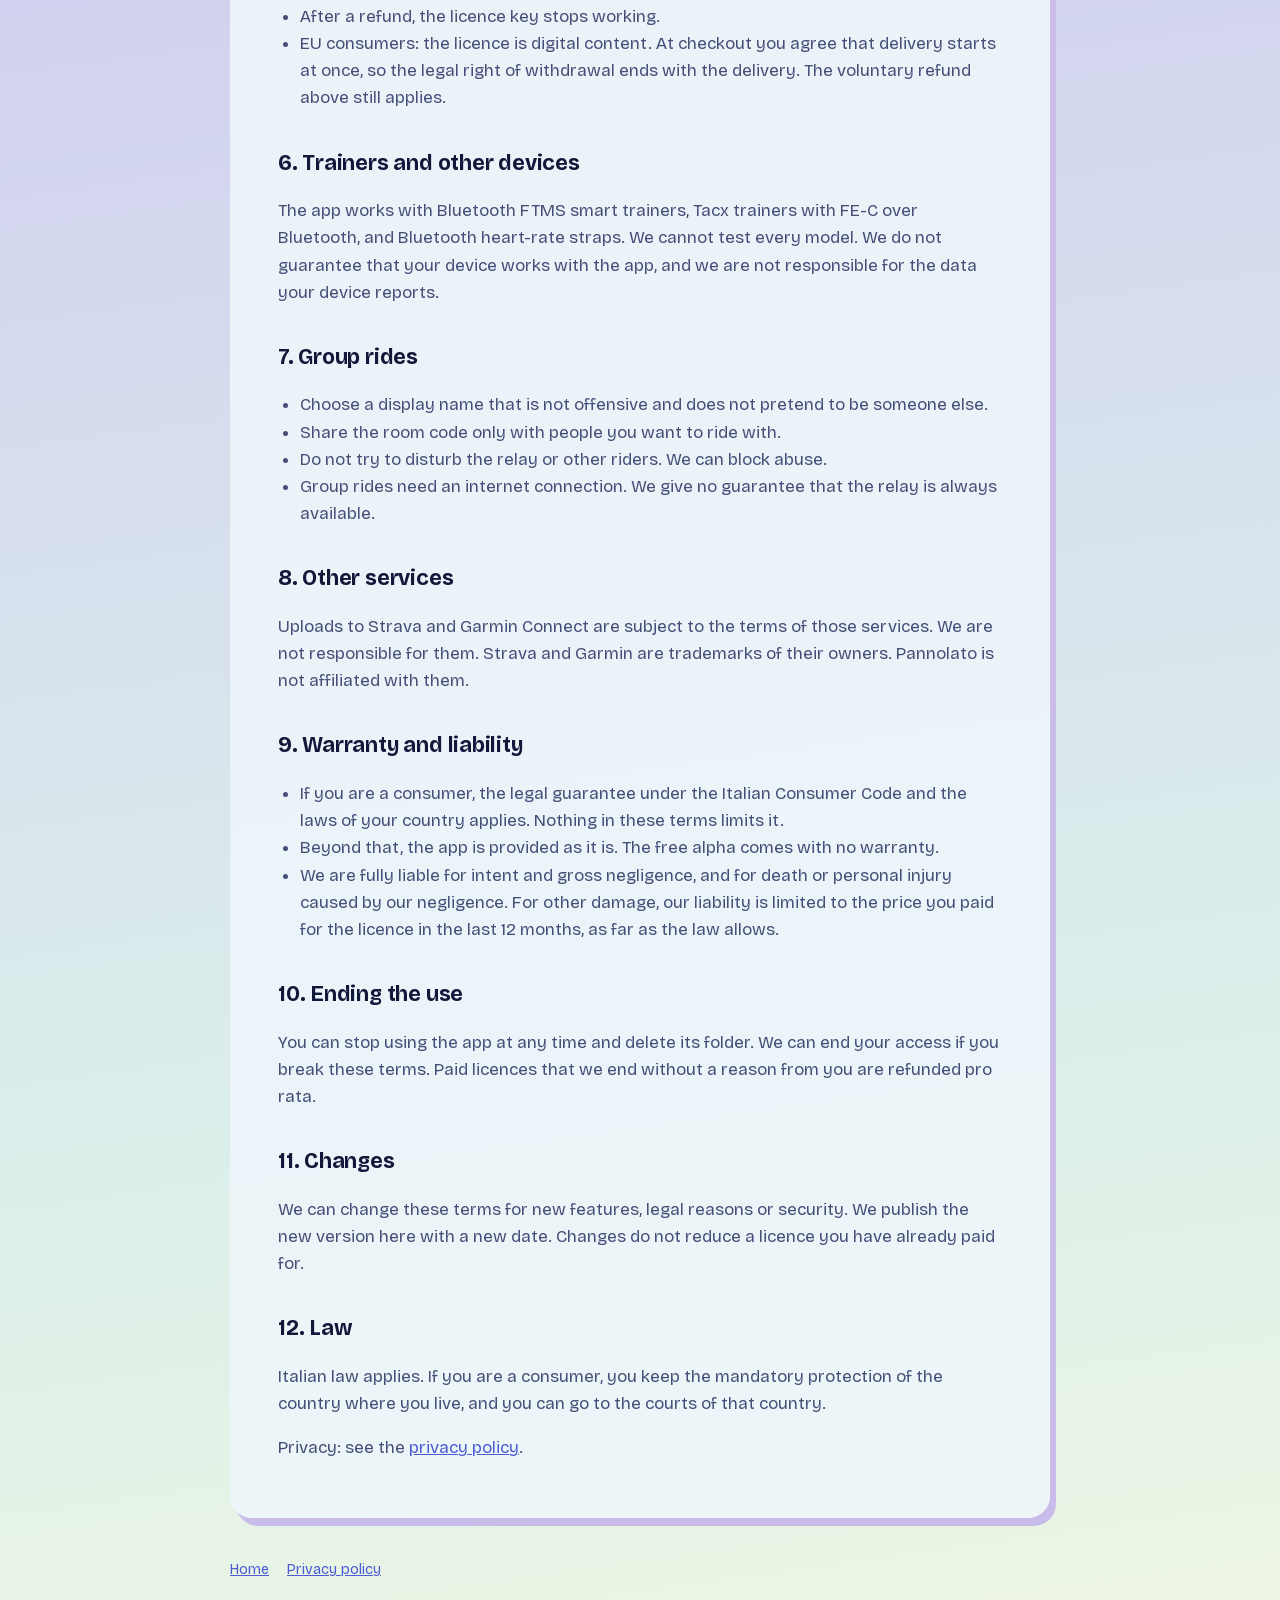
<file: terms.html>
<!doctype html>
<html lang="en">
<head>
<meta charset="utf-8">
<meta name="viewport" content="width=device-width, initial-scale=1">
<title>Pannolato: terms of use</title>
<link rel="icon" href="media/logo.png">
<link rel="stylesheet" href="legal.css">
</head>
<body>
<header><div class="wrap"><a class="brand" href="./"><img src="media/logo.png" alt="" width="40" height="40"><b>Pannolato</b></a></div></header>

<div class="wrap">
<main>
  <h1>Terms of use</h1>
  <p class="meta">Effective date: 10 November 2026</p>

  <p>These terms apply to the Pannolato app, its group rides and this website. The provider is Filippo Boiani, VAT number (P.IVA) 03761021207, contact <a href="mailto:pannolato.indoor@gmail.com">pannolato.indoor@gmail.com</a> ("we"). When you install or use the app, you accept these terms.</p>

  <h2>1. Your health comes first</h2>
  <ul>
    <li>Indoor training can be hard on your body. Ask a doctor before you start, mainly if you have a heart condition, high blood pressure or an injury, or if you have not trained for a long time.</li>
    <li>Stop at once if you feel pain, chest pressure, dizziness or shortness of breath.</li>
    <li>Power targets, zones, heart-rate caps and coach messages are general training help. They are not medical advice, and the app is not a medical device.</li>
    <li>Set up your bike and trainer as the manufacturer says, and make sure they are stable before you ride. In ERG mode the trainer sets the resistance: it can feel hard at low cadence.</li>
  </ul>

  <h2>2. The alpha version</h2>
  <ul>
    <li>The alpha is free test software. It can have bugs, change without notice, lose data or stop working.</li>
    <li>You need an access code. The code is personal: do not share or publish it.</li>
    <li>Each alpha build stops working on a fixed date. Download the new version to continue.</li>
    <li>Back up your rides (FIT files) if they matter to you.</li>
  </ul>

  <h2>3. What you may do with the app</h2>
  <p>We give you a personal, non-exclusive, non-transferable right to install and use the app for your own training. You may not sell, rent or redistribute the app, remove the licence check, or share licence keys. The app, its 3D world, characters, texts and brand belong to us or to our licensors. Third-party components keep their own licences.</p>

  <h2>4. Licence and price (when sales start)</h2>
  <ul>
    <li>A licence lasts 6 or 12 months from the purchase, as you choose at checkout. It works on up to 2 computers at the same time. You can move it with "Deactivate this computer".</li>
    <li>There is no subscription. The licence does not renew by itself.</li>
    <li>A free trial of 14 days comes before any purchase. No card is needed for the trial.</li>
    <li>Paddle sells the licence as merchant of record. Its terms apply to the payment, taxes and invoices.</li>
    <li>You need internet once, to activate the licence. After that the app checks it at most once a day, only when you are online. Without internet it keeps working until the licence ends.</li>
    <li>The trial and the licence use your computer's date. If the date is set back, the app stops until the date is correct.</li>
  </ul>

  <h2>5. Refunds (when sales start)</h2>
  <ul>
    <li>If you are not happy, ask for a full refund within 14 days of the purchase. Write to <a href="mailto:pannolato.indoor@gmail.com">pannolato.indoor@gmail.com</a> with your order number. No reason is needed.</li>
    <li>After a refund, the licence key stops working.</li>
    <li>EU consumers: the licence is digital content. At checkout you agree that delivery starts at once, so the legal right of withdrawal ends with the delivery. The voluntary refund above still applies.</li>
  </ul>

  <h2>6. Trainers and other devices</h2>
  <p>The app works with Bluetooth FTMS smart trainers, Tacx trainers with FE-C over Bluetooth, and Bluetooth heart-rate straps. We cannot test every model. We do not guarantee that your device works with the app, and we are not responsible for the data your device reports.</p>

  <h2>7. Group rides</h2>
  <ul>
    <li>Choose a display name that is not offensive and does not pretend to be someone else.</li>
    <li>Share the room code only with people you want to ride with.</li>
    <li>Do not try to disturb the relay or other riders. We can block abuse.</li>
    <li>Group rides need an internet connection. We give no guarantee that the relay is always available.</li>
  </ul>

  <h2>8. Other services</h2>
  <p>Uploads to Strava and Garmin Connect are subject to the terms of those services. We are not responsible for them. Strava and Garmin are trademarks of their owners. Pannolato is not affiliated with them.</p>

  <h2>9. Warranty and liability</h2>
  <ul>
    <li>If you are a consumer, the legal guarantee under the Italian Consumer Code and the laws of your country applies. Nothing in these terms limits it.</li>
    <li>Beyond that, the app is provided as it is. The free alpha comes with no warranty.</li>
    <li>We are fully liable for intent and gross negligence, and for death or personal injury caused by our negligence. For other damage, our liability is limited to the price you paid for the licence in the last 12 months, as far as the law allows.</li>
  </ul>

  <h2>10. Ending the use</h2>
  <p>You can stop using the app at any time and delete its folder. We can end your access if you break these terms. Paid licences that we end without a reason from you are refunded pro rata.</p>

  <h2>11. Changes</h2>
  <p>We can change these terms for new features, legal reasons or security. We publish the new version here with a new date. Changes do not reduce a licence you have already paid for.</p>

  <h2>12. Law</h2>
  <p>Italian law applies. If you are a consumer, you keep the mandatory protection of the country where you live, and you can go to the courts of that country.</p>

  <p>Privacy: see the <a href="privacy.html">privacy policy</a>.</p>
</main>
<footer><a href="./">Home</a><a href="privacy.html">Privacy policy</a></footer>
</div>
<!-- Cloudflare Web Analytics: cookieless page-view stats (privacy policy, section 3). -->
<script type="module" src="https://static.cloudflareinsights.com/beacon.min.js" data-cf-beacon='{"token": "c6a4f3487c094c5e929aa57c2af24143"}'></script>
</body>
</html>
</file>
<file: legal.css>
/* Shared style of the legal pages (privacy, terms). Same tokens as index.html. */
@font-face {
  font-family: "Bricolage Grotesque"; font-style: normal; font-weight: 400 800; font-display: swap;
  src: url(media/bricolage-latin.woff2) format("woff2");
}
:root {
  color-scheme: light;
  --ink: #232b4f; --ink-dark: #12183a; --grey: #454f78; --line: #b5bedb; --blue: #4a5bd4;
  --mustard: #eeb04a; --print: #c9bcea; --panel: rgba(238, 245, 250, 0.9);
}
* { box-sizing: border-box; }
body {
  margin: 0; color: var(--ink); background: linear-gradient(172deg, #c4d2f4 0%, #d0cdf0 42%, #dcefea 82%, #eef6e4 100%);
  background-color: #d0cdf0; font: 17px/1.6 "Bricolage Grotesque", system-ui, sans-serif; -webkit-font-smoothing: antialiased;
}
a { color: var(--blue); }
a:focus-visible { outline: 3px solid var(--blue); outline-offset: 3px; }
.wrap { width: min(820px, 100% - 32px); margin-inline: auto; }
header { padding: 22px 0; }
.brand { display: inline-flex; align-items: center; gap: 10px; text-decoration: none; color: var(--ink-dark); }
.brand img { width: 40px; height: 40px; }
.brand b { font-size: 1.4rem; font-weight: 800; letter-spacing: -0.02em; }
main {
  background: var(--panel); border-radius: 22px; padding: 36px clamp(20px, 5vw, 48px) 40px; margin-bottom: 40px;
  box-shadow: 6px 8px 0 var(--print);
}
h1 { margin: 0 0 6px; font-size: clamp(2rem, 5vw, 2.8rem); line-height: 1.05; letter-spacing: -0.03em; color: var(--ink-dark); }
h2 { margin: 34px 0 8px; font-size: 1.35rem; color: var(--ink-dark); letter-spacing: -0.01em; }
h3 { margin: 20px 0 4px; font-size: 1.08rem; color: var(--ink-dark); }
p, li { color: var(--grey); }
ul { padding-left: 22px; }
.meta { color: var(--grey); font-size: 0.95rem; margin: 0 0 18px; }
table { width: 100%; border-collapse: collapse; font-size: 0.95rem; margin: 10px 0; }
th, td { text-align: left; vertical-align: top; padding: 9px 10px; border-bottom: 1px solid var(--line); }
th { color: var(--ink-dark); }
.scroll { overflow-x: auto; }
mark { background: #ffe3a3; color: var(--ink-dark); padding: 0 4px; border-radius: 4px; }
.draft {
  background: var(--ink-dark); color: #fff; border-radius: 14px; padding: 12px 16px; margin: 0 0 22px; font-size: 0.95rem;
}
.draft b { color: var(--mustard); }
footer { padding: 0 0 48px; color: var(--grey); font-size: 0.9rem; display: flex; flex-wrap: wrap; gap: 18px; }
</file>
